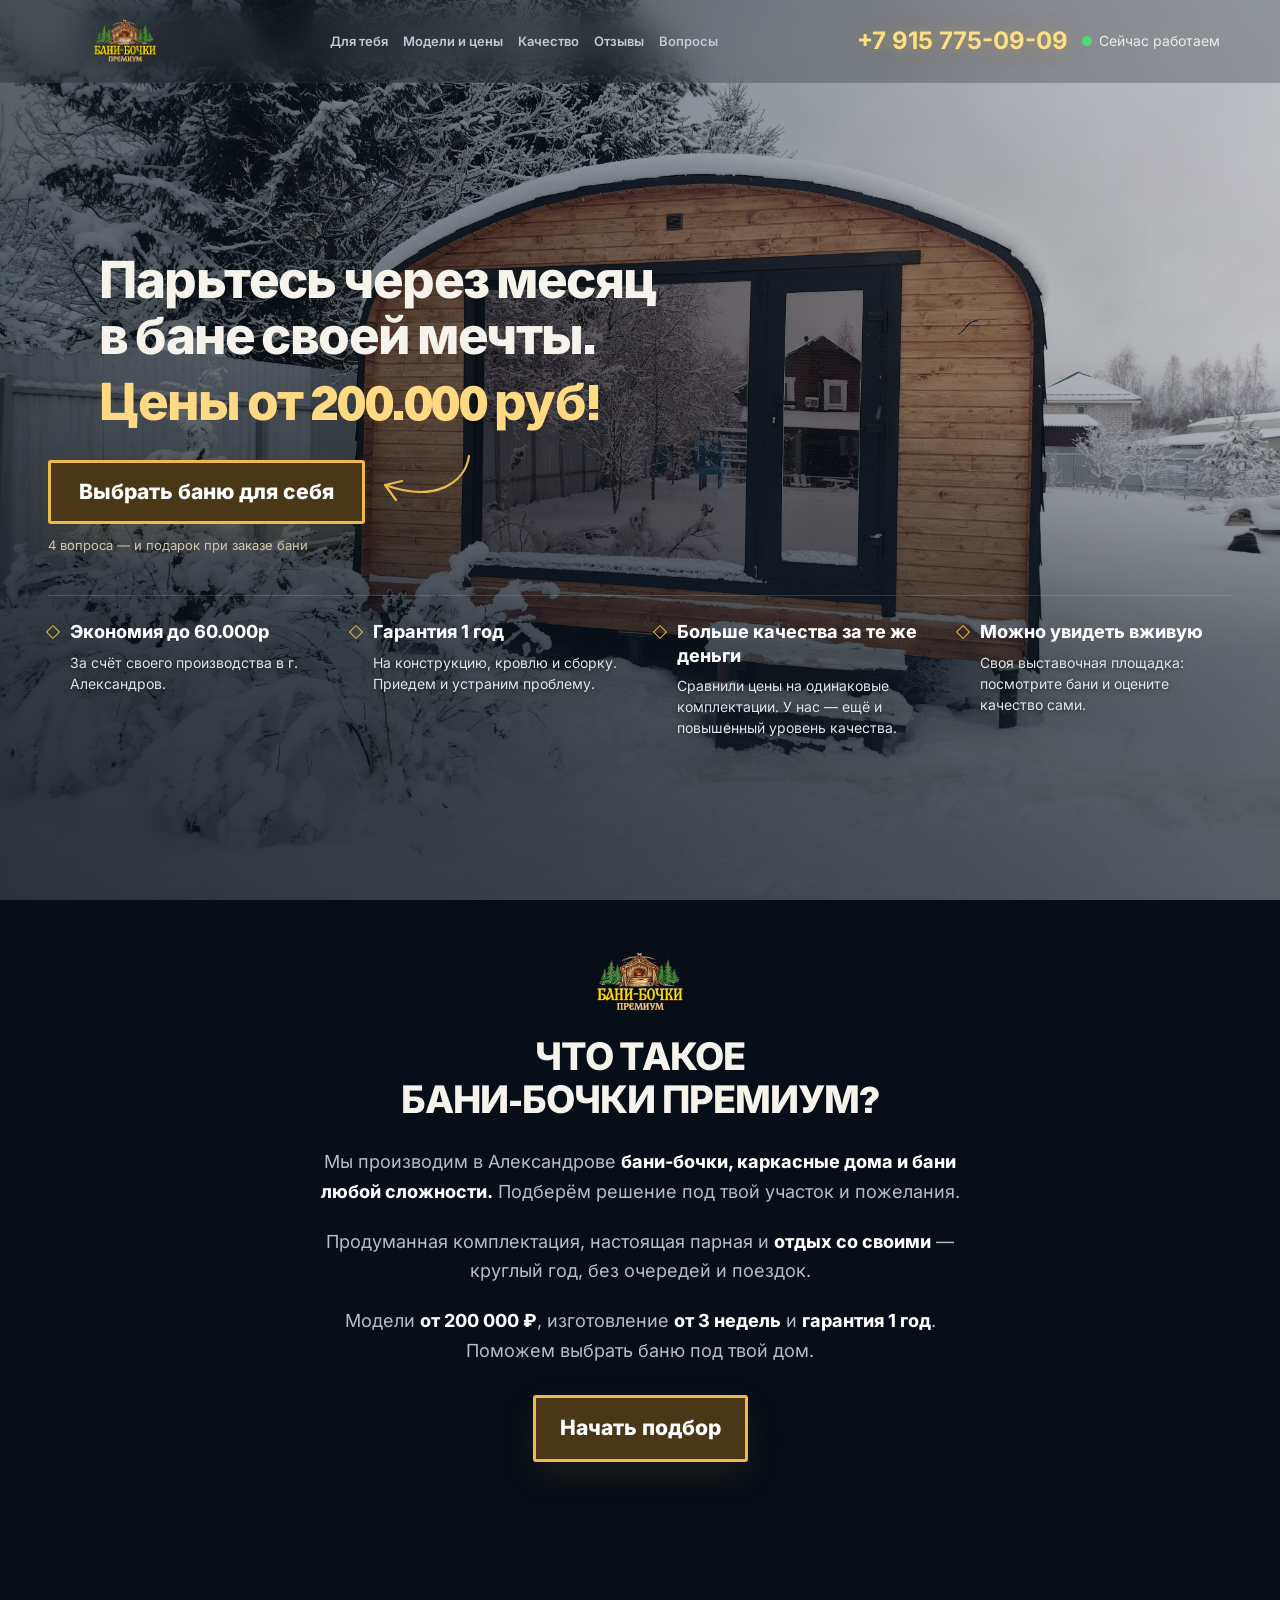
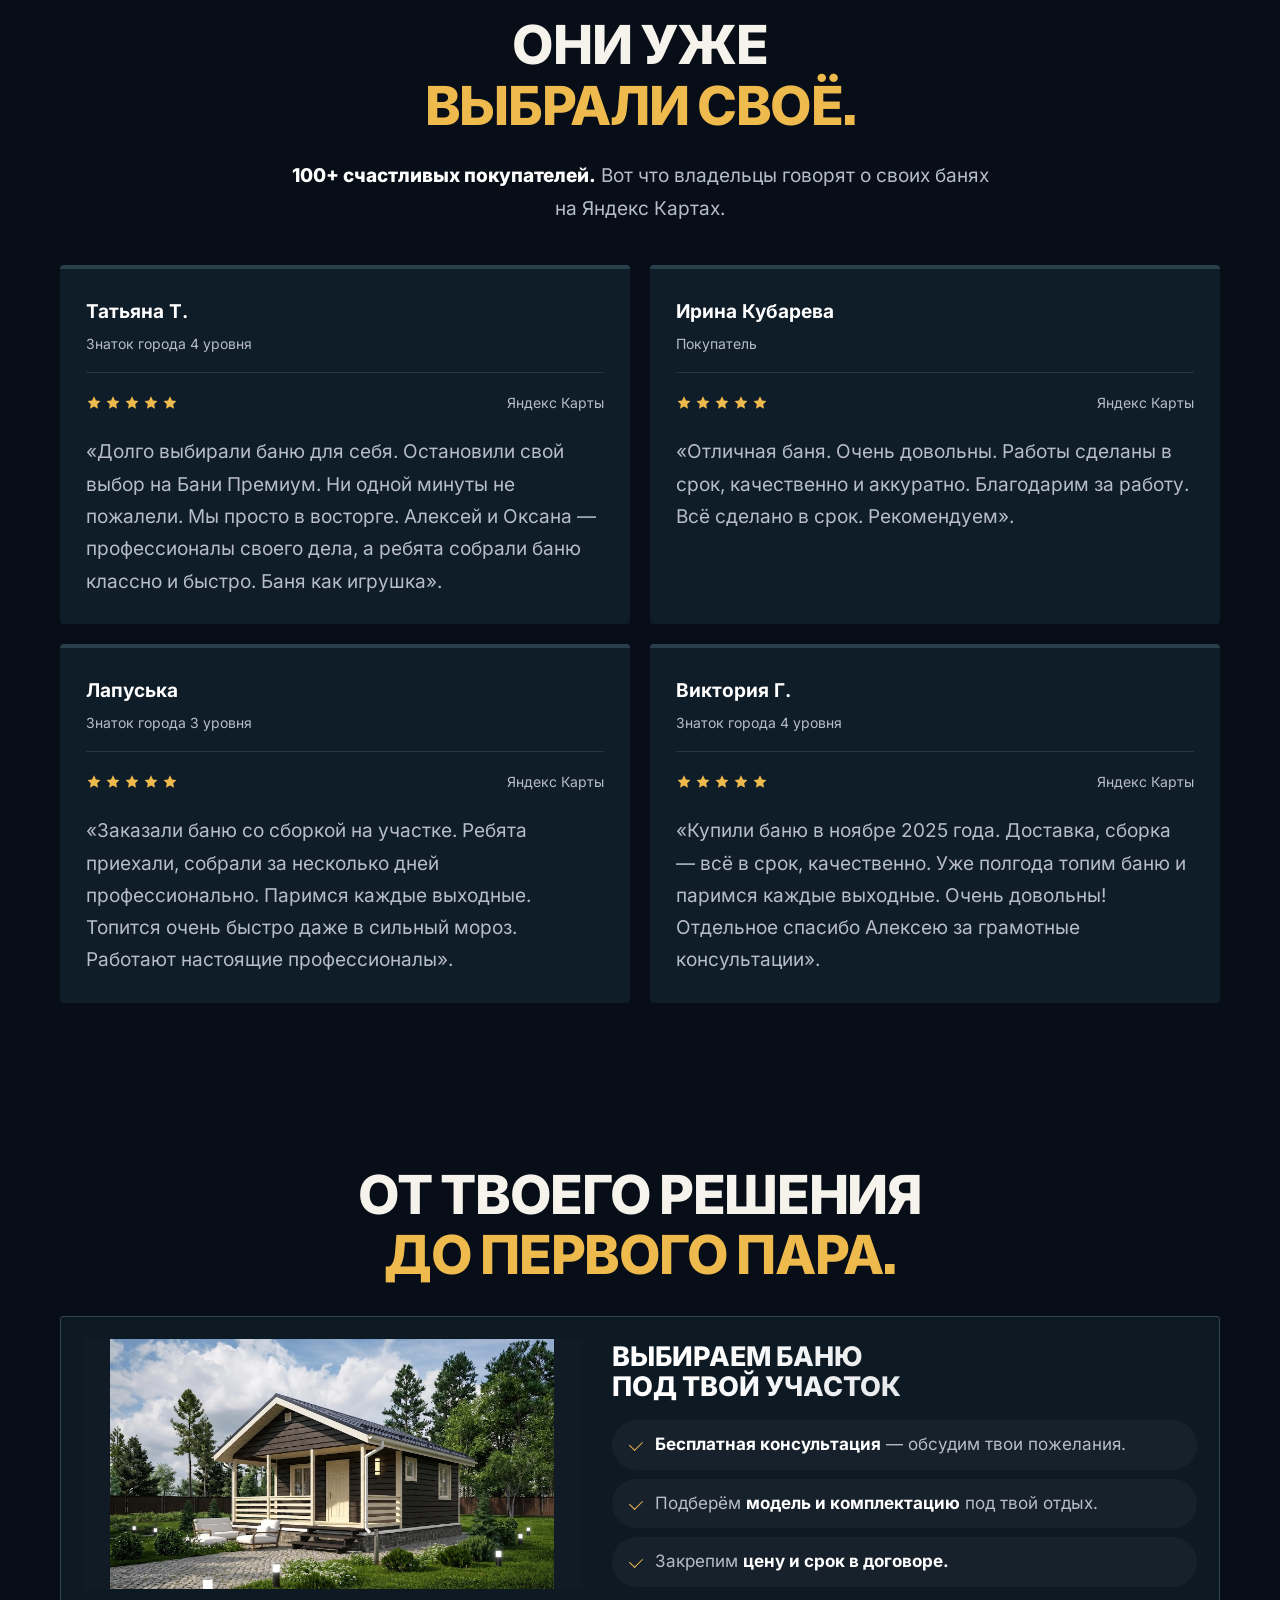
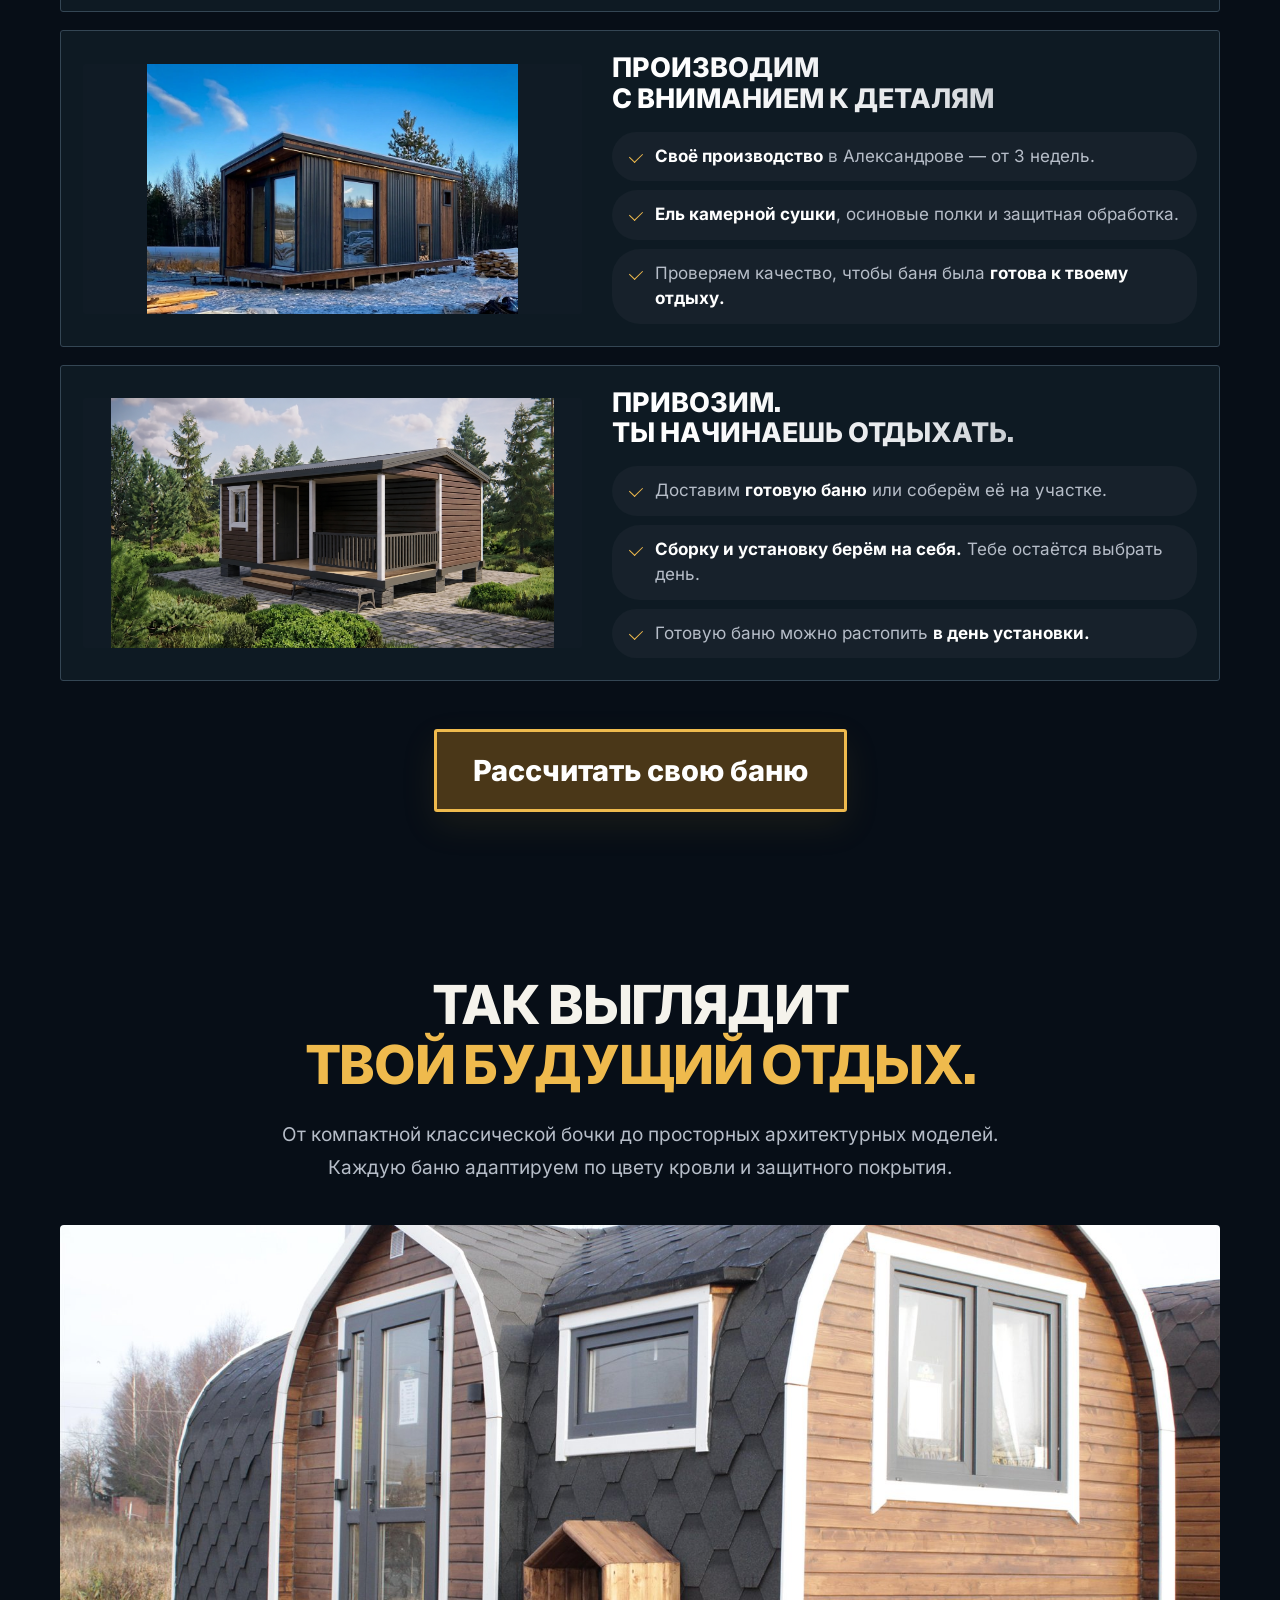
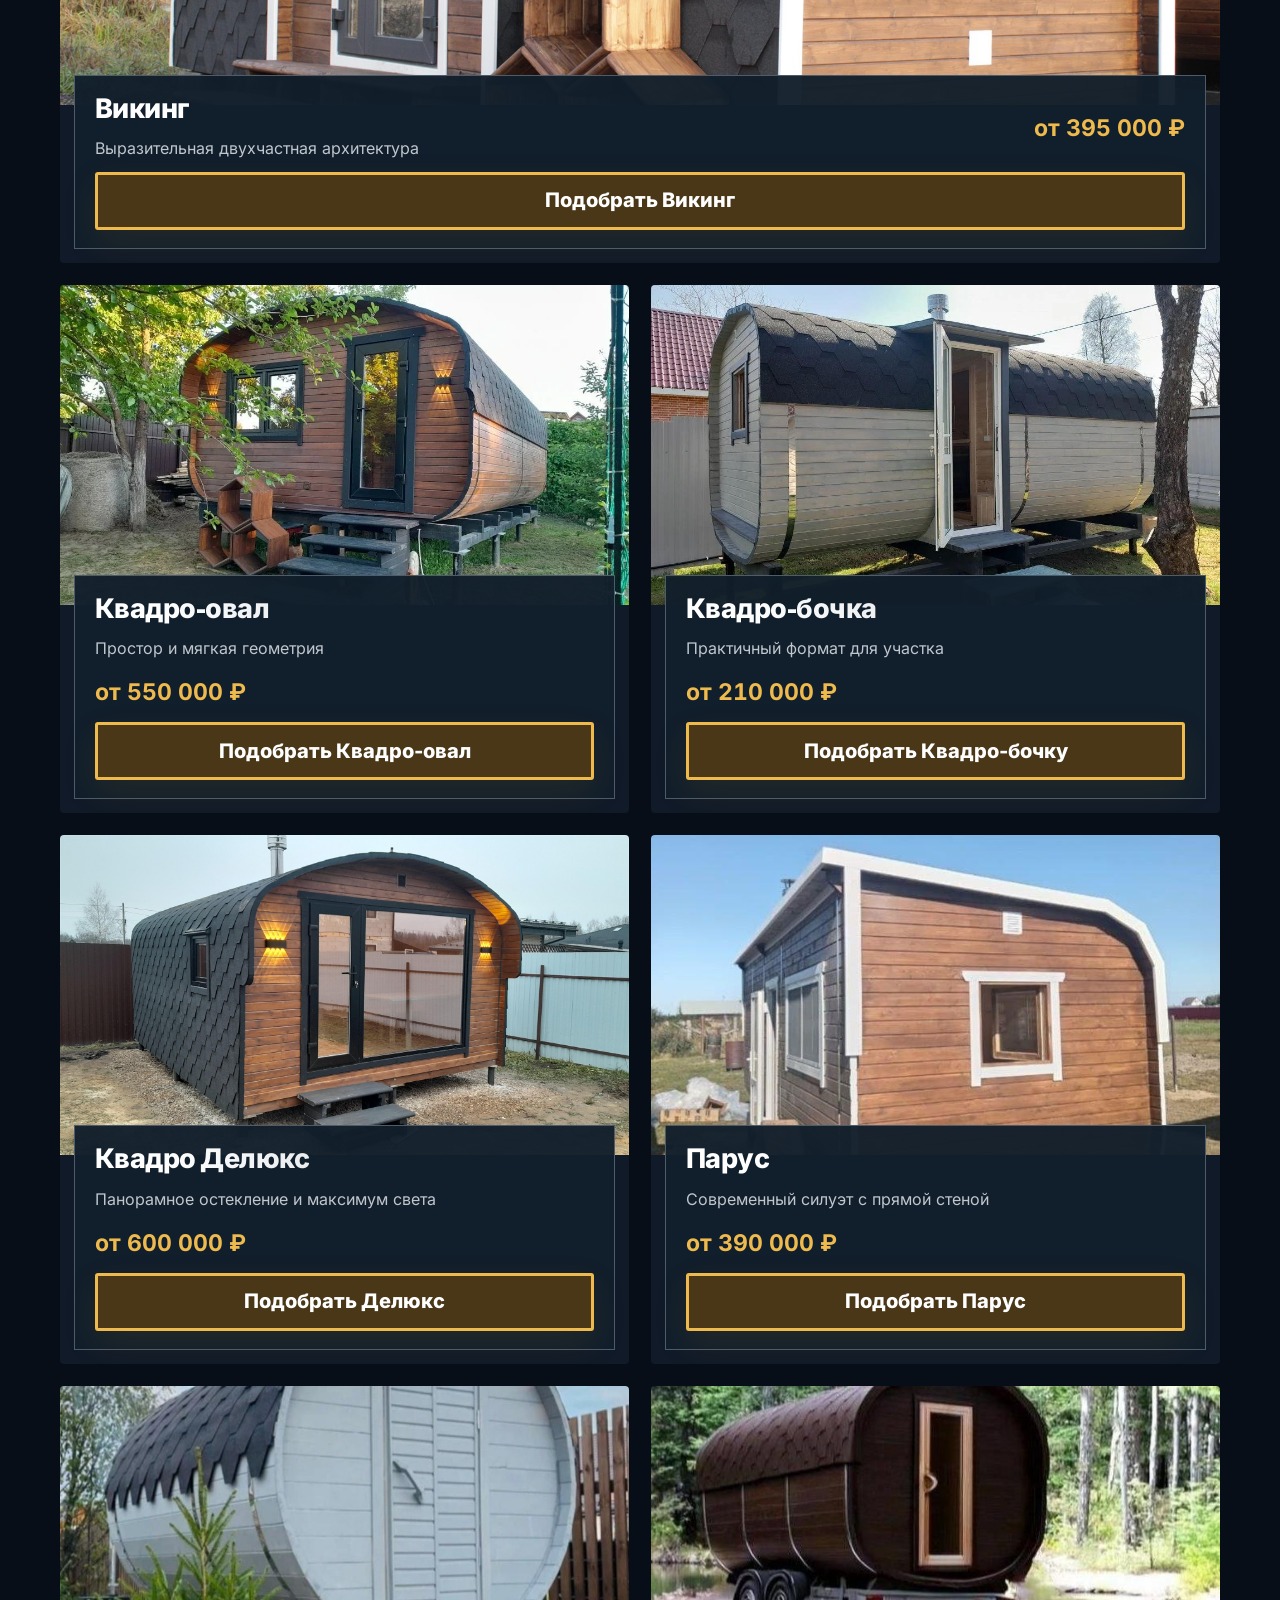
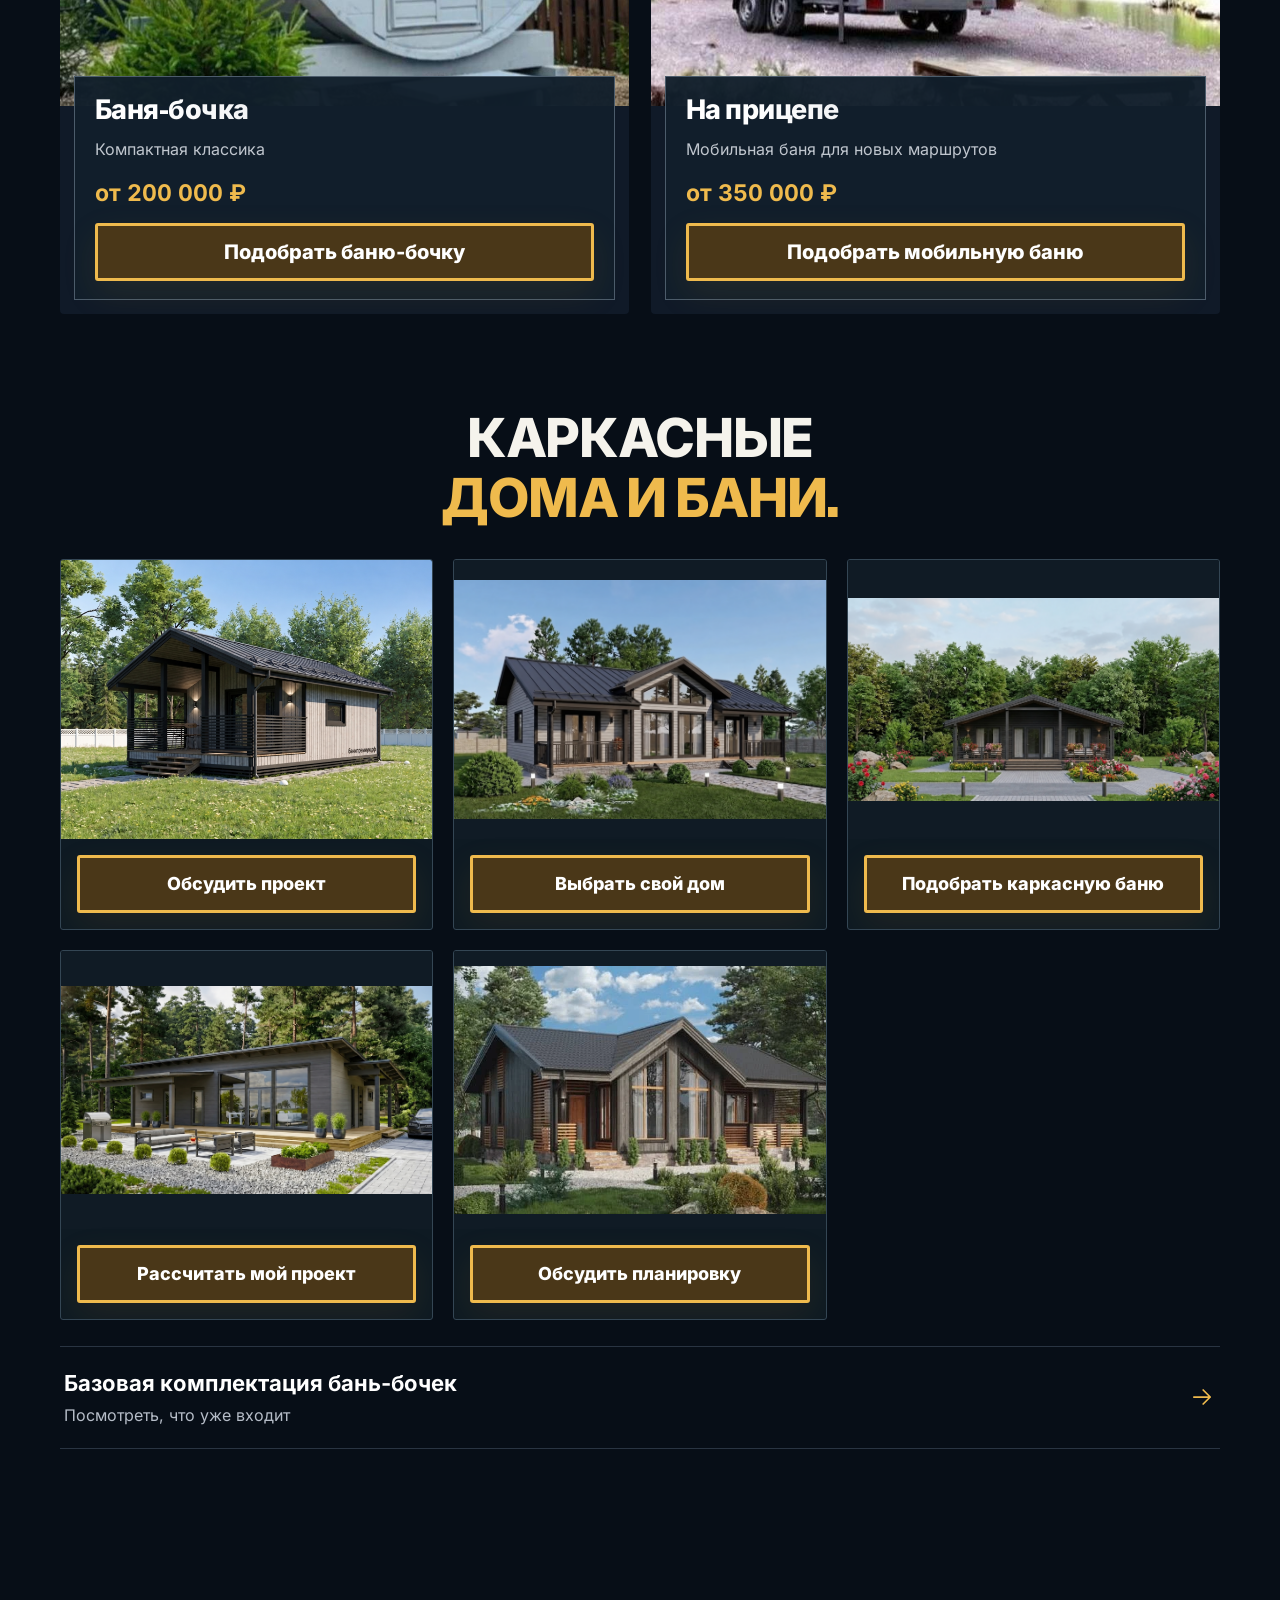
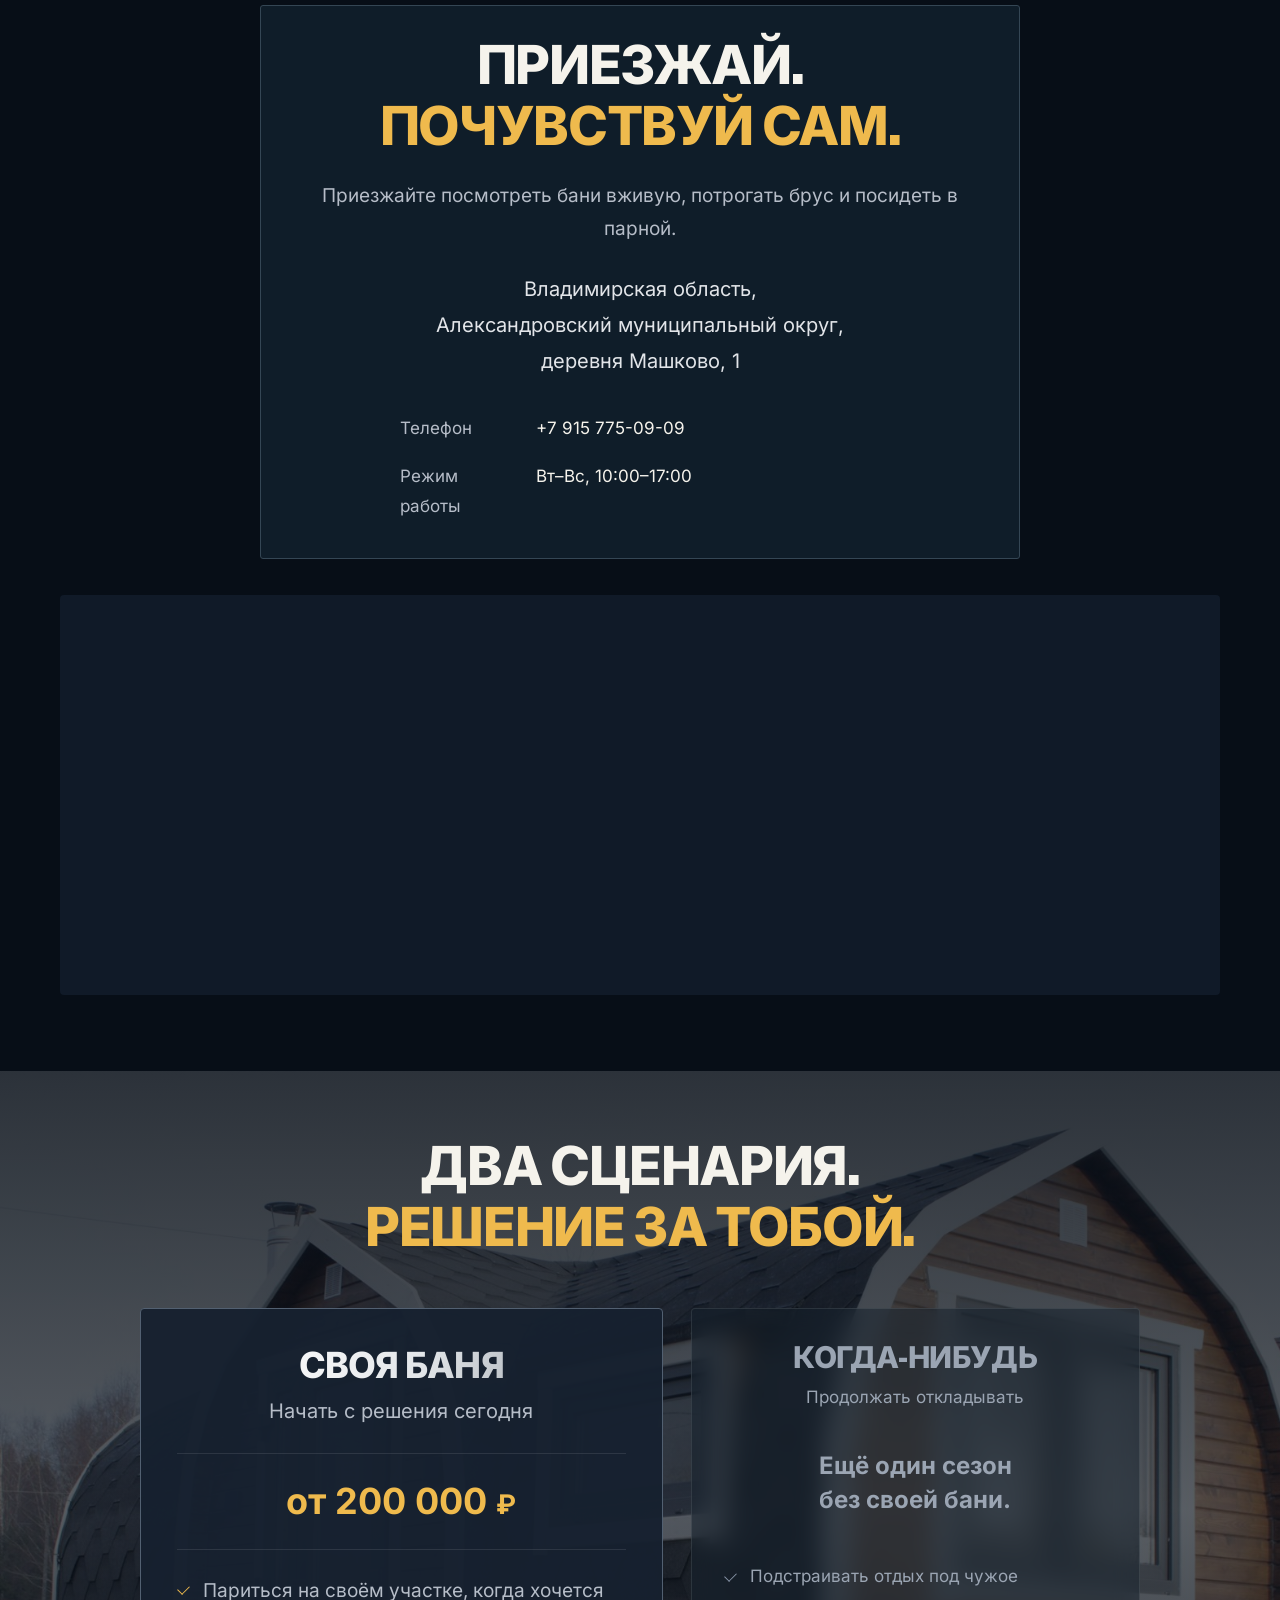
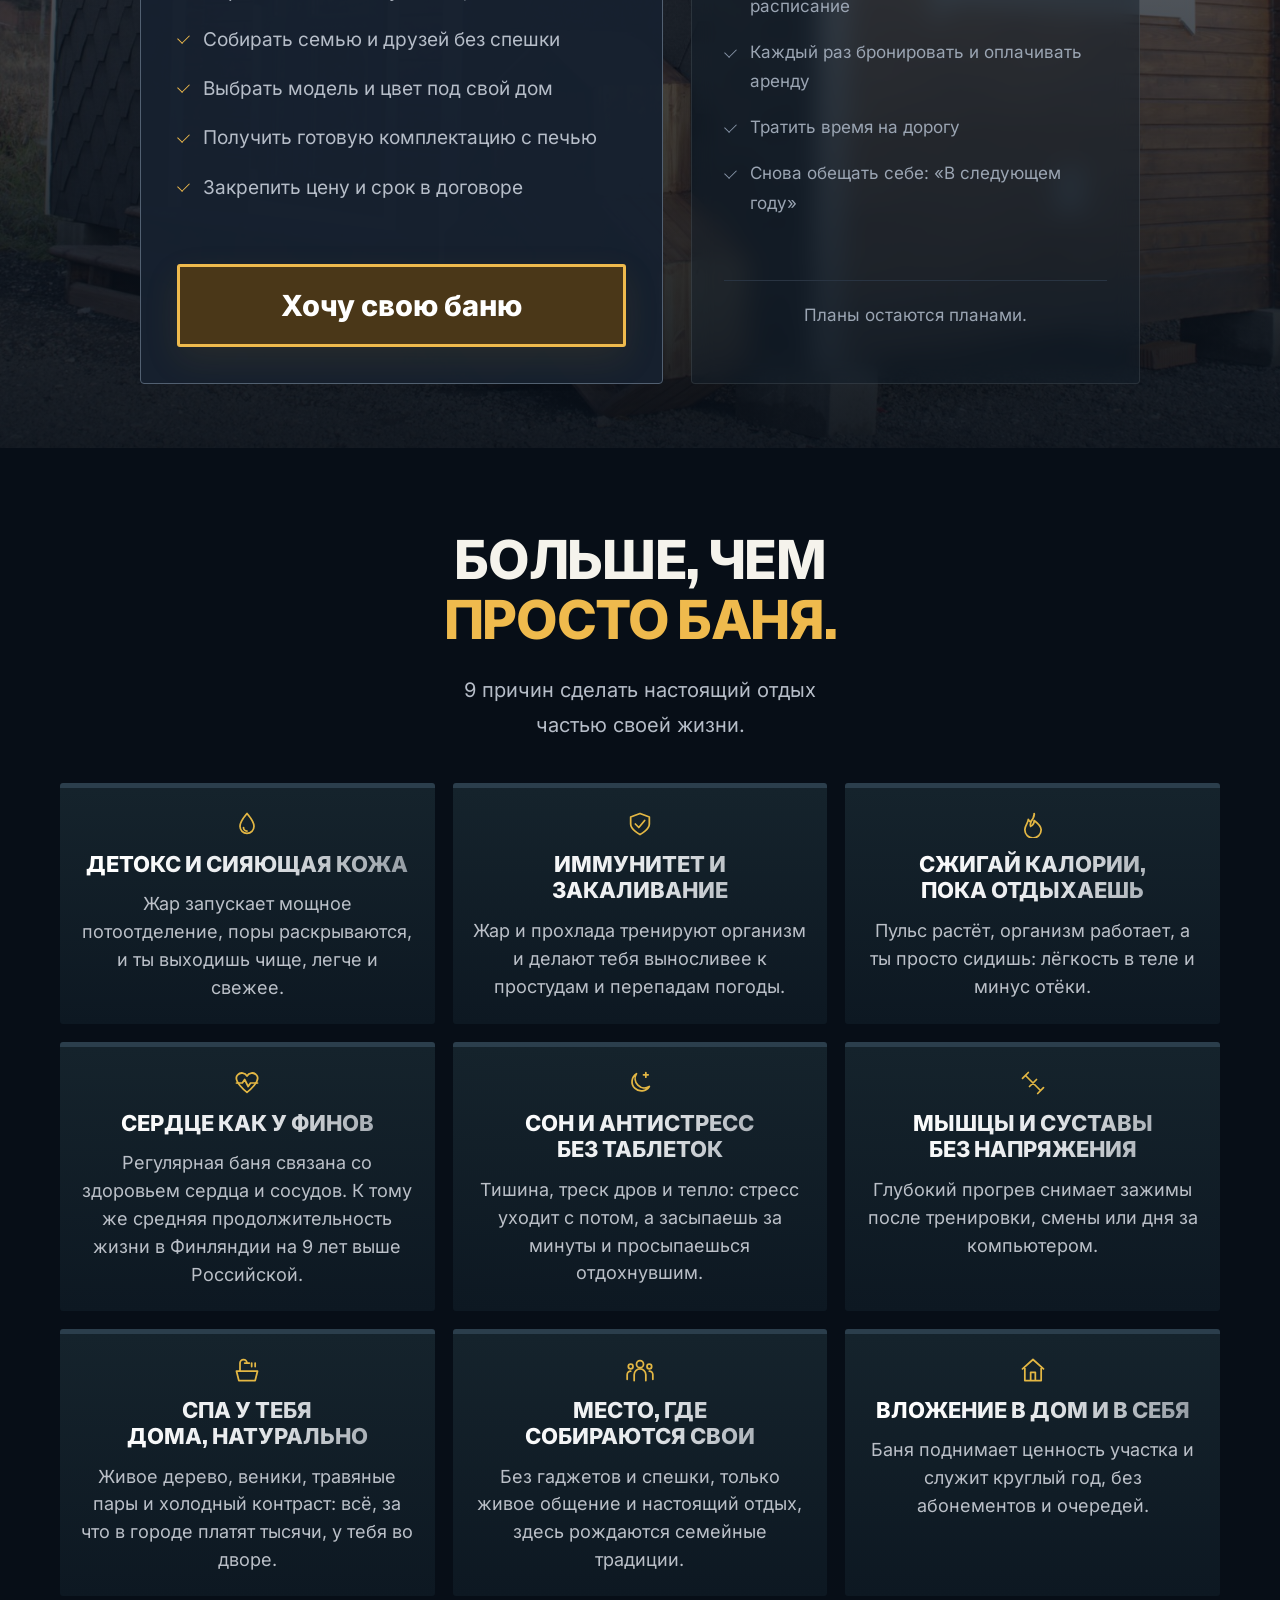
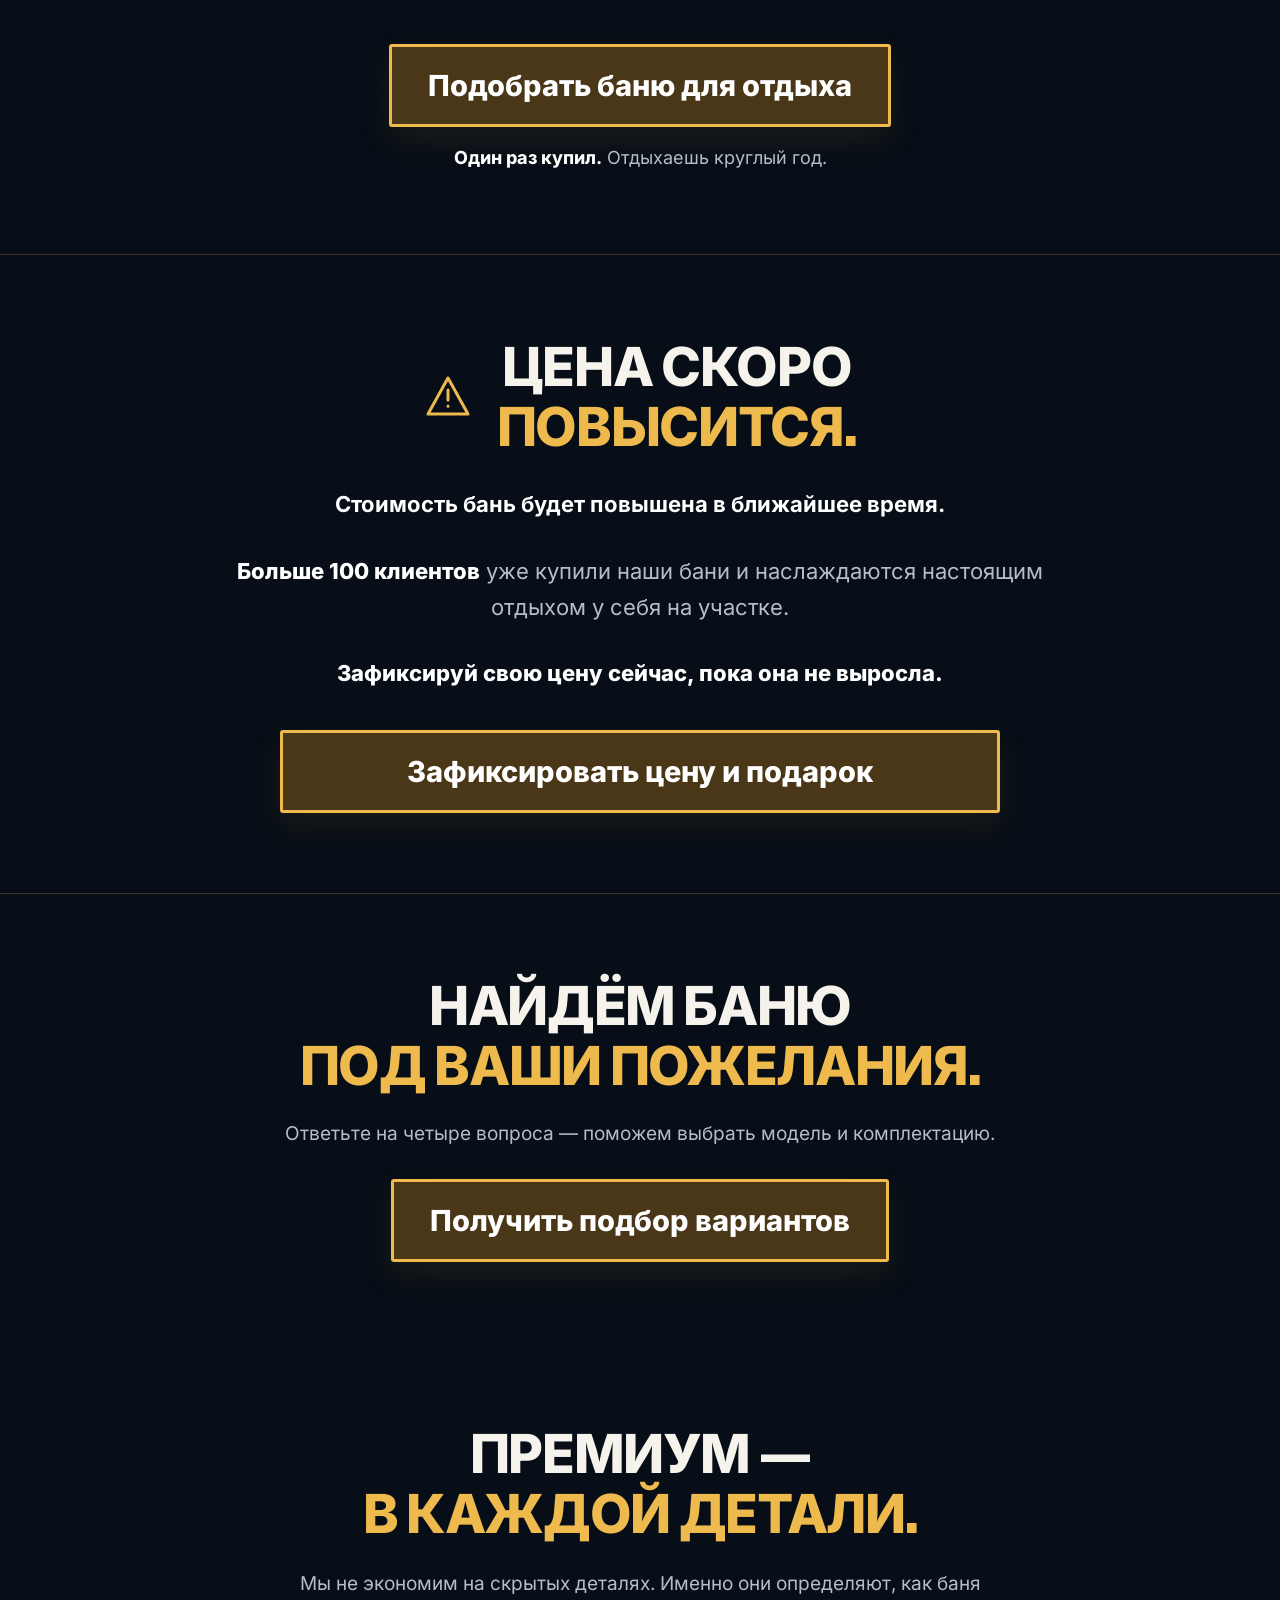
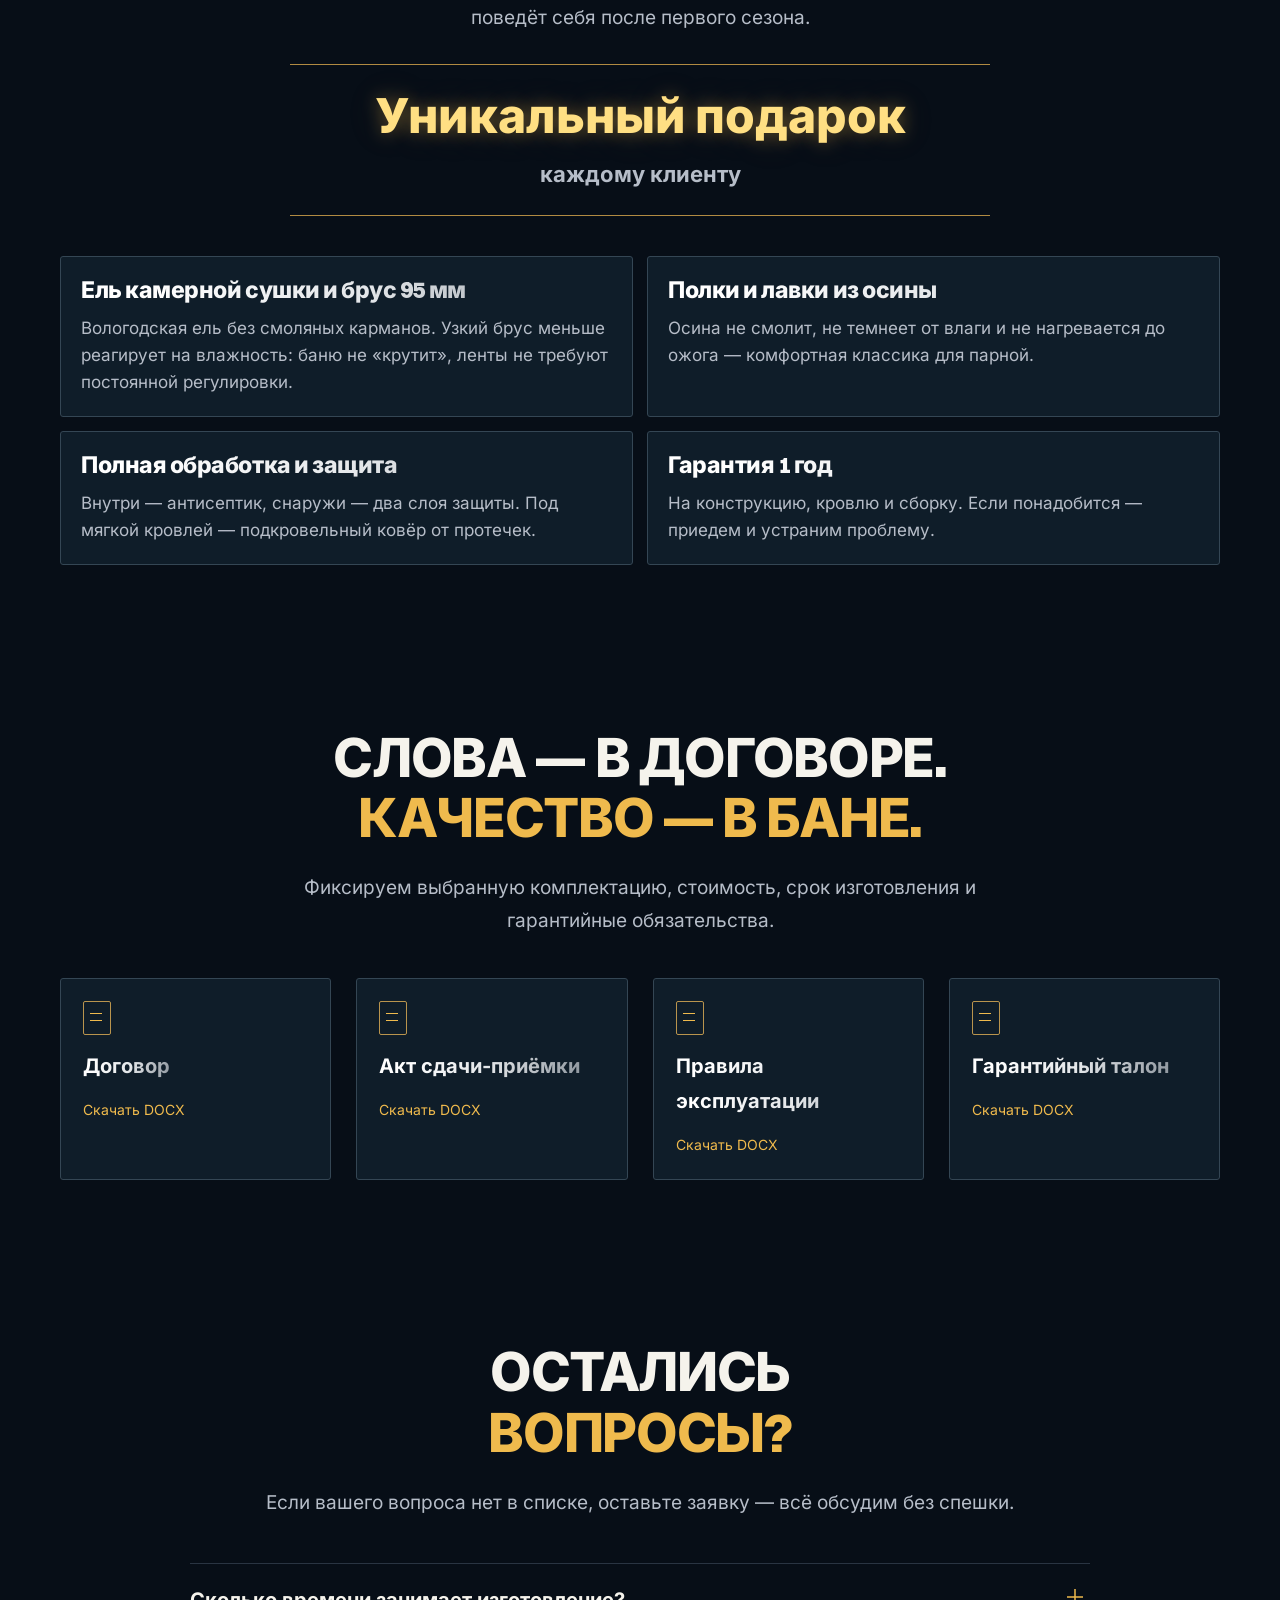
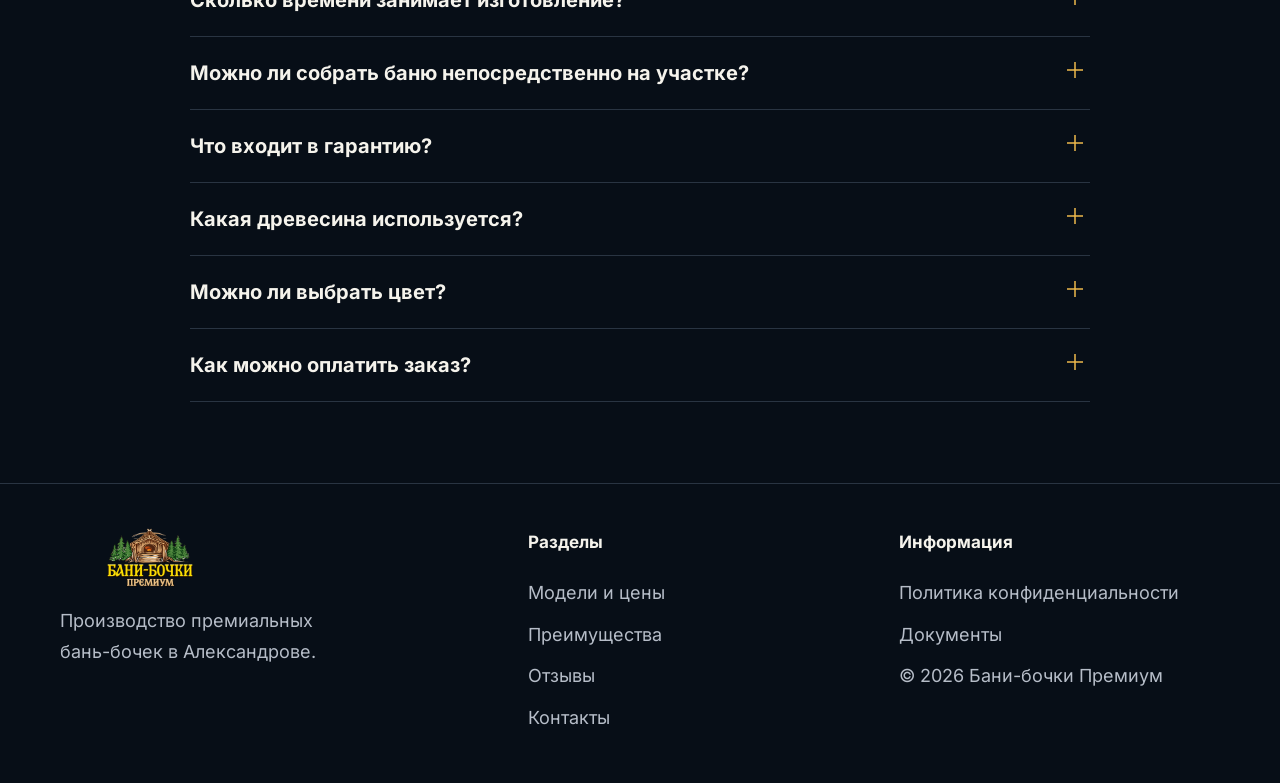
<file: index.html>
<!doctype html>
<html lang="ru">
<head>
  <meta charset="UTF-8">
  <meta name="viewport" content="width=device-width, initial-scale=1.0">
  <title>Бани-бочки Премиум — производство в Александрове</title>
  <meta name="description" content="Премиальные бани-бочки из ели камерной сушки. Производство в Александрове. Гарантия 1 год, изготовление от 3 недель.">
  <meta name="theme-color" content="#070e17">
  <meta property="og:title" content="Бани-бочки Премиум">
  <meta property="og:description" content="Производим бани, в которых хочется остаться. Ель камерной сушки, продуманная комплектация и гарантия 1 год.">
  <meta property="og:type" content="website">
  <meta property="og:url" content="https://prodetine.github.io/banipremium/">
  <meta property="og:image" content="https://prodetine.github.io/banipremium/assets/hero-deluxe.jpg">
  <link rel="icon" href="assets/logo-transparent.png" type="image/png">
  <link rel="preload" href="assets/fonts/inter-cyrillic.woff2" as="font" type="font/woff2" crossorigin>
  <link rel="stylesheet" href="assets/fonts/fonts.css?v=20261007d">
  <link rel="stylesheet" href="styles-trw.css?v=20261027e">
</head>
<body>
<a class="skip-link" href="#main">К содержанию</a>
<header class="site-header" id="top"><div class="container header-inner">
  <a class="brand" href="#top" aria-label="Бани-бочки Премиум — на главную"><img src="assets/logo-transparent.png" alt="Бани-бочки Премиум" width="180" height="60"></a>
  <button class="menu-toggle" type="button" aria-expanded="false" aria-controls="main-nav">Меню</button>
  <nav class="main-nav" id="main-nav" aria-label="Основная навигация"><a href="#benefits">Для тебя</a><a href="#catalog">Модели и цены</a><a href="#advantages">Качество</a><a href="#reviews">Отзывы</a><a href="#faq">Вопросы</a></nav>
  <div class="header-contact"><a class="header-phone" href="tel:+79157750909">+7 915 775-09-09</a><span class="working-status"><i aria-hidden="true"></i>Сейчас работаем</span></div>
</div></header>
<main id="main">
<section class="hero hero-selection" aria-labelledby="hero-title">
  <img class="selection-photo" src="assets/hero-deluxe.jpg" alt="" width="4000" height="3000" fetchpriority="high">
  <div class="container selection-content">
    <h1 id="hero-title">Парьтесь через месяц<br>в бане своей мечты.<br><em>Цены от 200.000 руб!</em></h1>
    <ul class="selection-benefits">
      <li><strong>Экономия до 60.000р</strong><span>За счёт своего производства в г. Александров.</span></li>
      <li><strong>Гарантия 1 год</strong><span>На конструкцию, кровлю и сборку. Приедем и устраним проблему.</span></li>
      <li><strong>Больше качества за те же деньги</strong><span>Сравнили цены на одинаковые комплектации. У нас — ещё и повышенный уровень качества.</span></li>
      <li><strong>Можно увидеть вживую</strong><span>Своя выставочная площадка: посмотрите бани и оцените качество сами.</span></li>
    </ul>
    <div class="selection-action"><div class="selection-button-wrap"><a class="button" href="quiz.html">Выбрать баню для себя</a><svg class="selection-arrow" viewBox="0 0 100 64" width="100" height="64" fill="none" stroke="currentColor" stroke-width="2.2" stroke-linecap="round" stroke-linejoin="round" aria-hidden="true"><path d="M92 6C88 33 58 53 8 35m0 0 17-4M8 35l11 15"/></svg></div><p>4 вопроса — и подарок при заказе бани</p></div>
  </div>
</section>
<section class="section brand-intro" aria-labelledby="about-title"><div class="container">
  <img src="assets/logo-transparent.png" alt="" width="180" height="60" loading="lazy">
  <h2 id="about-title">ЧТО ТАКОЕ<br>БАНИ-БОЧКИ ПРЕМИУМ?</h2>
  <p>Мы производим в Александрове <strong>бани-бочки, каркасные дома и бани любой сложности.</strong> Подберём решение под твой участок и пожелания.</p>
  <p>Продуманная комплектация, настоящая парная и <strong>отдых со своими</strong> — круглый год, без очередей и поездок.</p>
  <p>Модели <strong>от 200 000 ₽</strong>, изготовление <strong>от 3 недель</strong> и <strong>гарантия 1 год</strong>. Поможем выбрать баню под твой дом.</p>
  <a class="button" href="quiz.html">Начать подбор</a>
</div></section>
<section class="section reviews" id="reviews">
      <div class="container">
        <div class="section-heading"><div><h2>ОНИ УЖЕ<br><em>ВЫБРАЛИ СВОЁ.</em></h2></div><p><strong>100+ счастливых покупателей.</strong> Вот что владельцы говорят о своих банях на Яндекс Картах.</p></div>
        <div class="reviews-track" id="reviews-track" tabindex="0" aria-label="Отзывы покупателей">
          <article class="review-card"><a href="https://yandex.ru/maps/user/r36uur2uudp9m83pemyaw59unw" target="_blank" rel="noopener"><strong>Татьяна Т.</strong><small>Знаток города 4 уровня</small></a><div class="review-top"><span class="review-stars" aria-label="5 из 5"><svg viewBox="0 0 24 24" width="16" height="16" fill="currentColor" aria-hidden="true"><path d="m12 2 3 6.1 6.7 1-4.9 4.7 1.2 6.7-6-3.2-6 3.2 1.2-6.7L2.3 9.1l6.7-1L12 2Z"/></svg><svg viewBox="0 0 24 24" width="16" height="16" fill="currentColor" aria-hidden="true"><path d="m12 2 3 6.1 6.7 1-4.9 4.7 1.2 6.7-6-3.2-6 3.2 1.2-6.7L2.3 9.1l6.7-1L12 2Z"/></svg><svg viewBox="0 0 24 24" width="16" height="16" fill="currentColor" aria-hidden="true"><path d="m12 2 3 6.1 6.7 1-4.9 4.7 1.2 6.7-6-3.2-6 3.2 1.2-6.7L2.3 9.1l6.7-1L12 2Z"/></svg><svg viewBox="0 0 24 24" width="16" height="16" fill="currentColor" aria-hidden="true"><path d="m12 2 3 6.1 6.7 1-4.9 4.7 1.2 6.7-6-3.2-6 3.2 1.2-6.7L2.3 9.1l6.7-1L12 2Z"/></svg><svg viewBox="0 0 24 24" width="16" height="16" fill="currentColor" aria-hidden="true"><path d="m12 2 3 6.1 6.7 1-4.9 4.7 1.2 6.7-6-3.2-6 3.2 1.2-6.7L2.3 9.1l6.7-1L12 2Z"/></svg></span><span>Яндекс Карты</span></div><blockquote>«Долго выбирали баню для себя. Остановили свой выбор на Бани Премиум. Ни одной минуты не пожалели. Мы просто в восторге. Алексей и Оксана — профессионалы своего дела, а ребята собрали баню классно и быстро. Баня как игрушка».</blockquote></article>
          <article class="review-card"><a href="https://yandex.ru/maps/user/3hn6x4hma23pxzuruyyp9jdtur" target="_blank" rel="noopener"><strong>Ирина Кубарева</strong><small>Покупатель</small></a><div class="review-top"><span class="review-stars" aria-label="5 из 5"><svg viewBox="0 0 24 24" width="16" height="16" fill="currentColor" aria-hidden="true"><path d="m12 2 3 6.1 6.7 1-4.9 4.7 1.2 6.7-6-3.2-6 3.2 1.2-6.7L2.3 9.1l6.7-1L12 2Z"/></svg><svg viewBox="0 0 24 24" width="16" height="16" fill="currentColor" aria-hidden="true"><path d="m12 2 3 6.1 6.7 1-4.9 4.7 1.2 6.7-6-3.2-6 3.2 1.2-6.7L2.3 9.1l6.7-1L12 2Z"/></svg><svg viewBox="0 0 24 24" width="16" height="16" fill="currentColor" aria-hidden="true"><path d="m12 2 3 6.1 6.7 1-4.9 4.7 1.2 6.7-6-3.2-6 3.2 1.2-6.7L2.3 9.1l6.7-1L12 2Z"/></svg><svg viewBox="0 0 24 24" width="16" height="16" fill="currentColor" aria-hidden="true"><path d="m12 2 3 6.1 6.7 1-4.9 4.7 1.2 6.7-6-3.2-6 3.2 1.2-6.7L2.3 9.1l6.7-1L12 2Z"/></svg><svg viewBox="0 0 24 24" width="16" height="16" fill="currentColor" aria-hidden="true"><path d="m12 2 3 6.1 6.7 1-4.9 4.7 1.2 6.7-6-3.2-6 3.2 1.2-6.7L2.3 9.1l6.7-1L12 2Z"/></svg></span><span>Яндекс Карты</span></div><blockquote>«Отличная баня. Очень довольны. Работы сделаны в срок, качественно и аккуратно. Благодарим за работу. Всё сделано в срок. Рекомендуем».</blockquote></article>
          <article class="review-card"><a href="https://yandex.ru/maps/user/31q49k7nmx63cthxn8d754a3p0" target="_blank" rel="noopener"><strong>Лапуська</strong><small>Знаток города 3 уровня</small></a><div class="review-top"><span class="review-stars" aria-label="5 из 5"><svg viewBox="0 0 24 24" width="16" height="16" fill="currentColor" aria-hidden="true"><path d="m12 2 3 6.1 6.7 1-4.9 4.7 1.2 6.7-6-3.2-6 3.2 1.2-6.7L2.3 9.1l6.7-1L12 2Z"/></svg><svg viewBox="0 0 24 24" width="16" height="16" fill="currentColor" aria-hidden="true"><path d="m12 2 3 6.1 6.7 1-4.9 4.7 1.2 6.7-6-3.2-6 3.2 1.2-6.7L2.3 9.1l6.7-1L12 2Z"/></svg><svg viewBox="0 0 24 24" width="16" height="16" fill="currentColor" aria-hidden="true"><path d="m12 2 3 6.1 6.7 1-4.9 4.7 1.2 6.7-6-3.2-6 3.2 1.2-6.7L2.3 9.1l6.7-1L12 2Z"/></svg><svg viewBox="0 0 24 24" width="16" height="16" fill="currentColor" aria-hidden="true"><path d="m12 2 3 6.1 6.7 1-4.9 4.7 1.2 6.7-6-3.2-6 3.2 1.2-6.7L2.3 9.1l6.7-1L12 2Z"/></svg><svg viewBox="0 0 24 24" width="16" height="16" fill="currentColor" aria-hidden="true"><path d="m12 2 3 6.1 6.7 1-4.9 4.7 1.2 6.7-6-3.2-6 3.2 1.2-6.7L2.3 9.1l6.7-1L12 2Z"/></svg></span><span>Яндекс Карты</span></div><blockquote>«Заказали баню со сборкой на участке. Ребята приехали, собрали за несколько дней профессионально. Паримся каждые выходные. Топится очень быстро даже в сильный мороз. Работают настоящие профессионалы».</blockquote></article>
          <article class="review-card"><a href="https://yandex.ru/maps/user/rfznec0xqg8h744g6x9df82270" target="_blank" rel="noopener"><strong>Виктория Г.</strong><small>Знаток города 4 уровня</small></a><div class="review-top"><span class="review-stars" aria-label="5 из 5"><svg viewBox="0 0 24 24" width="16" height="16" fill="currentColor" aria-hidden="true"><path d="m12 2 3 6.1 6.7 1-4.9 4.7 1.2 6.7-6-3.2-6 3.2 1.2-6.7L2.3 9.1l6.7-1L12 2Z"/></svg><svg viewBox="0 0 24 24" width="16" height="16" fill="currentColor" aria-hidden="true"><path d="m12 2 3 6.1 6.7 1-4.9 4.7 1.2 6.7-6-3.2-6 3.2 1.2-6.7L2.3 9.1l6.7-1L12 2Z"/></svg><svg viewBox="0 0 24 24" width="16" height="16" fill="currentColor" aria-hidden="true"><path d="m12 2 3 6.1 6.7 1-4.9 4.7 1.2 6.7-6-3.2-6 3.2 1.2-6.7L2.3 9.1l6.7-1L12 2Z"/></svg><svg viewBox="0 0 24 24" width="16" height="16" fill="currentColor" aria-hidden="true"><path d="m12 2 3 6.1 6.7 1-4.9 4.7 1.2 6.7-6-3.2-6 3.2 1.2-6.7L2.3 9.1l6.7-1L12 2Z"/></svg><svg viewBox="0 0 24 24" width="16" height="16" fill="currentColor" aria-hidden="true"><path d="m12 2 3 6.1 6.7 1-4.9 4.7 1.2 6.7-6-3.2-6 3.2 1.2-6.7L2.3 9.1l6.7-1L12 2Z"/></svg></span><span>Яндекс Карты</span></div><blockquote>«Купили баню в ноябре 2025 года. Доставка, сборка — всё в срок, качественно. Уже полгода топим баню и паримся каждые выходные. Очень довольны! Отдельное спасибо Алексею за грамотные консультации».</blockquote></article>
        </div>
      <div class="reviews-controls" aria-label="Листание отзывов"><button type="button" class="review-prev" aria-label="Предыдущий отзыв" aria-controls="reviews-track"><svg viewBox="0 0 24 24" width="24" height="24" fill="none" stroke="currentColor" stroke-width="1.5" aria-hidden="true"><path d="M20 12H4m6-6-6 6 6 6"/></svg></button><span class="review-position" aria-live="polite" aria-atomic="true">1 из 4</span><button type="button" class="review-next" aria-label="Следующий отзыв" aria-controls="reviews-track"><svg viewBox="0 0 24 24" width="24" height="24" fill="none" stroke="currentColor" stroke-width="1.5" aria-hidden="true"><path d="M4 12h16m-6-6 6 6-6 6"/></svg></button></div>
</div>
    </section>
<section class="section journey" id="lifestyle"><div class="container">
  <h2 class="center-heading">ОТ ТВОЕГО РЕШЕНИЯ<br><em>ДО ПЕРВОГО ПАРА.</em></h2>
  <div class="journey-list">
    <article class="journey-row"><img src="assets/frame-project-4.png" alt="Каркасный проект для загородного участка" width="1670" height="941" loading="lazy"><div class="journey-copy"><h3>ВЫБИРАЕМ БАНЮ<br>ПОД ТВОЙ УЧАСТОК</h3><ul><li><strong>Бесплатная консультация</strong> — обсудим твои пожелания.</li><li>Подберём <strong>модель и комплектацию</strong> под твой отдых.</li><li>Закрепим <strong>цену и срок в договоре.</strong></li></ul></div></article>
    <article class="journey-row"><img src="assets/frame-project-5.png" alt="Каркасный проект для загородного участка" width="1024" height="690" loading="lazy"><div class="journey-copy"><h3>ПРОИЗВОДИМ<br>С ВНИМАНИЕМ К ДЕТАЛЯМ</h3><ul><li><strong>Своё производство</strong> в Александрове — от 3 недель.</li><li><strong>Ель камерной сушки</strong>, осиновые полки и защитная обработка.</li><li>Проверяем качество, чтобы баня была <strong>готова к твоему отдыху.</strong></li></ul></div></article>
    <article class="journey-row"><img src="assets/frame-project-3.png" alt="Каркасный проект для загородного участка" width="1670" height="942" loading="lazy"><div class="journey-copy"><h3>ПРИВОЗИМ.<br>ТЫ НАЧИНАЕШЬ ОТДЫХАТЬ.</h3><ul><li>Доставим <strong>готовую баню</strong> или соберём её на участке.</li><li><strong>Сборку и установку берём на себя.</strong> Тебе остаётся выбрать день.</li><li>Готовую баню можно растопить <strong>в день установки.</strong></li></ul></div></article>
  </div>
  <div class="section-action"><a class="button" href="quiz.html">Рассчитать свою баню</a></div>
</div></section>
<section class="section catalog" id="catalog">
      <div class="container">
        <div class="section-heading">
          <div>

            <h2>ТАК ВЫГЛЯДИТ<br><em>ТВОЙ БУДУЩИЙ ОТДЫХ.</em></h2>
          </div>
          <p>От компактной классической бочки до просторных архитектурных моделей. Каждую баню адаптируем по цвету кровли и защитного покрытия.</p>
        </div>
        <div class="catalog-grid">
          <article class="model-card model-card-wide">
            <img src="assets/viking.jpg" alt="Баня Викинг" width="1800" height="1200" loading="lazy">
            <div class="model-overlay">
              <span class="model-number">01</span>
              <div><h3>Викинг</h3><p>Выразительная двухчастная архитектура</p></div>
              <strong>от 395 000 ₽</strong><a class="button model-request" href="quiz.html">Подобрать Викинг</a>
            </div>
          </article>
          <article class="model-card">
            <img src="assets/quadro-oval.jpg" alt="Баня Квадро-овал" width="1020" height="574" loading="lazy">
            <div class="model-overlay"><span class="model-number">02</span><div><h3>Квадро-овал</h3><p>Простор и мягкая геометрия</p></div><strong>от 550 000 ₽</strong><a class="button model-request" href="quiz.html">Подобрать Квадро-овал</a></div>
          </article>
          <article class="model-card">
            <img src="assets/quadro-bochka.jpg" alt="Баня Квадро-бочка" width="1020" height="574" loading="lazy">
            <div class="model-overlay"><span class="model-number">03</span><div><h3>Квадро-бочка</h3><p>Практичный формат для участка</p></div><strong>от 210 000 ₽</strong><a class="button model-request" href="quiz.html">Подобрать Квадро-бочку</a></div>
          </article>
          <article class="model-card">
            <img src="assets/quadro-deluxe.jpg" alt="Баня Квадро Делюкс" width="1800" height="1013" loading="lazy">
            <div class="model-overlay"><span class="model-number">04</span><div><h3>Квадро Делюкс</h3><p>Панорамное остекление и максимум света</p></div><strong>от 600 000 ₽</strong><a class="button model-request" href="quiz.html">Подобрать Делюкс</a></div>
          </article>
          <article class="model-card">
            <img src="assets/parus.jpg" alt="Баня Парус" width="709" height="927" loading="lazy">
            <div class="model-overlay"><span class="model-number">05</span><div><h3>Парус</h3><p>Современный силуэт с прямой стеной</p></div><strong>от 390 000 ₽</strong><a class="button model-request" href="quiz.html">Подобрать Парус</a></div>
          </article>
          <article class="model-card">
            <img src="assets/bochka.jpg" alt="Классическая баня-бочка" width="905" height="960" loading="lazy">
            <div class="model-overlay"><span class="model-number">06</span><div><h3>Баня-бочка</h3><p>Компактная классика</p></div><strong>от 200 000 ₽</strong><a class="button model-request" href="quiz.html">Подобрать баню-бочку</a></div>
          </article>
          <article class="model-card">
            <img src="assets/trailer.jpg" alt="Баня на прицепе" width="664" height="517" loading="lazy">
            <div class="model-overlay"><span class="model-number">07</span><div><h3>На прицепе</h3><p>Мобильная баня для новых маршрутов</p></div><strong>от 350 000 ₽</strong><a class="button model-request" href="quiz.html">Подобрать мобильную баню</a></div>
          </article>
        </div>
      </div>
    </section>
<section class="section frame-projects" id="frame-projects"><div class="container"><h2 class="center-heading">КАРКАСНЫЕ<br><em>ДОМА И БАНИ.</em></h2><div class="frame-projects-grid"><article class="frame-project"><img src="assets/frame-project-1.png" alt="Каркасный дом с террасой" width="1448" height="1086" loading="lazy"><a class="button" href="quiz.html">Обсудить проект</a></article><article class="frame-project"><img src="assets/frame-project-2.png" alt="Каркасный дом с террасой" width="1561" height="1008" loading="lazy"><a class="button" href="quiz.html">Выбрать свой дом</a></article><article class="frame-project"><img src="assets/frame-project-6.png" alt="Каркасный дом с террасой" width="1697" height="927" loading="lazy"><a class="button" href="quiz.html">Подобрать каркасную баню</a></article><article class="frame-project"><img src="assets/frame-project-7.png" alt="Каркасный дом с панорамными окнами" width="1678" height="937" loading="lazy"><a class="button" href="quiz.html">Рассчитать мой проект</a></article><article class="frame-project"><img src="assets/frame-project-8.png" alt="Каркасный дом с панорамными окнами" width="547" height="365" loading="lazy"><a class="button" href="quiz.html">Обсудить планировку</a></article></div>
<div class="equipment-teaser" id="equipment">
  <a class="equipment-link" href="equipment.html"><span><strong>Базовая комплектация бань-бочек</strong><small>Посмотреть, что уже входит</small></span><svg viewBox="0 0 24 24" width="28" height="28" fill="none" stroke="currentColor" stroke-width="1.5" stroke-linecap="round" stroke-linejoin="round" aria-hidden="true"><path d="M5 12h14m-6-6 6 6-6 6"/></svg></a>
</div></div></section>
<section class="contacts" id="contacts">
      <div class="container contacts-layout">
        <div class="contacts-info">

          <h2>ПРИЕЗЖАЙ.<br><em>ПОЧУВСТВУЙ САМ.</em></h2>
          <p>Приезжайте посмотреть бани вживую, потрогать брус и посидеть в парной.</p>
          <address>Владимирская область,<br>Александровский муниципальный округ,<br>деревня Машково, 1</address>
          <dl class="contact-list">
            <div><dt>Телефон</dt><dd><a href="tel:+79157750909">+7 915 775-09-09</a></dd></div>
            <div><dt>Режим работы</dt><dd>Вт–Вс, 10:00–17:00</dd></div>
          </dl>
        </div>
      <div class="map-frame" id="location"><iframe src="https://yandex.ru/map-widget/v1/?text=%D0%92%D0%BB%D0%B0%D0%B4%D0%B8%D0%BC%D0%B8%D1%80%D1%81%D0%BA%D0%B0%D1%8F%20%D0%BE%D0%B1%D0%BB%D0%B0%D1%81%D1%82%D1%8C%2C%20%D0%90%D0%BB%D0%B5%D0%BA%D1%81%D0%B0%D0%BD%D0%B4%D1%80%D0%BE%D0%B2%D1%81%D0%BA%D0%B8%D0%B9%20%D0%BC%D1%83%D0%BD%D0%B8%D1%86%D0%B8%D0%BF%D0%B0%D0%BB%D1%8C%D0%BD%D1%8B%D0%B9%20%D0%BE%D0%BA%D1%80%D1%83%D0%B3%2C%20%D0%B4%D0%B5%D1%80%D0%B5%D0%B2%D0%BD%D1%8F%20%D0%9C%D0%B0%D1%88%D0%BA%D0%BE%D0%B2%D0%BE%2C%201&z=15" title="Карта выставочной площадки Бани-бочки Премиум" loading="lazy" allowfullscreen></iframe></div>
      </div>
    </section>
<section class="section choice" id="choice"><div class="container">
  <h2 class="center-heading">ДВА СЦЕНАРИЯ.<br><em>РЕШЕНИЕ ЗА ТОБОЙ.</em></h2>
  <div class="choice-grid">
    <article class="choice-panel choice-own"><h3>СВОЯ БАНЯ</h3><p class="choice-subtitle">Начать с решения сегодня</p>
      <p class="choice-price">от 200 000 <span>₽</span></p>
      <ul><li>Париться на своём участке, когда хочется</li><li>Собирать семью и друзей без спешки</li><li>Выбрать модель и цвет под свой дом</li><li>Получить готовую комплектацию с печью</li><li>Закрепить цену и срок в договоре</li></ul>
      <a class="button button-full" href="quiz.html">Хочу свою баню</a>
    </article>
    <article class="choice-panel choice-wait"><h3>КОГДА-НИБУДЬ</h3><p class="choice-subtitle">Продолжать откладывать</p>
      <p class="choice-statement">Ещё один сезон<br>без своей бани.</p>
      <ul><li>Подстраивать отдых под чужое расписание</li><li>Каждый раз бронировать и оплачивать аренду</li><li>Тратить время на дорогу</li><li>Снова обещать себе: «В следующем году»</li></ul>
      <p class="choice-ending">Планы остаются планами.</p>
    </article>
  </div>
</div></section>
<section class="section benefits" id="benefits"><div class="container">
  <div class="benefits-heading"><h2>БОЛЬШЕ, ЧЕМ<br><em>ПРОСТО БАНЯ.</em></h2><p>9 причин сделать настоящий отдых<br>частью своей жизни.</p></div>
  <div class="benefits-grid"><article class="benefit"><svg viewBox="0 0 24 24" width="36" height="36" fill="none" stroke="currentColor" stroke-width="1.5" stroke-linecap="round" stroke-linejoin="round" aria-hidden="true"><path d="M12 3s6 7 6 11a6 6 0 0 1-12 0c0-4 6-11 6-11Z"/><path d="M9 15a3 3 0 0 0 3 3"/></svg><h3>ДЕТОКС И СИЯЮЩАЯ КОЖА</h3><p>Жар запускает мощное потоотделение, поры раскрываются, и ты выходишь чище, легче и свежее.</p></article>
<article class="benefit"><svg viewBox="0 0 24 24" width="36" height="36" fill="none" stroke="currentColor" stroke-width="1.5" stroke-linecap="round" stroke-linejoin="round" aria-hidden="true"><path d="m12 3 8 3v6c0 5-8 9-8 9S4 17 4 12V6l8-3Z"/><path d="m8 12 3 3 5-6"/></svg><h3>ИММУНИТЕТ И ЗАКАЛИВАНИЕ</h3><p>Жар и прохлада тренируют организм и делают тебя выносливее к простудам и перепадам погоды.</p></article>
<article class="benefit"><svg viewBox="0 0 24 24" width="36" height="36" fill="none" stroke="currentColor" stroke-width="1.5" stroke-linecap="round" stroke-linejoin="round" aria-hidden="true"><path d="M13 3c1 5-5 6-3 11 2-1 3-3 3-5 4 3 6 5 6 8a7 7 0 0 1-14 0c0-4 3-6 3-9 1 2 2 2 2 2s3-3 3-7Z"/></svg><h3>СЖИГАЙ КАЛОРИИ, ПОКА ОТДЫХАЕШЬ</h3><p>Пульс растёт, организм работает, а ты просто сидишь: лёгкость в теле и минус отёки.</p></article>
<article class="benefit"><svg viewBox="0 0 24 24" width="36" height="36" fill="none" stroke="currentColor" stroke-width="1.5" stroke-linecap="round" stroke-linejoin="round" aria-hidden="true"><path d="M20 5a5 5 0 0 0-8 1 5 5 0 0 0-8-1c-5 5 8 15 8 15S25 10 20 5Z"/><path d="M3 12h5l2-3 3 6 2-3h6"/></svg><h3>СЕРДЦЕ КАК У ФИНОВ</h3><p>Регулярная баня связана со здоровьем сердца и сосудов. К тому же средняя продолжительность жизни в Финляндии на 9 лет выше Российской.</p></article>
<article class="benefit"><svg viewBox="0 0 24 24" width="36" height="36" fill="none" stroke="currentColor" stroke-width="1.5" stroke-linecap="round" stroke-linejoin="round" aria-hidden="true"><path d="M20 15A8 8 0 0 1 9 4a8 8 0 1 0 11 11Z"/><path d="M17 3v4m-2-2h4"/></svg><h3>СОН И АНТИСТРЕСС БЕЗ ТАБЛЕТОК</h3><p>Тишина, треск дров и тепло: стресс уходит с потом, а засыпаешь за минуты и просыпаешься отдохнувшим.</p></article>
<article class="benefit"><svg viewBox="0 0 24 24" width="36" height="36" fill="none" stroke="currentColor" stroke-width="1.5" stroke-linecap="round" stroke-linejoin="round" aria-hidden="true"><path d="m5 6 3-3m8 18 3-3M3 8l5-5m8 18 5-5M6 6l12 12m-9-3 6-6"/></svg><h3>МЫШЦЫ И СУСТАВЫ БЕЗ НАПРЯЖЕНИЯ</h3><p>Глубокий прогрев снимает зажимы после тренировки, смены или дня за компьютером.</p></article>
<article class="benefit"><svg viewBox="0 0 24 24" width="36" height="36" fill="none" stroke="currentColor" stroke-width="1.5" stroke-linecap="round" stroke-linejoin="round" aria-hidden="true"><path d="M3 13h18l-2 8H5l-2-8Zm3 0V6a3 3 0 0 1 6 0"/><path d="M10 6h4m2 0v3m3-3v3"/></svg><h3>СПА У ТЕБЯ ДОМА, НАТУРАЛЬНО</h3><p>Живое дерево, веники, травяные пары и холодный контраст: всё, за что в городе платят тысячи, у тебя во дворе.</p></article>
<article class="benefit"><svg viewBox="0 0 24 24" width="36" height="36" fill="none" stroke="currentColor" stroke-width="1.5" stroke-linecap="round" stroke-linejoin="round" aria-hidden="true"><circle cx="12" cy="7" r="3"/><circle cx="4" cy="9" r="2"/><circle cx="20" cy="9" r="2"/><path d="M7 21v-5a5 5 0 0 1 10 0v5M1 20v-4a3 3 0 0 1 3-3m19 7v-4a3 3 0 0 0-3-3"/></svg><h3>МЕСТО, ГДЕ СОБИРАЮТСЯ СВОИ</h3><p>Без гаджетов и спешки, только живое общение и настоящий отдых, здесь рождаются семейные традиции.</p></article>
<article class="benefit"><svg viewBox="0 0 24 24" width="36" height="36" fill="none" stroke="currentColor" stroke-width="1.5" stroke-linecap="round" stroke-linejoin="round" aria-hidden="true"><path d="m3 11 9-8 9 8M5 9v12h14V9m-9 12v-7h4v7"/></svg><h3>ВЛОЖЕНИЕ В ДОМ И В СЕБЯ</h3><p>Баня поднимает ценность участка и служит круглый год, без абонементов и очередей.</p></article></div>
  <div class="section-action"><a class="button" href="quiz.html">Подобрать баню для отдыха</a><p><strong>Один раз купил.</strong> Отдыхаешь круглый год.</p></div>
</div></section>

<section class="section price-lock" id="price"><div class="container price-lock-inner">
  <h2><svg viewBox="0 0 24 24" width="48" height="48" fill="none" stroke="currentColor" stroke-width="1.5" stroke-linecap="round" stroke-linejoin="round" aria-hidden="true"><path d="m12 3 10 18H2L12 3Z"/><path d="M12 9v5m0 3v.1"/></svg><span>ЦЕНА СКОРО<br><em>ПОВЫСИТСЯ.</em></span></h2>
  <p class="price-announcement">Стоимость бань будет повышена в ближайшее время.</p>
  <p class="price-social"><strong>Больше 100 клиентов</strong> уже купили наши бани и наслаждаются настоящим отдыхом у себя на участке.</p>
  <p class="price-prompt"><strong>Зафиксируй свою цену сейчас, пока она не выросла.</strong></p>
  <a class="button" href="quiz.html">Зафиксировать цену и подарок</a>

</div></section>

<section class="section final-cta" id="request-bottom"><div class="container selection-repeat">
<h2>НАЙДЁМ БАНЮ<br><em>ПОД ВАШИ ПОЖЕЛАНИЯ.</em></h2><p>Ответьте на четыре вопроса — поможем выбрать модель и комплектацию.</p><a class="button" href="quiz.html">Получить подбор вариантов</a>
</div></section>
<section class="section advantages" id="advantages">
      <div class="container advantages-layout">
        <div class="advantages-intro">

          <h2>ПРЕМИУМ —<br><em>В КАЖДОЙ ДЕТАЛИ.</em></h2>
          <p>Мы не экономим на скрытых деталях. Именно они определяют, как баня поведёт себя после первого сезона.</p>
          <div class="gift-card">
            <strong>Уникальный подарок</strong>
            <span>каждому клиенту</span>
          </div>
        </div>
        <div class="advantage-list">
          <article class="advantage-item"><div><h3>Ель камерной сушки и брус 95 мм</h3><p>Вологодская ель без смоляных карманов. Узкий брус меньше реагирует на влажность: баню не «крутит», ленты не требуют постоянной регулировки.</p></div></article>
          <article class="advantage-item"><div><h3>Полки и лавки из осины</h3><p>Осина не смолит, не темнеет от влаги и не нагревается до ожога — комфортная классика для парной.</p></div></article>
          <article class="advantage-item"><div><h3>Полная обработка и защита</h3><p>Внутри — антисептик, снаружи — два слоя защиты. Под мягкой кровлей — подкровельный ковёр от протечек.</p></div></article>
          <article class="advantage-item"><div><h3>Гарантия 1 год</h3><p>На конструкцию, кровлю и сборку. Если понадобится — приедем и устраним проблему.</p></div></article>
        </div>
      </div>
    </section>
<section class="section documents" id="documents">
      <div class="container">
        <div class="section-heading"><div><h2>СЛОВА — В ДОГОВОРЕ.<br><em>КАЧЕСТВО — В БАНЕ.</em></h2></div><p>Фиксируем выбранную комплектацию, стоимость, срок изготовления и гарантийные обязательства.</p></div>
        <div class="document-grid">
          <a class="document-card" href="assets/documents/dogovor.docx" download><span>01</span><strong>Договор</strong><small>Скачать DOCX</small></a>
          <a class="document-card" href="assets/documents/akt-sdachi-priyoma.docx" download><span>02</span><strong>Акт сдачи-приёмки</strong><small>Скачать DOCX</small></a>
          <a class="document-card" href="assets/documents/pravila-ekspluatatsii-bani.docx" download><span>03</span><strong>Правила эксплуатации</strong><small>Скачать DOCX</small></a>
          <a class="document-card" href="assets/documents/garantiynyy-talon.docx" download><span>04</span><strong>Гарантийный талон</strong><small>Скачать DOCX</small></a>
        </div>
      </div>
    </section>
<section class="section faq" id="faq">
      <div class="container faq-layout">
        <div class="faq-intro"><h2>ОСТАЛИСЬ<br><em>ВОПРОСЫ?</em></h2><p>Если вашего вопроса нет в списке, оставьте заявку — всё обсудим без спешки.</p></div>
        <div class="faq-list">
          <details ><summary>Сколько времени занимает изготовление?<svg class="faq-icon" viewBox="0 0 24 24" width="24" height="24" fill="none" stroke="currentColor" stroke-width="1.5" aria-hidden="true"><path d="M4 12h16"/><path class="vertical" d="M12 4v16"/></svg></summary><p>От 3 недель до 2 месяцев. Срок зависит от выбранной модели и текущей загрузки производства. Точную дату фиксируем в договоре.</p></details>
          <details ><summary>Можно ли собрать баню непосредственно на участке?<svg class="faq-icon" viewBox="0 0 24 24" width="24" height="24" fill="none" stroke="currentColor" stroke-width="1.5" aria-hidden="true"><path d="M4 12h16"/><path class="vertical" d="M12 4v16"/></svg></summary><p>Да. Баню можно привезти в разобранном состоянии и собрать на участке клиента. Такая сборка занимает 5–7 дней.</p></details>
          <details ><summary>Что входит в гарантию?<svg class="faq-icon" viewBox="0 0 24 24" width="24" height="24" fill="none" stroke="currentColor" stroke-width="1.5" aria-hidden="true"><path d="M4 12h16"/><path class="vertical" d="M12 4v16"/></svg></summary><p>Гарантия действует 1 год на конструкцию, кровлю и выполненную сборку.</p></details>
          <details ><summary>Какая древесина используется?<svg class="faq-icon" viewBox="0 0 24 24" width="24" height="24" fill="none" stroke="currentColor" stroke-width="1.5" aria-hidden="true"><path d="M4 12h16"/><path class="vertical" d="M12 4v16"/></svg></summary><p>Для корпуса используем ель камерной сушки из экологичного вологодского леса. Полки, лавки и трапики в парной изготавливаем из осины.</p></details>
          <details ><summary>Можно ли выбрать цвет?<svg class="faq-icon" viewBox="0 0 24 24" width="24" height="24" fill="none" stroke="currentColor" stroke-width="1.5" aria-hidden="true"><path d="M4 12h16"/><path class="vertical" d="M12 4v16"/></svg></summary><p>Да, цвет гибкой черепицы и наружного защитного состава выбирается по желанию клиента.</p></details>
          <details ><summary>Как можно оплатить заказ?<svg class="faq-icon" viewBox="0 0 24 24" width="24" height="24" fill="none" stroke="currentColor" stroke-width="1.5" aria-hidden="true"><path d="M4 12h16"/><path class="vertical" d="M12 4v16"/></svg></summary><p>Оплата возможна наличными или банковской картой. Условия и этапы оплаты фиксируются в договоре.</p></details>
        </div>
      </div>
    </section><footer class="site-footer">
    <div class="container footer-grid">
      <div><img src="assets/logo-transparent.png" alt="Бани-бочки Премиум" width="240" height="78"><p>Производство премиальных бань-бочек в Александрове.</p></div>
      <div><strong>Разделы</strong><a href="#catalog">Модели и цены</a><a href="#advantages">Преимущества</a><a href="#reviews">Отзывы</a><a href="#contacts">Контакты</a></div>
      <div><strong>Информация</strong><a href="privacy.html">Политика конфиденциальности</a><a href="#documents">Документы</a><span>© <span data-year></span> Бани-бочки Премиум</span></div>
    </div>
  </footer></main>
<a class="mobile-cta" href="quiz.html">Пройти подбор за 4 шага</a>

<script src="phone.js?v=20261027b" defer></script>
<script src="script.js?v=20261027b" defer></script>
<script src="quiz.js?v=20261027b" defer></script>
</body></html>
</file>
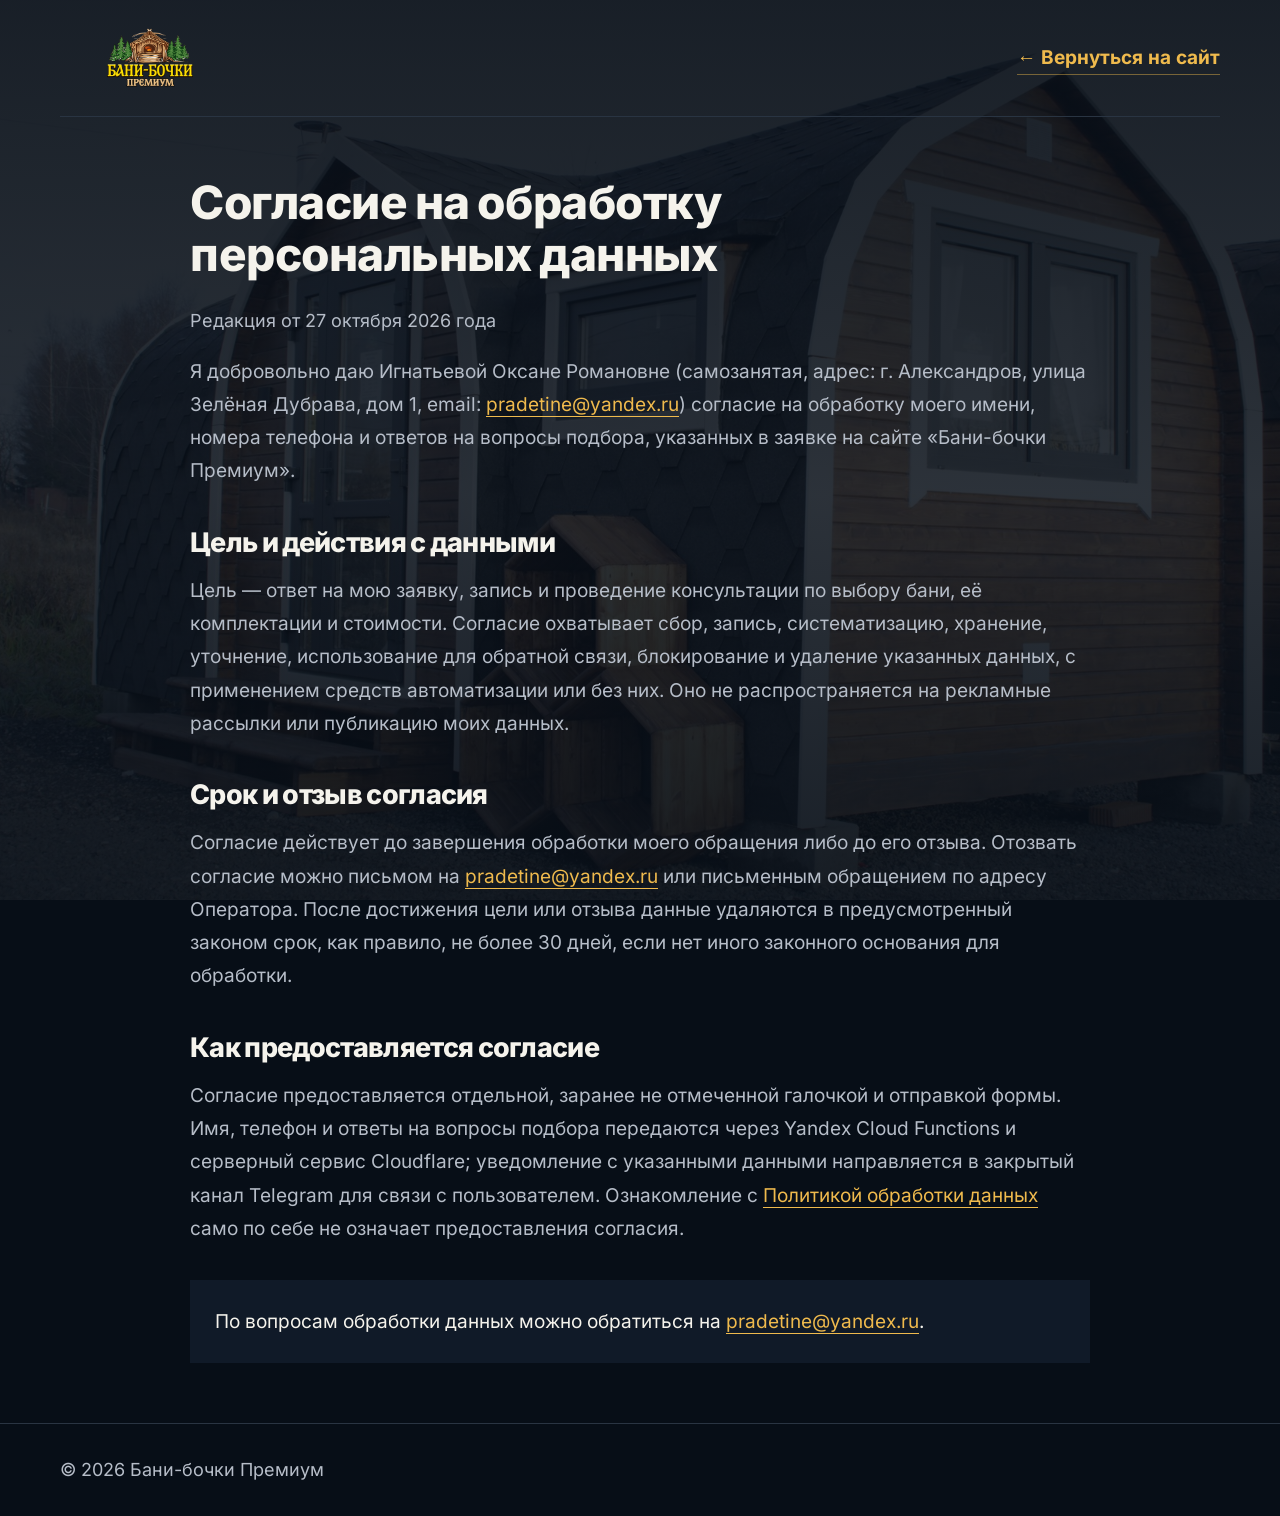
<file: consent.html>
<!doctype html>
<html lang="ru">
<head>
  <meta charset="UTF-8">
  <meta name="viewport" content="width=device-width, initial-scale=1.0">
  <title>Согласие на обработку данных — Бани-бочки Премиум</title>
  <meta name="robots" content="noindex, follow">
  <link rel="icon" href="assets/logo-transparent.png" type="image/png">
  <link rel="stylesheet" href="assets/fonts/fonts.css?v=20261007d">
  <link rel="stylesheet" href="styles-trw.css?v=20261008b">
</head>
<body class="legal-page">
  <header class="legal-header">
    <div class="container">
      <a href="index.html" aria-label="Вернуться на главную"><img src="assets/logo-transparent.png" alt="Бани-бочки Премиум" width="240" height="78"></a>
      <a class="text-link" href="index.html">← Вернуться на сайт</a>
    </div>
  </header>
  <main class="container legal-content"><h1>Согласие на обработку персональных данных</h1><p class="legal-updated">Редакция от 27 октября 2026 года</p>
<p>Я добровольно даю Игнатьевой Оксане Романовне (самозанятая, адрес: г. Александров, улица Зелёная Дубрава, дом 1, email: <a href="mailto:pradetine@yandex.ru">pradetine@yandex.ru</a>) согласие на обработку моего имени, номера телефона и ответов на вопросы подбора, указанных в заявке на сайте «Бани-бочки Премиум».</p>
<h2>Цель и действия с данными</h2><p>Цель — ответ на мою заявку, запись и проведение консультации по выбору бани, её комплектации и стоимости. Согласие охватывает сбор, запись, систематизацию, хранение, уточнение, использование для обратной связи, блокирование и удаление указанных данных, с применением средств автоматизации или без них. Оно не распространяется на рекламные рассылки или публикацию моих данных.</p>
<h2>Срок и отзыв согласия</h2><p>Согласие действует до завершения обработки моего обращения либо до его отзыва. Отозвать согласие можно письмом на <a href="mailto:pradetine@yandex.ru">pradetine@yandex.ru</a> или письменным обращением по адресу Оператора. После достижения цели или отзыва данные удаляются в предусмотренный законом срок, как правило, не более 30 дней, если нет иного законного основания для обработки.</p>
<h2>Как предоставляется согласие</h2><p>Согласие предоставляется отдельной, заранее не отмеченной галочкой и отправкой формы. Имя, телефон и ответы на вопросы подбора передаются через Yandex Cloud Functions и серверный сервис Cloudflare; уведомление с указанными данными направляется в закрытый канал Telegram для связи с пользователем. Ознакомление с <a href="privacy.html">Политикой обработки данных</a> само по себе не означает предоставления согласия.</p><div class="legal-note">По вопросам обработки данных можно обратиться на <a href="mailto:pradetine@yandex.ru">pradetine@yandex.ru</a>.</div></main>
  <footer class="legal-footer"><div class="container">© 2026 Бани-бочки Премиум</div></footer>
</body>
</html>
</file>
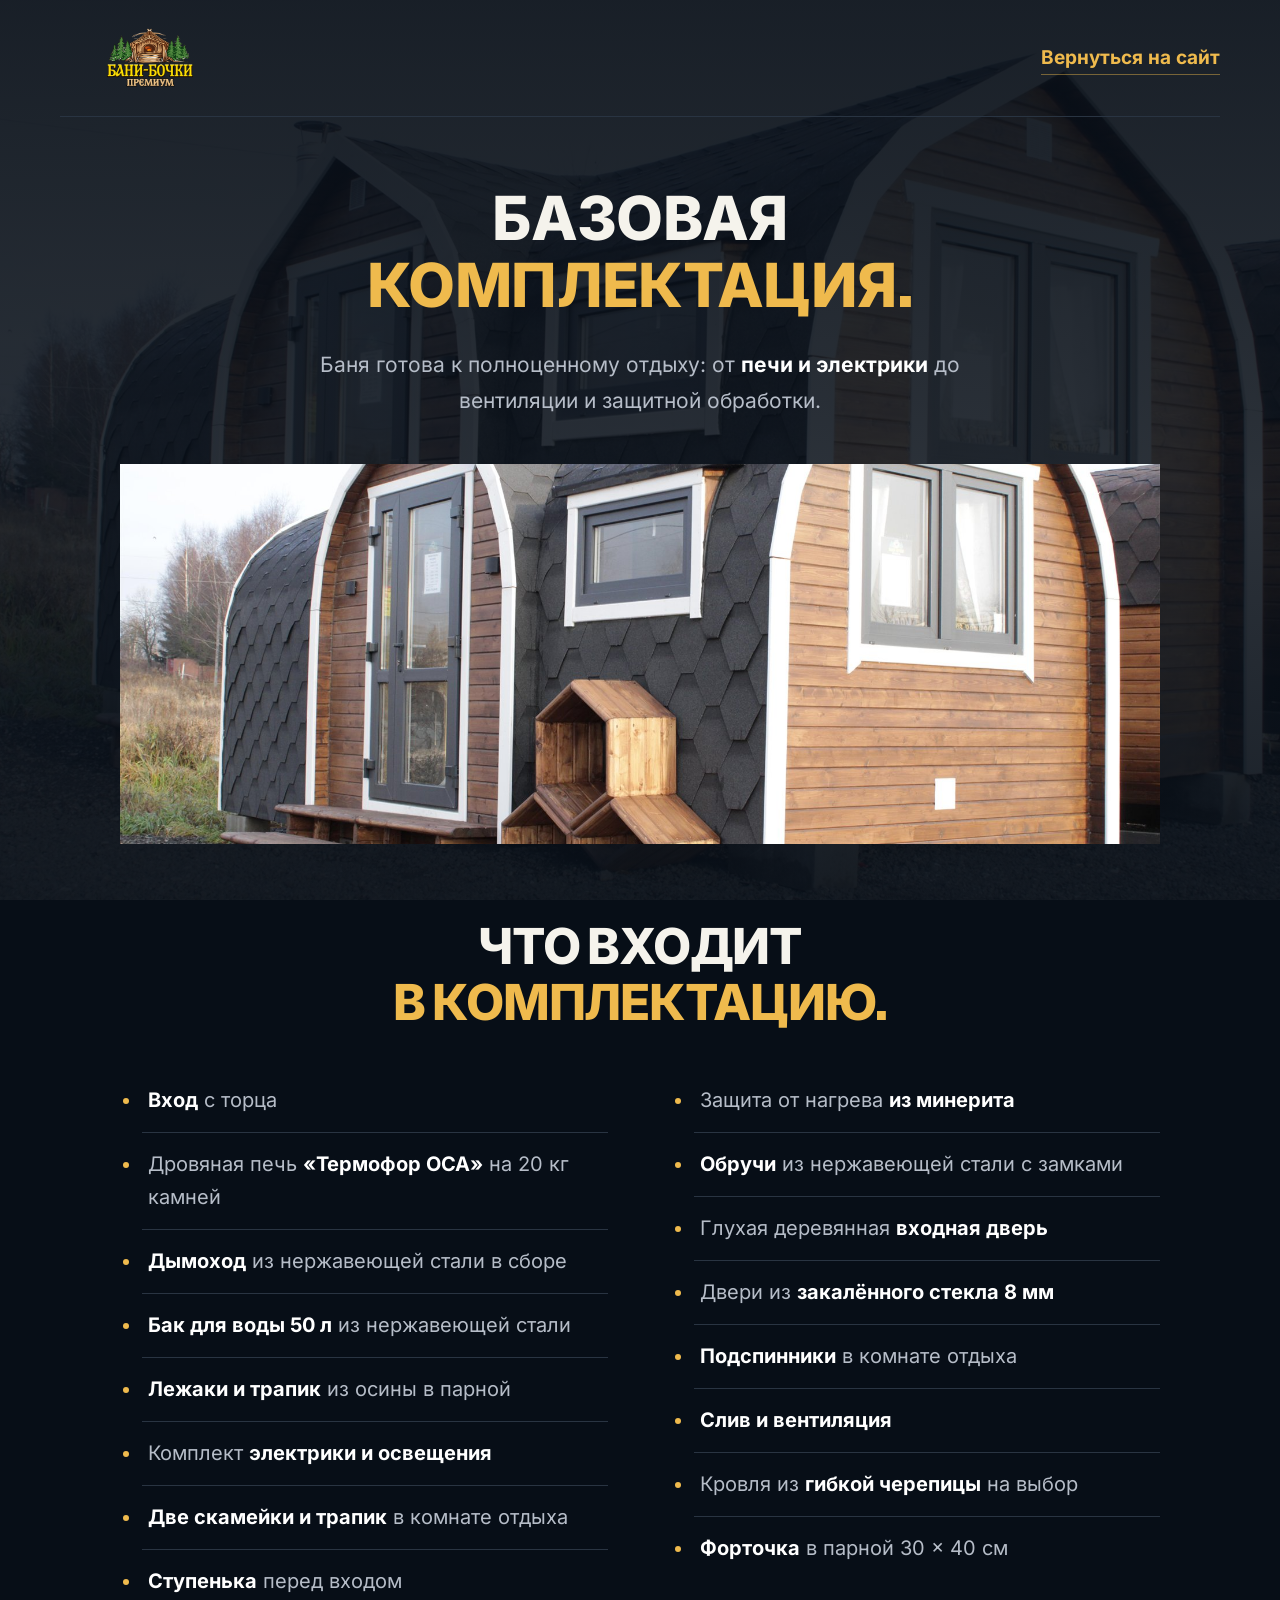
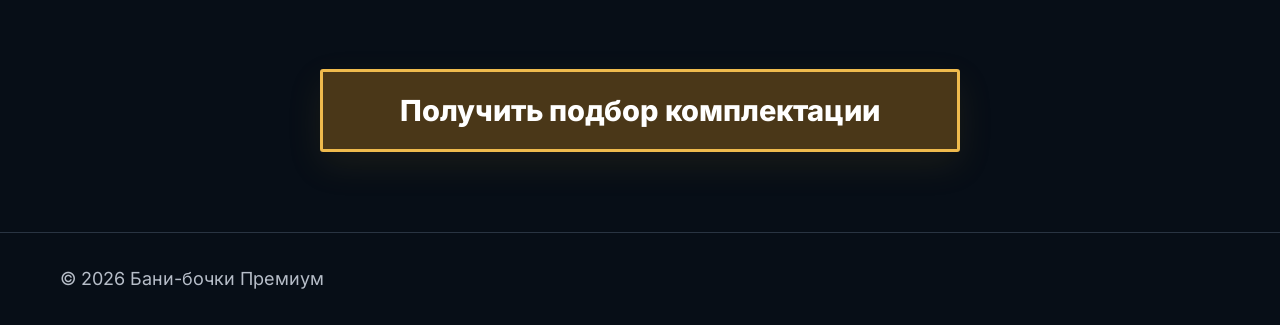
<file: equipment.html>
<!doctype html>
<html lang="ru">
<head>
  <meta charset="UTF-8">
  <meta name="viewport" content="width=device-width, initial-scale=1.0">
  <title>Базовая комплектация бани — Бани-бочки Премиум</title>
  <meta name="description" content="Комплектация бань-бочек Премиум: печь, дымоход, электрика, вентиляция, отделка парной и комнаты отдыха.">
  <meta name="theme-color" content="#070e17">
  <link rel="icon" href="assets/logo-transparent.png" type="image/png">
  <link rel="preload" href="assets/fonts/inter-cyrillic.woff2" as="font" type="font/woff2" crossorigin>
  <link rel="stylesheet" href="assets/fonts/fonts.css?v=20261007d">
  <link rel="stylesheet" href="styles-trw.css?v=20261009b">
</head>
<body class="equipment-page">
  <a class="skip-link" href="#main">К содержанию</a>
  <header class="legal-header">
    <div class="container">
      <a href="index.html" aria-label="Бани-бочки Премиум — на главную"><img src="assets/logo-transparent.png" alt="Бани-бочки Премиум" width="240" height="78"></a>
      <a class="text-link" href="index.html#equipment">Вернуться на сайт</a>
    </div>
  </header>
  <main class="container equipment-content" id="main">
    <div class="equipment-intro">
      <h1>БАЗОВАЯ<br><em>КОМПЛЕКТАЦИЯ.</em></h1>
      <p>Баня готова к полноценному отдыху: от <strong>печи и электрики</strong> до вентиляции и защитной обработки.</p>
    </div>
    <img class="equipment-photo" src="assets/viking.jpg" alt="Баня Викинг с деревянной отделкой и просторной террасой" width="1800" height="1200" fetchpriority="high">
    <section class="equipment-details" aria-labelledby="equipment-heading">
      <h2 id="equipment-heading">ЧТО ВХОДИТ<br><em>В КОМПЛЕКТАЦИЮ.</em></h2>
      <div class="equipment-lists">
        <ul>
          <li><strong>Вход</strong> с торца</li>
          <li>Дровяная печь <strong>«Термофор ОСА»</strong> на 20 кг камней</li>
          <li><strong>Дымоход</strong> из нержавеющей стали в сборе</li>
          <li><strong>Бак для воды 50 л</strong> из нержавеющей стали</li>
          <li><strong>Лежаки и трапик</strong> из осины в парной</li>
          <li>Комплект <strong>электрики и освещения</strong></li>
          <li><strong>Две скамейки и трапик</strong> в комнате отдыха</li>
          <li><strong>Ступенька</strong> перед входом</li>
        </ul>
        <ul>
          <li>Защита от нагрева <strong>из минерита</strong></li>
          <li><strong>Обручи</strong> из нержавеющей стали с замками</li>
          <li>Глухая деревянная <strong>входная дверь</strong></li>
          <li>Двери из <strong>закалённого стекла 8 мм</strong></li>
          <li><strong>Подспинники</strong> в комнате отдыха</li>
          <li><strong>Слив и вентиляция</strong></li>
          <li>Кровля из <strong>гибкой черепицы</strong> на выбор</li>
          <li><strong>Форточка</strong> в парной 30 × 40 см</li>
        </ul>
      </div>
    </section>
    <div class="equipment-action">
      <a class="button" href="quiz.html">Получить подбор комплектации</a>
    </div>
  </main>
  <footer class="legal-footer"><div class="container">© <span data-year>2026</span> Бани-бочки Премиум</div></footer>
  <script src="phone.js?v=20261027b" defer></script>
<script src="script.js?v=20261027b" defer></script>
</body>
</html>
</file>
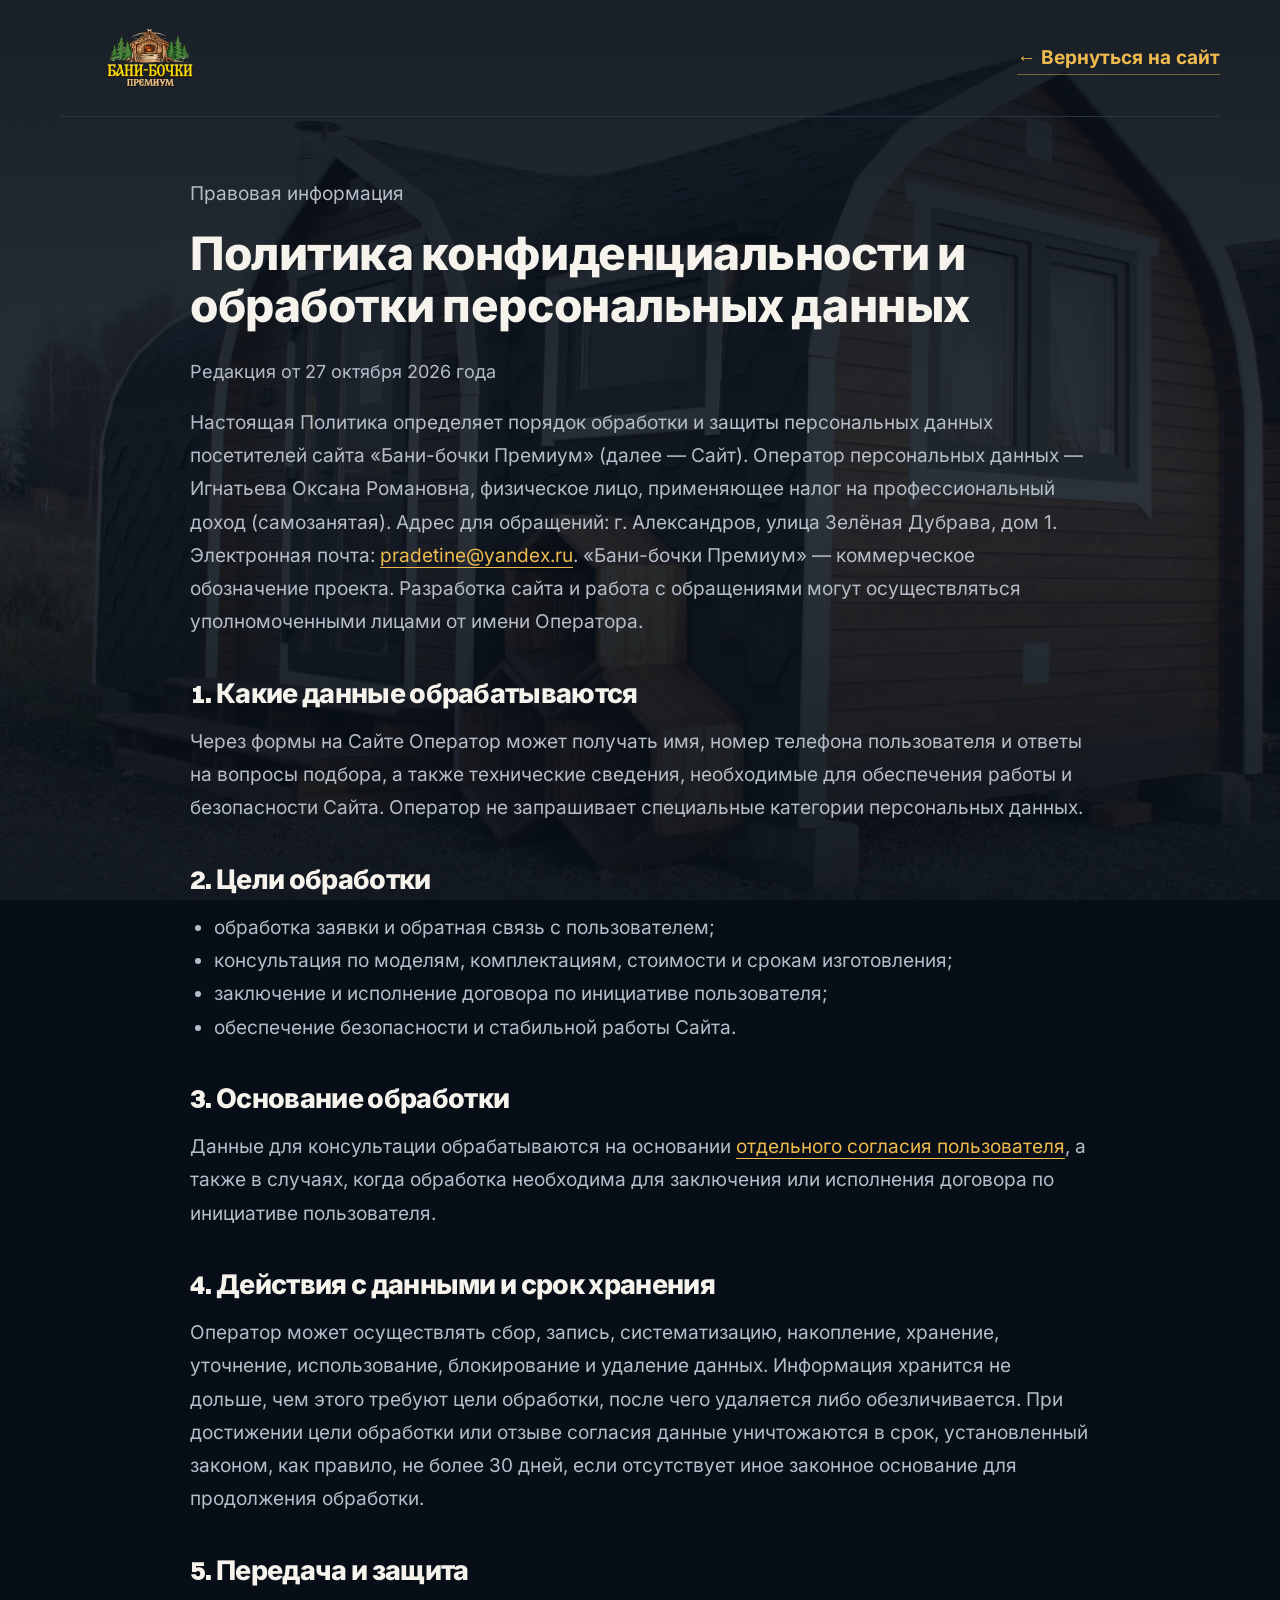
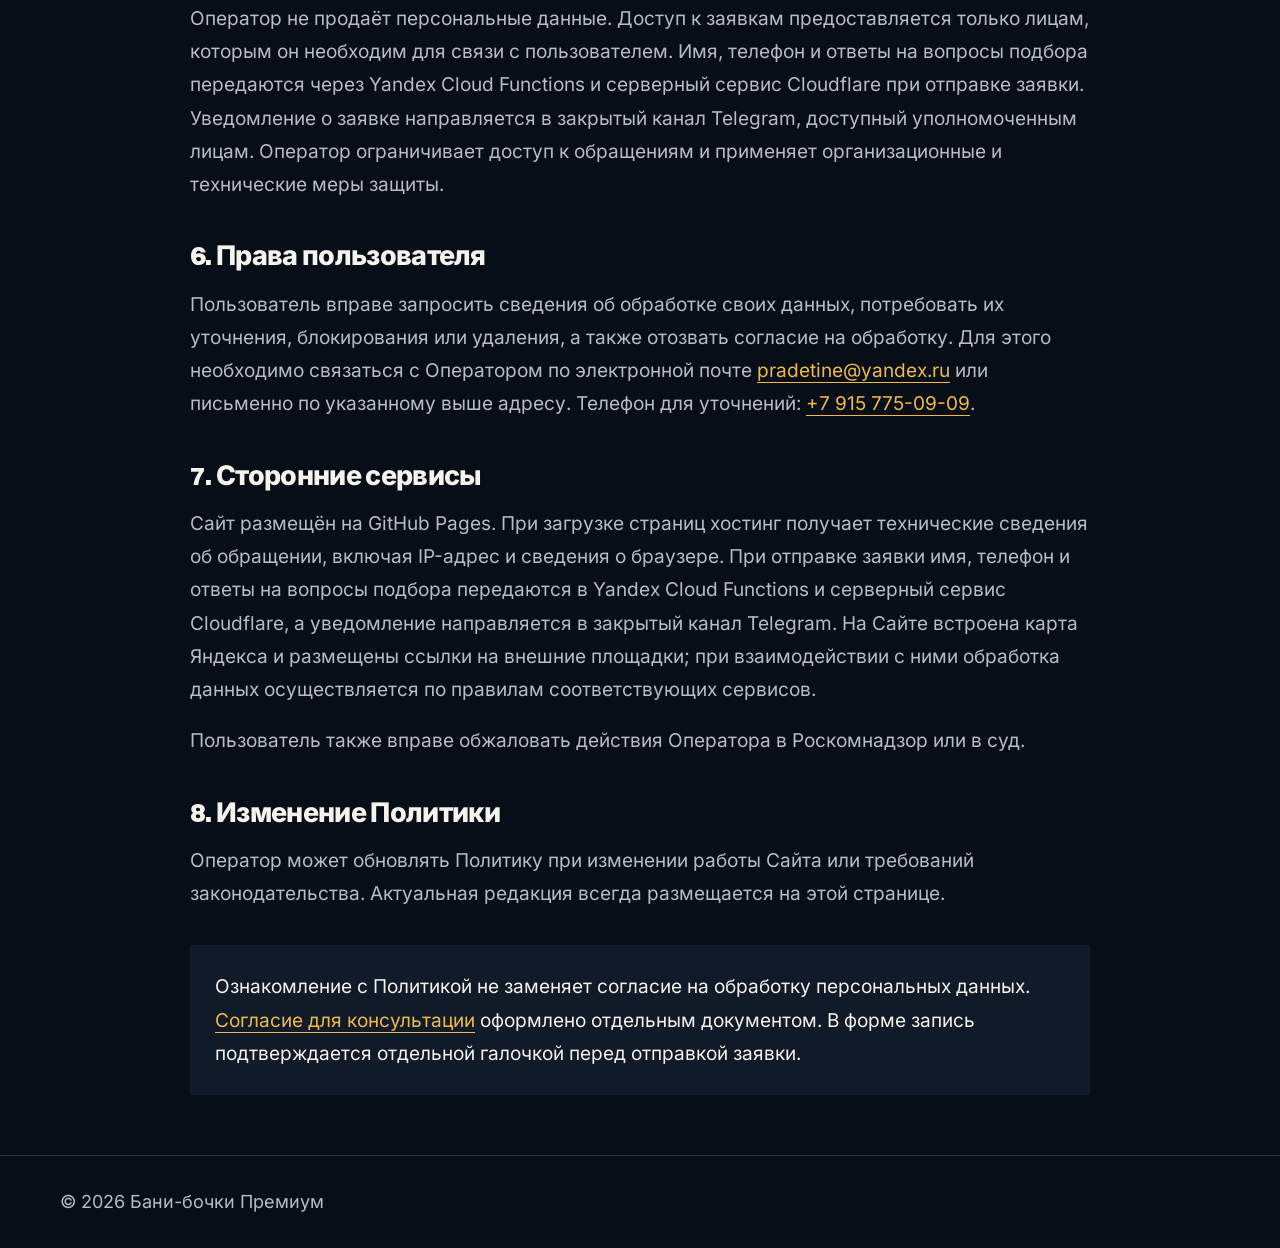
<file: privacy.html>
<!doctype html>
<html lang="ru">
<head>
  <meta charset="UTF-8">
  <meta name="viewport" content="width=device-width, initial-scale=1.0">
  <title>Политика конфиденциальности — Бани-бочки Премиум</title>
  <meta name="robots" content="noindex, follow">
  <link rel="icon" href="assets/logo-transparent.png" type="image/png">
  <link rel="stylesheet" href="assets/fonts/fonts.css?v=20261007d">
  <link rel="stylesheet" href="styles-trw.css?v=20261008b">
</head>
<body class="legal-page">
  <header class="legal-header">
    <div class="container">
      <a href="index.html" aria-label="Вернуться на главную"><img src="assets/logo-transparent.png" alt="Бани-бочки Премиум" width="240" height="78"></a>
      <a class="text-link" href="index.html">← Вернуться на сайт</a>
    </div>
  </header>
  <main class="container legal-content">
    <p class="eyebrow">Правовая информация</p>
    <h1>Политика конфиденциальности и обработки персональных данных</h1>
    <p class="legal-updated">Редакция от 27 октября 2026 года</p>

    <p>Настоящая Политика определяет порядок обработки и защиты персональных данных посетителей сайта «Бани-бочки Премиум» (далее — Сайт). Оператор персональных данных — Игнатьева Оксана Романовна, физическое лицо, применяющее налог на профессиональный доход (самозанятая). Адрес для обращений: г. Александров, улица Зелёная Дубрава, дом 1. Электронная почта: <a href="mailto:pradetine@yandex.ru">pradetine@yandex.ru</a>. «Бани-бочки Премиум» — коммерческое обозначение проекта. Разработка сайта и работа с обращениями могут осуществляться уполномоченными лицами от имени Оператора.</p>

    <h2>1. Какие данные обрабатываются</h2>
    <p>Через формы на Сайте Оператор может получать имя, номер телефона пользователя и ответы на вопросы подбора, а также технические сведения, необходимые для обеспечения работы и безопасности Сайта. Оператор не запрашивает специальные категории персональных данных.</p>

    <h2>2. Цели обработки</h2>
    <ul>
      <li>обработка заявки и обратная связь с пользователем;</li>
      <li>консультация по моделям, комплектациям, стоимости и срокам изготовления;</li>
      <li>заключение и исполнение договора по инициативе пользователя;</li>
      <li>обеспечение безопасности и стабильной работы Сайта.</li>
    </ul>

    <h2>3. Основание обработки</h2>
    <p>Данные для консультации обрабатываются на основании <a href="consent.html">отдельного согласия пользователя</a>, а также в случаях, когда обработка необходима для заключения или исполнения договора по инициативе пользователя.</p>

    <h2>4. Действия с данными и срок хранения</h2>
    <p>Оператор может осуществлять сбор, запись, систематизацию, накопление, хранение, уточнение, использование, блокирование и удаление данных. Информация хранится не дольше, чем этого требуют цели обработки, после чего удаляется либо обезличивается. При достижении цели обработки или отзыве согласия данные уничтожаются в срок, установленный законом, как правило, не более 30 дней, если отсутствует иное законное основание для продолжения обработки.</p>

    <h2>5. Передача и защита</h2>
    <p>Оператор не продаёт персональные данные. Доступ к заявкам предоставляется только лицам, которым он необходим для связи с пользователем. Имя, телефон и ответы на вопросы подбора передаются через Yandex Cloud Functions и серверный сервис Cloudflare при отправке заявки. Уведомление о заявке направляется в закрытый канал Telegram, доступный уполномоченным лицам. Оператор ограничивает доступ к обращениям и применяет организационные и технические меры защиты.</p>

    <h2>6. Права пользователя</h2>
    <p>Пользователь вправе запросить сведения об обработке своих данных, потребовать их уточнения, блокирования или удаления, а также отозвать согласие на обработку. Для этого необходимо связаться с Оператором по электронной почте <a href="mailto:pradetine@yandex.ru">pradetine@yandex.ru</a> или письменно по указанному выше адресу. Телефон для уточнений: <a href="tel:+79157750909">+7 915 775-09-09</a>.</p>

    <h2>7. Сторонние сервисы</h2>
    <p>Сайт размещён на GitHub Pages. При загрузке страниц хостинг получает технические сведения об обращении, включая IP-адрес и сведения о браузере. При отправке заявки имя, телефон и ответы на вопросы подбора передаются в Yandex Cloud Functions и серверный сервис Cloudflare, а уведомление направляется в закрытый канал Telegram. На Сайте встроена карта Яндекса и размещены ссылки на внешние площадки; при взаимодействии с ними обработка данных осуществляется по правилам соответствующих сервисов.</p>

    <p>Пользователь также вправе обжаловать действия Оператора в Роскомнадзор или в суд.</p>
    <h2>8. Изменение Политики</h2>
    <p>Оператор может обновлять Политику при изменении работы Сайта или требований законодательства. Актуальная редакция всегда размещается на этой странице.</p>

    <div class="legal-note">Ознакомление с Политикой не заменяет согласие на обработку персональных данных. <a href="consent.html">Согласие для консультации</a> оформлено отдельным документом. В форме запись подтверждается отдельной галочкой перед отправкой заявки.</div>
  </main>
  <footer class="legal-footer"><div class="container">© 2026 Бани-бочки Премиум</div></footer>
</body>
</html>
</file>
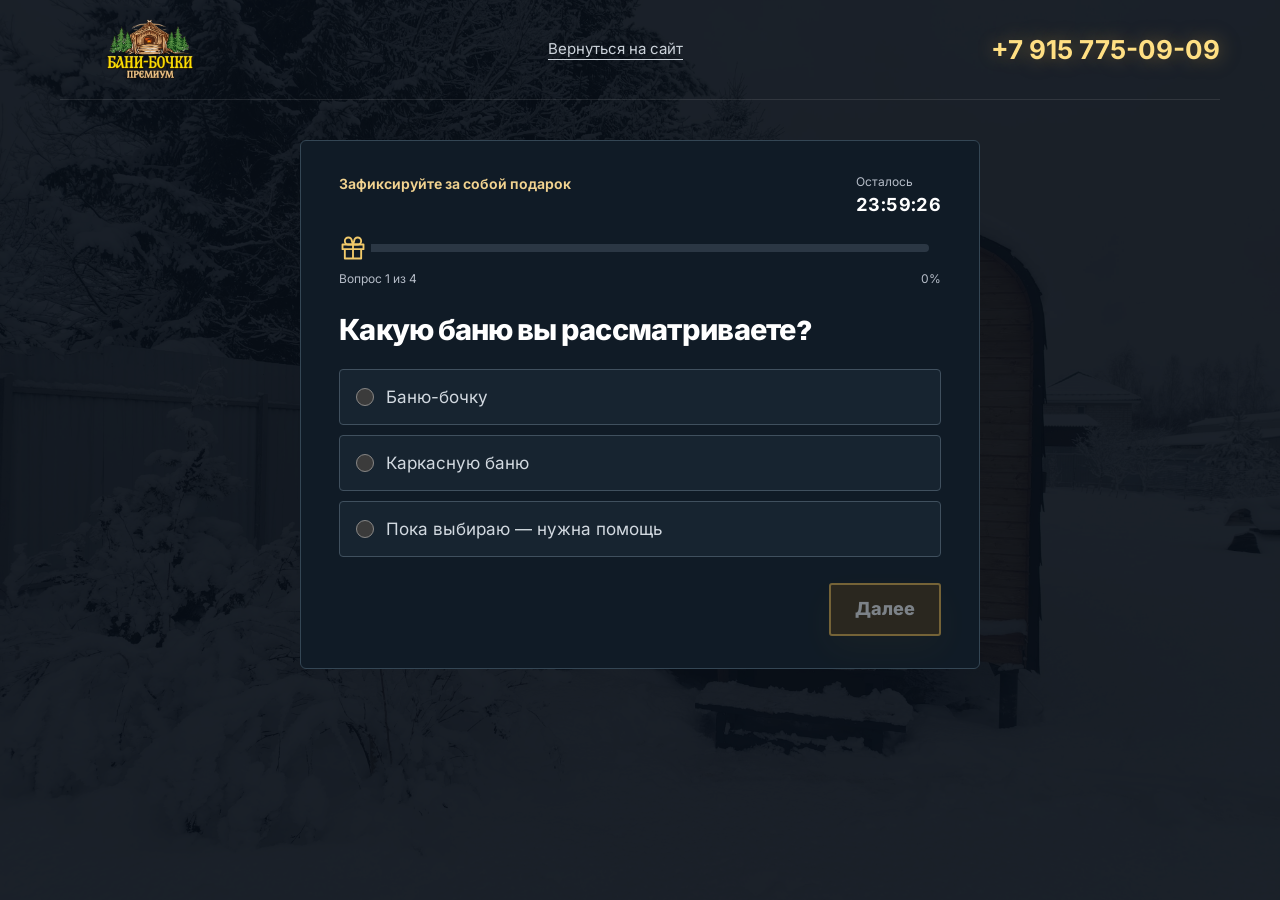
<file: quiz.html>
<!doctype html>
<html lang="ru"><head><meta charset="UTF-8"><meta name="viewport" content="width=device-width, initial-scale=1.0">
<title>Подобрать баню — Бани-бочки Премиум</title><meta name="theme-color" content="#070e17"><meta name="robots" content="noindex">
<link rel="icon" href="assets/logo-transparent.png" type="image/png"><link rel="stylesheet" href="assets/fonts/fonts.css?v=20261007d"><link rel="stylesheet" href="styles-trw.css?v=20261027d"></head>
<body class="quiz-page"><a class="skip-link" href="#quiz">К вопросам подбора</a><header class="quiz-page-header container"><a class="brand" href="index.html" aria-label="Бани-бочки Премиум — на главную"><img src="assets/logo-transparent.png" alt="Бани-бочки Премиум" width="180" height="60"></a><a class="quiz-return" href="index.html">Вернуться на сайт</a><a class="header-phone" href="tel:+79157750909">+7 915 775-09-09</a></header><main class="quiz-page-main">
<section class="quiz-dialog quiz-page-panel" id="quiz" aria-labelledby="quiz-heading">
  <div class="quiz-shell">
    
    <div class="quiz-top"><span>Зафиксируйте за собой подарок</span><span class="quiz-clock"><span data-timer-label>Осталось</span> <time data-gift-timer>24:00:00</time></span></div>
    <div class="quiz-progress-wrap"><progress class="quiz-progress" max="100" value="0" aria-label="Прогресс подбора">0%</progress><span class="quiz-progress-gift"><svg viewBox="0 0 24 24" width="28" height="28" fill="none" stroke="currentColor" stroke-width="1.6" stroke-linecap="round" stroke-linejoin="round" aria-hidden="true"><path d="M3 9h18v4H3zM5 13v8h14v-8M12 9v12"/><path d="M12 9H8a3 3 0 1 1 3-3l1 3Zm0 0h4a3 3 0 1 0-3-3l-1 3Z"/></svg></span></div>
    <div class="quiz-progress-caption"><span id="quiz-step-label">Вопрос 1 из 4</span><span id="quiz-percent">0%</span></div>
    <div id="quiz-question-view"><h2 id="quiz-heading" tabindex="-1"></h2><fieldset class="quiz-options"><legend class="sr-only">Выберите один вариант</legend></fieldset><div class="quiz-navigation"><button class="quiz-back" type="button">Назад</button><button class="button quiz-next" type="button" disabled>Далее</button></div></div>
    <div id="quiz-result-view" hidden><h2 tabindex="-1" id="quiz-result-heading">Ваш подарок при заказе бани</h2><div class="quiz-gift-result"><svg viewBox="0 0 24 24" width="28" height="28" fill="none" stroke="currentColor" stroke-width="1.6" stroke-linecap="round" stroke-linejoin="round" aria-hidden="true"><path d="M3 9h18v4H3zM5 13v8h14v-8M12 9v12"/><path d="M12 9H8a3 3 0 1 1 3-3l1 3Zm0 0h4a3 3 0 1 0-3-3l-1 3Z"/></svg><p><strong>Дровник «Сота»</strong><span>и подспинники в комнату отдыха</span></p></div><p class="quiz-contact-intro">Оставьте телефон — обсудим подходящие варианты и закрепим подарок за вашей заявкой.</p><button class="quiz-edit" type="button">Изменить ответы</button><form class="lead-form lead-form-inline" data-lead-form>
    <label><span>Ваше имя</span><input type="text" name="name" autocomplete="name" maxlength="80" placeholder="Ваше имя" required></label>
    <label><span>Телефон</span><input type="tel" name="phone" autocomplete="tel" inputmode="tel" aria-describedby="phone-reassurance" placeholder="+7 999 000-00-00" required></label><p class="phone-reassurance" id="phone-reassurance">Без спама и рассылок. Свяжемся только по вашему запросу.</p>
    <label class="honeypot" aria-hidden="true">Сайт<input type="text" name="website" tabindex="-1" autocomplete="off"></label>
    <label class="consent"><input type="checkbox" name="consent" required><span>Даю <a href="consent.html" target="_blank" rel="noopener">согласие на обработку данных</a>. <a href="privacy.html" target="_blank" rel="noopener">Политика</a></span></label>
    <button class="button button-full" type="submit">Получить подбор и закрепить подарок</button>
    <p class="form-status" role="status" aria-live="polite"></p>
  </form></div>
  </div>
</section>
</main><script src="phone.js?v=20261027b" defer></script><script src="script.js?v=20261027b" defer></script><script src="quiz.js?v=20261027b" defer></script></body></html>
</file>
<file: assets/fonts/fonts.css>
/* Inter: cyrillic-ext */
@font-face {
  font-family: 'Inter';
  font-style: normal;
  font-weight: 400 900;
  font-display: swap;
  src: url(inter-cyrillic-ext.woff2) format('woff2');
  unicode-range: U+0460-052F, U+1C80-1C8A, U+20B4, U+2DE0-2DFF, U+A640-A69F, U+FE2E-FE2F;
}
/* Inter: cyrillic */
@font-face {
  font-family: 'Inter';
  font-style: normal;
  font-weight: 400 900;
  font-display: swap;
  src: url(inter-cyrillic.woff2) format('woff2');
  unicode-range: U+0301, U+0400-045F, U+0490-0491, U+04B0-04B1, U+2116;
}
/* Inter: greek-ext */
@font-face {
  font-family: 'Inter';
  font-style: normal;
  font-weight: 400 900;
  font-display: swap;
  src: url(inter-greek-ext.woff2) format('woff2');
  unicode-range: U+1F00-1FFF;
}
/* Inter: greek */
@font-face {
  font-family: 'Inter';
  font-style: normal;
  font-weight: 400 900;
  font-display: swap;
  src: url(inter-greek.woff2) format('woff2');
  unicode-range: U+0370-0377, U+037A-037F, U+0384-038A, U+038C, U+038E-03A1, U+03A3-03FF;
}
/* Inter: vietnamese */
@font-face {
  font-family: 'Inter';
  font-style: normal;
  font-weight: 400 900;
  font-display: swap;
  src: url(inter-vietnamese.woff2) format('woff2');
  unicode-range: U+0102-0103, U+0110-0111, U+0128-0129, U+0168-0169, U+01A0-01A1, U+01AF-01B0, U+0300-0301, U+0303-0304, U+0308-0309, U+0323, U+0329, U+1EA0-1EF9, U+20AB;
}
/* Inter: latin-ext */
@font-face {
  font-family: 'Inter';
  font-style: normal;
  font-weight: 400 900;
  font-display: swap;
  src: url(inter-latin-ext.woff2) format('woff2');
  unicode-range: U+0100-02BA, U+02BD-02C5, U+02C7-02CC, U+02CE-02D7, U+02DD-02FF, U+0304, U+0308, U+0329, U+1D00-1DBF, U+1E00-1E9F, U+1EF2-1EFF, U+2020, U+20A0-20AB, U+20AD-20C4, U+2113, U+2C60-2C7F, U+A720-A7FF;
}
/* Inter: latin */
@font-face {
  font-family: 'Inter';
  font-style: normal;
  font-weight: 400 900;
  font-display: swap;
  src: url(inter-latin.woff2) format('woff2');
  unicode-range: U+0000-00FF, U+0131, U+0152-0153, U+02BB-02BC, U+02C6, U+02DA, U+02DC, U+0304, U+0308, U+0329, U+2000-206F, U+20AC, U+2122, U+2191, U+2193, U+2212, U+2215, U+FEFF, U+FFFD;
}
@font-face{font-family:'Switzer';src:url('switzer-variable.woff2') format('woff2');font-weight:100 900;font-style:normal;font-display:swap}
</file>
<file: styles-trw.css>
:root{color-scheme:dark;--bg:#070e17;--surface:#101a28;--text:#f5f3ec;--muted:#b6bdc8;--gold:#efba4d;--amber:#4a3718;--amber-hover:#69501f;--line:#293442;--heading:'Switzer','Inter',Arial,sans-serif;--body:'Inter',Arial,sans-serif;--ease:cubic-bezier(.16,1,.3,1)}
*{box-sizing:border-box;scrollbar-width:thin;scrollbar-color:#667184 var(--bg)}
html{scroll-behavior:smooth;scroll-padding-top:100px}
body{margin:0;background:var(--bg);color:var(--text);font:400 19px/1.75 var(--body);-webkit-font-smoothing:antialiased}
body.menu-open{overflow:hidden}
::selection{background:var(--gold);color:var(--bg)}
a{color:inherit;text-decoration:none;text-underline-offset:5px}
button,input{font:inherit}button,a,summary,input{-webkit-tap-highlight-color:transparent}
button{cursor:pointer;color:inherit}input{caret-color:var(--gold)}
img{display:block;max-width:100%;height:auto}video{display:block;max-width:100%}
:focus-visible{outline:3px solid var(--gold);outline-offset:6px}
p,h1,h2,h3,ul,ol,dl,blockquote{margin:0}
h1,h2,h3{font-family:var(--heading);font-weight:800;line-height:1.12;text-wrap:balance}
h1{font-size:clamp(2.7rem,4.6vw,3.65rem);letter-spacing:-.01em}
h2{font-size:clamp(2.4rem,4.2vw,3.6rem);letter-spacing:-.025em}h3{font-size:1.65rem}
em{color:var(--gold);font-style:normal}p{color:var(--muted)}
.container{width:min(1160px,calc(100% - 64px));margin-inline:auto}
.section{padding-block:clamp(64px,6.3vw,90px)}
.skip-link{position:fixed;top:-100px;left:20px;z-index:200;padding:12px 20px;background:var(--gold);color:var(--bg)}
.skip-link:focus{top:12px}
.button{display:inline-flex;align-items:center;justify-content:center;min-height:78px;padding:19px 36px;border:3px solid var(--gold);border-radius:3px;background:var(--amber);color:#fff;font-weight:800;font-size:29px;line-height:1.35;text-align:center;box-shadow:0 13px 35px #a678221f;transition:background .25s var(--ease),color .25s var(--ease),transform .25s var(--ease)}
.button:hover{background:var(--amber-hover);color:#fff;transform:translateY(-2px)}
.button:active{transform:translateY(0)}.button:disabled{opacity:.65;cursor:wait;transform:none}.button-full{width:100%}
.text-link{color:var(--gold);font-weight:700;border-bottom:1px solid #efba4d70}.text-link:hover{color:#ffe4a3}
.site-header{position:absolute;inset:0 0 auto;z-index:100;background:#070e1740;backdrop-filter:blur(18px);-webkit-backdrop-filter:blur(18px);border-bottom:1px solid #ffffff0a}
.site-header.scrolled{position:fixed;background:#070e1759;border-bottom-color:#ffffff14;box-shadow:0 8px 26px #00000018}
.header-inner{display:flex;min-height:82px;align-items:center;justify-content:space-between;gap:24px}
.brand{width:180px;flex-shrink:0}.main-nav{display:flex;align-items:center;gap:25px}
.main-nav a{color:#c4cad3;font-size:17px;font-weight:600;transition:color .2s}.main-nav a:hover{color:var(--gold)}
.header-phone{font-size:26px;font-weight:700;white-space:nowrap;color:#ffdf83;text-shadow:0 0 18px #efba4d66,0 0 38px #c58a2526}.header-phone:hover{color:#fff0b8}.menu-toggle{display:none}
.hero{position:relative;isolation:isolate;overflow:clip;padding:100px 0 40px}
.hero-backdrop{position:absolute;inset:0;z-index:-2;background:url('assets/viking.jpg') center 43%/cover no-repeat;filter:saturate(.35) brightness(.48)}
.hero::before{content:'';position:absolute;inset:0;z-index:-1;background:linear-gradient(180deg,#070e17ad 0%,#070e17d4 65%,var(--bg) 100%)}
.hero-center{display:flex;flex-direction:column;align-items:center;text-align:center}
.hero-logo{width:396px;margin-bottom:20px}.hero h1{max-width:860px;font-size:clamp(2.7rem,4.2vw,3.25rem);line-height:1.08}
.hero-lead{margin:16px 0 20px;max-width:800px;font-size:20px;line-height:1.6}
.hero-picture{position:relative;width:min(760px,100%);height:clamp(190px,30vh,285px);overflow:hidden;border:1px solid #6f6551}
.hero-picture::after{content:'';position:absolute;inset:45% 0 0;background:linear-gradient(transparent,#070e1799);pointer-events:none}
.hero-picture img{width:100%;height:100%;object-fit:cover;object-position:center 60%;filter:saturate(.78) contrast(1.07) brightness(.85)}
.picture-caption{position:absolute;z-index:1;bottom:16px;left:20px;font-size:14px;font-weight:600;color:#eeede7}
.hero-button{width:min(640px,100%);margin-top:24px;min-height:84px;padding-block:23px}
.social-proof{display:inline-flex;flex-wrap:wrap;justify-content:center;align-items:center;gap:12px;margin-top:12px;font-size:18px;color:#fff}
.proof-stars{display:inline-flex;gap:3px;color:var(--gold)}.proof-stars svg{width:14px;height:14px}.social-proof strong{color:var(--text)}
.hero-logo,.hero h1{animation:hero-arrive .9s var(--ease) both}
@keyframes hero-arrive{from{transform:translateY(12px);filter:blur(2px)}to{transform:translateY(0);filter:blur(0)}}
.trust-strip{border-block:1px solid var(--line)}
.trust-grid{display:grid;grid-template-columns:repeat(3,1fr);padding-block:30px}
.trust-grid>div{display:flex;flex-direction:column;align-items:center;border-inline-start:1px solid var(--line)}
.trust-grid>div:first-child{border:0}.trust-grid strong{font-size:24px;font-weight:700}.trust-grid span{color:var(--muted);font-size:17px}
.manifesto-layout{display:grid;grid-template-columns:1.06fr .94fr;gap:70px;align-items:center}
.manifesto-copy h2{margin-bottom:28px}.manifesto-copy p{margin-bottom:20px}
.manifesto-copy .manifesto-emphasis{color:var(--text);font-size:21px;font-weight:800}.manifesto-copy .button{margin-top:9px}
.manifesto-photo{position:relative;height:620px;overflow:hidden}
.manifesto-photo img{width:100%;height:100%;object-fit:cover;object-position:68% center;filter:brightness(.67) saturate(.55)}
.manifesto-photo::after{content:'';position:absolute;inset:35% 0 0;background:linear-gradient(transparent,#070e17df)}
.photo-statement{position:absolute;z-index:1;bottom:40px;left:32px;right:24px;font-family:var(--heading);font-size:44px;font-weight:500;line-height:1.15}
.choice{padding-top:25px}.center-heading{text-align:center;margin-bottom:52px}
.choice-grid{display:grid;grid-template-columns:1fr 1fr;max-width:1000px;margin-inline:auto;gap:28px}
.choice-panel{display:flex;flex-direction:column;padding:44px;background:var(--surface);border-radius:4px}
.choice-wait{background:transparent;color:#909baa}.choice-own{background:#191d24;border:1px solid #a57935}.choice-own h3{color:var(--gold)}
.choice-panel h3{font-size:36px}.choice-subtitle{margin-top:9px;font-size:19px}
.choice-statement,.choice-price{min-height:86px;margin-top:36px;margin-bottom:27px;font-size:28px;line-height:1.4;font-weight:700}
.choice-price{color:var(--gold);font-size:36px}.choice-price span{font-size:27px}
.choice-panel ul{list-style:none;padding:0;margin-bottom:32px;color:var(--muted)}
.choice-panel li{position:relative;padding-left:26px;margin-bottom:16px;font-size:19px}
.choice-panel li::before,.spec-grid li::before{content:'';position:absolute;left:1px;top:.6em;width:10px;height:6px;border-bottom:1.5px solid var(--gold);border-left:1.5px solid var(--gold);transform:rotate(-45deg)}
.choice-wait li::before{border-color:#8795a8}.choice-panel .button,.choice-ending{margin-top:auto}
.choice-ending{padding:20px 0;font-size:19px;border-top:1px solid var(--line)}
.benefits{background:#0a1320}
.benefits-heading{display:flex;gap:40px;align-items:flex-end;justify-content:space-between;margin-bottom:50px}.benefits-heading p{font-size:18px}
.benefits-grid{display:grid;grid-template-columns:repeat(3,1fr);border-top:1px solid var(--line);border-left:1px solid var(--line)}
.benefit{padding:28px 26px 31px;border-bottom:1px solid var(--line);border-right:1px solid var(--line)}
.benefit svg{color:var(--gold);margin-bottom:23px}.benefit h3{min-height:84px;font-size:24px;line-height:1.3;margin-bottom:20px;color:#fff}.benefit p{font-size:20px;line-height:1.75;color:var(--muted)}
.section-action{text-align:center;margin-top:48px}.section-action p{margin-top:15px;font-size:17px}
.section-heading{display:flex;align-items:flex-end;justify-content:space-between;gap:50px;margin-bottom:48px}.section-heading>div{flex:1.3}.section-heading>p{flex:1;max-width:430px}
.catalog-grid{display:grid;grid-template-columns:1fr 1fr;gap:26px}.model-card{background:var(--surface);overflow:hidden;border-radius:4px}
.model-card-wide{grid-column:1/-1;display:grid;grid-template-columns:1.4fr 1fr}
.model-card>img{width:100%;height:310px;object-fit:cover;filter:saturate(.75);transition:filter .4s var(--ease)}
.model-card-wide>img{height:100%;min-height:400px}.model-card:hover>img{filter:saturate(1)}
.model-overlay{display:grid;grid-template-columns:1fr auto;gap:18px 20px;align-content:center;padding:30px}
.model-number{display:none}.model-overlay>div{grid-column:1/-1}.model-overlay h3{font-size:32px}.model-overlay p{margin-top:10px;font-size:17px}
.model-overlay strong{color:var(--gold);font-size:23px;white-space:nowrap;align-self:center;font-variant-numeric:tabular-nums}
.model-request{grid-column:1/-1;width:100%;align-self:center}
.model-card-wide .model-overlay{grid-template-columns:1fr;gap:25px;padding:40px}.model-card-wide h3{font-size:45px}
.model-card-wide .model-overlay>div{grid-column:auto}.model-card-wide .model-overlay strong{font-size:30px}.model-card-wide .model-request{justify-self:stretch}
.catalog-note{display:flex;align-items:center;justify-content:space-between;gap:30px;margin-top:30px;padding-block:24px;border-bottom:1px solid var(--line);font-size:17px}.catalog-note a{flex-shrink:0}
.advantages{background:#0a1320}.advantages-layout{display:grid;grid-template-columns:.95fr 1.05fr;gap:80px}.advantages-intro p{margin-top:24px}
.gift-card{margin-top:36px;padding:27px 0;border-block:1px solid #b18a42}.gift-card span{display:block;color:var(--muted);font-size:17px;margin-bottom:12px}
.gift-card strong{font-family:var(--heading);font-size:27px;line-height:1.4;color:#ffdf83;font-weight:500}
.advantage-item{display:block;padding-block:26px;border-bottom:1px solid var(--line)}.advantage-item:first-child{padding-top:0}.advantage-item>span{display:none}.advantage-item h3{font-size:27px}.advantage-item p{margin-top:13px;font-size:19px}
.spec-grid{display:grid;grid-template-columns:1fr 1fr;gap:60px;padding:40px;background:var(--surface)}.spec-grid ul{padding:0;list-style:none}
.spec-grid li{position:relative;padding-left:28px;margin-bottom:18px;font-size:19px;color:#f5f3ec}.spec-grid li:last-child{margin:0}
.process{padding-top:20px}.process-grid{display:grid;grid-template-columns:repeat(3,1fr);gap:40px;list-style:none;padding:0}.process-grid li{padding-top:25px;border-top:1px solid #8f743d}
.process-grid li>span{display:block;font-family:var(--heading);font-size:48px;line-height:1;color:var(--gold);margin-bottom:25px}.process-grid h3{margin-bottom:16px;font-size:26px}.process-grid p{font-size:19px}
.reviews{background:#0a1320}.reviews-track{display:grid;grid-template-columns:1fr 1fr;gap:20px}.review-card{display:flex;flex-direction:column;padding:26px;background:#111c2b;border-radius:4px}
.review-top{display:flex;justify-content:space-between;align-items:center;gap:15px;margin-bottom:21px;font-size:14px;color:var(--muted)}.review-stars{display:inline-flex;gap:3px;color:var(--gold)}
.review-card blockquote{color:var(--muted);font-size:19px;line-height:1.7;margin:0}.review-card>a{margin:0 0 18px;padding:0 0 15px;border-bottom:1px solid var(--line);display:flex;flex-direction:column;align-items:start}
.review-card strong{font-size:19px}.review-card small{font-size:14px;color:var(--muted)}.review-card>a:hover strong{color:var(--gold)}
.faq{background:#0a1320}.faq-layout{display:grid;grid-template-columns:.8fr 1.2fr;gap:90px}.faq-intro p{margin-top:24px}.faq-list details{border-top:1px solid var(--line)}.faq-list details:last-child{border-bottom:1px solid var(--line)}
.faq-list summary{cursor:pointer;list-style:none;position:relative;padding:21px 40px 21px 0;font-size:20px;font-weight:700;line-height:1.5}.faq-list summary::-webkit-details-marker{display:none}
.faq-list .faq-icon{position:absolute;right:3px;top:21px;color:var(--gold)}.faq-list details[open] .faq-icon .vertical{display:none}.faq-list details[open] summary{color:var(--gold)}.faq-list details p{padding:0 35px 26px 0;font-size:19px}
.document-grid{display:grid;grid-template-columns:repeat(4,1fr);gap:25px}.document-card{padding:25px 0;border-block:1px solid var(--line);display:flex;flex-direction:column;align-items:start;gap:14px}.document-card>span{display:none}
.document-card::before{content:'';display:block;width:26px;height:32px;border:1px solid #b9944d;border-radius:2px;background:linear-gradient(var(--gold),var(--gold)) 6px 11px/12px 1px no-repeat,linear-gradient(var(--gold),var(--gold)) 6px 18px/12px 1px no-repeat}
.document-card strong{font-size:20px}.document-card small{font-size:14px;color:var(--gold)}.document-card:hover{border-color:var(--gold)}
.price-lock{background:#0c1522;border-block:1px solid #3c3525}.price-lock-inner{display:flex;flex-direction:column;align-items:center;text-align:center}.price-lock svg{color:var(--gold);margin-bottom:28px}
.price-lock h2{font-size:clamp(2.8rem,5vw,4.3rem)}.price-lock p{max-width:710px;font-size:18px;margin-top:26px}.price-lock strong{font-size:18px;margin-top:23px}.price-lock .button{min-width:440px;margin-top:35px}
.final-cta-layout{display:grid;grid-template-columns:1.1fr .9fr;gap:80px;align-items:center}.final-cta-copy>p{margin-top:25px}.form-promises{display:flex;flex-wrap:wrap;gap:12px 26px;color:#dce0e6;font-size:17px;margin:25px 0 35px}
.request-phone{color:var(--gold);font-size:25px;font-weight:700}.final-cta-copy .request-hours{margin-top:10px;font-size:21px;font-weight:650;color:#f5f3ec}.request-card{background:var(--surface);padding:31px;border-radius:4px}
.lead-form{display:grid;gap:17px}.lead-form label>span{display:block;font-size:17px;color:#d9dfe7;margin-bottom:8px}
.lead-form input[type='text'],.lead-form input[type='tel']{width:100%;min-height:52px;padding:13px 15px;border:1px solid #4b5a6d;border-radius:3px;background:var(--bg);color:var(--text);font-size:20px}.lead-form input::placeholder{color:#919dab}.lead-form input:focus{border-color:var(--gold)}
.lead-form .honeypot{position:absolute;left:-10000px;width:1px;height:1px;overflow:hidden}.lead-form .consent{display:flex;align-items:flex-start;gap:11px}.consent input{width:18px;height:18px;margin:4px 0 0;flex-shrink:0;accent-color:var(--gold)}
.lead-form .consent>span{margin:0;font-size:14px;line-height:1.7;color:var(--muted)}.consent a{text-decoration:underline}.form-status{font-size:17px;line-height:1.7}.form-status:empty{display:none}.form-status.success{color:#b6dda7}.form-status.error{color:#ffc0aa}
.contacts{padding:90px 0;background:#0a1320}.contacts-layout{display:grid;grid-template-columns:1fr 1fr;gap:65px;align-items:center}.contacts-info>p{margin-top:24px}.contacts address{font-size:20px;font-style:normal;line-height:1.8;margin-top:26px;color:#e2e5e9}
.contact-list{margin-top:26px}.contact-list>div{display:grid;grid-template-columns:120px 1fr;gap:16px;padding-block:9px;font-size:17px}.contact-list dt{color:var(--muted)}.contact-list dd{margin:0}.contact-list a:hover{color:var(--gold)}
.map-frame{position:relative;height:540px;overflow:hidden;border-radius:4px;background:var(--surface)}.map-frame iframe{display:block;width:100%;height:100%;border:0}.map-fallback{position:absolute;z-index:1;inset:auto 16px 16px;padding:20px;background:#101a28f5;border:1px solid var(--line);border-radius:3px}.map-fallback strong{font-size:20px}.map-fallback p{margin:8px 0 12px;font-size:17px;line-height:1.65}.map-fallback a{display:inline-flex;gap:8px;align-items:center;min-height:44px;font-size:17px}
.site-footer{padding:44px 0 50px;border-top:1px solid var(--line)}.footer-grid{display:grid;grid-template-columns:1.3fr 1fr 1fr;gap:50px}.footer-grid>div{display:flex;flex-direction:column;align-items:start;gap:10px;font-size:18px;color:var(--muted)}
.footer-grid img{width:180px;margin-bottom:7px}.footer-grid strong{color:var(--text);margin-bottom:10px;font-size:17px}.footer-grid a:hover{color:var(--gold)}.footer-grid p{max-width:260px}.mobile-cta{display:none}
.legal-page{background:var(--bg)}.legal-header .container{display:flex;justify-content:space-between;align-items:center;padding-block:28px;gap:25px;border-bottom:1px solid var(--line)}.legal-header img{width:180px}.legal-content{max-width:900px;padding-block:60px}
.legal-content h1{font-size:46px;max-width:800px;margin-bottom:25px}.legal-content h2{font-size:27px;margin:40px 0 16px}.legal-content p{margin-bottom:18px}.legal-content ul{padding-left:24px;color:var(--muted)}.legal-content a{color:var(--gold);text-decoration:underline}.legal-updated{font-size:18px}.legal-note{padding:25px;margin-top:35px;background:var(--surface)}.legal-footer{padding-block:30px;border-top:1px solid var(--line);font-size:18px;color:var(--muted)}
@media(max-width:1050px){.main-nav{gap:16px}.header-phone{display:none}.manifesto-layout,.advantages-layout,.final-cta-layout{gap:45px}.manifesto-photo{height:590px}.choice-panel{padding:32px}.benefit{padding:30px 22px}.model-overlay{grid-template-columns:1fr}.model-overlay>div{grid-column:auto}.model-request{justify-self:start}.faq-layout{gap:45px}}
@media(max-width:760px){
 html{scroll-padding-top:84px}.container{width:calc(100% - 40px)}.header-inner{min-height:72px}.brand{width:152px}.menu-toggle{display:block;border:1px solid #647081;border-radius:3px;padding:10px 17px;background:transparent;font-size:17px}
 .main-nav{display:none;position:absolute;inset:100% 0 auto;max-height:calc(100vh - 84px);max-height:calc(100dvh - 84px);padding:28px 25px;background:#0a1320;flex-direction:column;align-items:start;justify-content:flex-start;gap:26px;overflow-y:auto}.main-nav a{font-family:var(--heading);font-size:29px;color:var(--text)}.menu-open .main-nav{display:flex}.menu-open .site-header{background:var(--bg);position:fixed}
 .hero{padding-top:99px;padding-bottom:36px}.hero-logo{width:360px;margin-bottom:24px}.hero h1{font-size:clamp(2.15rem,6.7vw,3rem)}.hero-lead{font-size:17px;margin-block:18px 24px}.hero-picture{height:230px}.hero-button{min-width:0;width:min(440px,100%)}.picture-caption{font-size:14px;left:13px;bottom:12px}
 .trust-grid{padding-block:24px}.trust-grid strong{font-size:19px}.trust-grid span{font-size:14px}.manifesto-layout,.advantages-layout,.video-layout,.faq-layout,.final-cta-layout,.contacts-layout{grid-template-columns:1fr;gap:40px}.manifesto-photo{height:390px}.manifesto-copy p{max-width:65ch}.photo-statement{font-size:40px}
 .choice{padding-top:0}.choice-grid{gap:18px}.choice-panel{padding:25px}.choice-panel h3{font-size:29px}.choice-panel li{font-size:17px}.choice-price{font-size:26px}.choice-statement{font-size:23px}.choice-panel .button{padding:21px 20px}
 .benefits-heading{display:block}.benefits-heading p{margin-top:25px;font-size:20px}.benefits-grid{grid-template-columns:1fr 1fr}.benefit h3{min-height:58px;font-size:22px}.section-heading{display:block}.section-heading>p{margin-top:25px;max-width:630px}
 .catalog-grid{gap:20px}.model-card-wide{display:block;grid-column:auto}.model-card-wide>img,.model-card>img{height:250px;min-height:0}.model-card-wide .model-overlay,.model-overlay{padding:25px;gap:16px}.model-card-wide h3,.model-overlay h3{font-size:28px}.model-card-wide .model-overlay strong{font-size:23px}
 .catalog-note{display:block}.catalog-note a{display:inline-block;margin-top:16px}.spec-grid{gap:30px;padding:30px}.process-grid{gap:24px}.process-grid h3{font-size:23px}.process-grid p{font-size:17px}
 .review-card{padding:24px}.review-top{flex-wrap:wrap;gap:8px}.document-grid{grid-template-columns:1fr 1fr}.price-lock .button{min-width:0;width:min(460px,100%)}.price-lock p,.price-lock strong{font-size:20px}.final-cta-copy h2{max-width:640px}.map-frame{height:380px}.footer-grid{gap:35px;grid-template-columns:1fr 1fr}.footer-grid>div:first-child{grid-column:span 2}
}
@media(max-width:500px){
 body{padding-bottom:90px}h2{font-size:clamp(2.15rem,8.5vw,2.9rem)}.hero h1{font-size:clamp(2rem,7.2vw,2.7rem)}.hero-logo{width:min(396px,100%)}.hero-lead br{display:none}.hero-picture{height:205px}.button{min-height:72px;font-size:25px;padding:18px 18px}.trust-grid{gap:7px}.trust-grid strong{font-size:20px}.trust-grid span{font-size:14px;text-align:center;margin-top:3px}
 .manifesto-photo{height:355px}.manifesto-copy .button{width:100%}.photo-statement{left:23px;font-size:36px}.center-heading{margin-bottom:35px}.choice-grid{grid-template-columns:1fr}.choice-panel{padding:30px}.choice-panel h3{font-size:33px}.choice-panel li{font-size:19px}.choice-statement,.choice-price{min-height:0;margin-block:26px}.choice-price{font-size:32px}
 .benefits-grid{grid-template-columns:1fr}.benefit{padding:25px 22px}.benefit h3{min-height:0;font-size:24px}.benefit p{font-size:20px}.benefit svg{margin-bottom:20px}.section-action .button{width:100%}.catalog-grid{grid-template-columns:1fr}.model-card>img,.model-card-wide>img{height:250px}.model-overlay,.model-card-wide .model-overlay{grid-template-columns:1fr;padding:26px}.model-overlay strong{font-size:25px}.model-request{width:100%}.model-card-wide .model-request{justify-self:stretch}
 .advantages-intro h2{font-size:39px}.spec-grid{grid-template-columns:1fr;gap:18px;padding:26px}.process-grid{grid-template-columns:1fr;gap:35px}.process-grid h3{font-size:27px}.process-grid p{font-size:20px}.reviews-track{grid-template-columns:1fr}.review-card{padding:27px}.review-card blockquote{font-size:20px}.document-grid{gap:24px 18px}.document-card strong{font-size:17px}.price-lock h2{font-size:39px}
 .request-card{padding:27px}.request-phone{font-size:24px}.contacts{padding-block:75px}.contact-list>div{grid-template-columns:105px 1fr}.map-frame{height:340px}.footer-grid{grid-template-columns:1fr}.footer-grid>div:first-child{grid-column:auto}.mobile-cta{display:flex;position:fixed;z-index:90;inset:auto 12px 12px;min-height:66px;align-items:center;justify-content:center;border:2px solid #ffe6a0;border-radius:4px;background:var(--gold);color:var(--bg);font-size:19px;font-weight:800;box-shadow:0 8px 26px #0009}
 .legal-header img{width:130px}.legal-header .text-link{font-size:14px}.legal-content h1{font-size:34px}.legal-content h2{font-size:26px}
}
@media(prefers-reduced-motion:reduce){html{scroll-behavior:auto}*,*::before,*::after{animation:none!important;transition:none!important}}

/* Conversion emphasis and reference-led type. */
.social-proof{font-size:18px;font-weight:700;color:#fff}.social-proof strong{font-size:22px;color:#fff}.proof-stars svg{width:18px;height:18px}
.reviews .section-heading strong{color:#fff;font-weight:800}.choice-panel h3,.model-overlay h3,.advantage-item h3{letter-spacing:-.02em}
.benefits-heading p{color:var(--muted);font-size:20px}.section-action p{color:var(--muted);font-size:18px}
.price-lock h2{display:flex;justify-content:center;align-items:center;gap:25px;font-size:clamp(2.3rem,4.2vw,3.8rem);line-height:1.12}.price-lock h2 svg{flex:0 0 48px;margin:0;color:var(--gold)}
.price-lock p{max-width:850px;font-size:22px;line-height:1.65;color:var(--muted);margin-top:30px}.price-lock p strong{font-size:inherit;margin:0;color:#fff;font-weight:800}.price-lock .price-announcement{font-weight:700;color:#fff}.price-lock .price-prompt{font-weight:800}.price-lock .button{width:min(720px,100%);margin-top:38px}
.lead-form .button{font-size:26px;padding-inline:20px}.lead-form label>span{color:#fff}.form-promises{font-weight:700;color:#fff}
@media(max-width:1050px){.main-nav{gap:17px}.main-nav a{font-size:15px}.benefit h3{min-height:93px;font-size:23px}}
@media(max-width:760px){h2{font-size:clamp(2rem,6vw,2.8rem)}.hero h1{font-size:clamp(1.9rem,5.7vw,2.8rem)}.hero-lead{font-size:19px}.hero-button{width:min(640px,100%)}.benefit h3{font-size:23px}.benefit p{font-size:20px}.price-lock h2{font-size:clamp(2rem,5.7vw,2.8rem)}.price-lock h2 svg{flex-basis:34px;width:34px;height:34px}.price-lock p{font-size:20px}.advantages-intro h2{font-size:clamp(2rem,5.7vw,2.8rem)}}
@media(max-width:500px){.hero h1{font-size:clamp(1.8rem,7.2vw,2.45rem);line-height:1.15}.hero-lead{font-size:18px;line-height:1.65}.hero-button{min-height:74px;font-size:26px}.social-proof{font-size:17px;gap:8px}.social-proof strong{font-size:20px}.benefit h3{min-height:0;font-size:23px}.price-lock h2{display:block;font-size:clamp(1.9rem,7.8vw,2.5rem)}.price-lock h2 svg{margin:0 auto 20px}.price-lock p{font-size:20px}.price-lock .button{font-size:25px}.model-overlay h3,.model-card-wide h3{font-size:30px}.mobile-cta{font-size:19px}.choice-panel h3{font-size:30px}}
@media(max-width:500px){.social-proof{flex-wrap:nowrap}.proof-stars svg{width:13px;height:13px}.hero-picture{height:190px}}
@media(max-width:360px){.social-proof .proof-stars{display:none}}
@media(max-width:500px){.hero-in-view .mobile-cta{display:none}.catalog-note .button{display:flex;width:100%}}

/* Linear section introductions and selective emphasis follow the latest brief. */
p strong{color:#fff;font-weight:750}
.section-heading,.benefits-heading{display:flex;flex-direction:column;align-items:center;text-align:center;gap:24px;max-width:940px;margin:0 auto 40px}
.section-heading>div{flex:none;width:100%}.section-heading>p,.benefits-heading p{flex:none;max-width:720px;margin:0}
.advantages-layout{display:block}.advantages-intro{max-width:940px;margin:0 auto 40px;text-align:center}.advantages-intro>p{max-width:740px;margin:24px auto 0}.gift-card{max-width:700px;margin:36px auto 0}.gift-card span{font-size:20px;color:#fff;font-weight:700}
.advantage-list{display:grid;grid-template-columns:1fr 1fr;gap:0 50px}.advantage-item:first-child{padding-top:26px}
.final-cta-layout{display:flex;flex-direction:column;gap:40px}.final-cta-copy{max-width:760px;text-align:center}.form-promises{justify-content:center}.request-card{width:min(700px,100%)}
.faq-layout{display:flex;flex-direction:column;gap:44px}.faq-intro{text-align:center;max-width:760px;margin:auto}.faq-list{width:min(900px,100%);margin:auto}
.choice-grid{grid-template-columns:.86fr 1fr;align-items:center}.choice-wait{padding:32px}.choice-wait h3{font-size:30px;color:#9aa5b4}.choice-wait p,.choice-wait li{color:#9aa5b4;font-size:17px}.choice-wait .choice-statement{font-size:24px}.choice-wait .choice-ending{font-size:17px}.choice-own h3{color:#fff}.choice-own .choice-subtitle{color:var(--muted)}
.catalog-note{justify-content:center;border:0;padding-bottom:0}.process{padding-top:clamp(64px,6.3vw,90px)}
.equipment-teaser{background:#0a1320;text-align:center}.equipment-link{display:flex;align-items:center;justify-content:space-between;gap:24px;max-width:800px;margin:auto;padding:30px 34px;border-block:1px solid var(--line);color:#fff;font-size:25px;font-weight:700}.equipment-link svg{flex:0 0 28px;color:var(--gold);transition:transform .25s var(--ease)}.equipment-link:hover{color:var(--gold)}.equipment-link:hover svg{transform:translateX(5px)}
.mobile-cta{background:var(--amber);color:#fff;border-color:var(--gold)}
@media(max-width:760px){.section-heading,.benefits-heading{gap:22px}.section-heading>p,.benefits-heading p{margin:0}.advantages-layout{display:block}.advantages-intro h2{max-width:100%}.advantage-list{gap:0 30px}.choice-grid{grid-template-columns:1fr 1fr;gap:18px}.choice-wait{padding:20px}.choice-wait h3{font-size:25px}.choice-wait .choice-statement{font-size:21px}.equipment-link{font-size:23px;padding:26px 12px}}
@media(max-width:500px){.advantage-list,.choice-grid{grid-template-columns:1fr}.choice-wait{padding:24px 12px}.choice-wait h3{font-size:27px}.choice-wait p,.choice-wait li{font-size:17px}.choice-wait .choice-statement{font-size:22px}.choice-wait .choice-statement{margin-block:22px}.choice-own{padding:30px}.choice-own .button{font-size:25px}.section-heading,.benefits-heading{margin-bottom:32px}.lead-form .button{font-size:25px}.request-card{padding:25px}.equipment-link{font-size:22px}.final-cta-copy h2{font-size:clamp(1.9rem,7.8vw,2.5rem)}}
.equipment-page{padding-bottom:0}.equipment-content{max-width:1040px;padding-block:68px 80px}.equipment-intro{text-align:center}.equipment-intro h1{font-size:clamp(2.1rem,5.2vw,3.8rem);line-height:1.1}.equipment-intro p{max-width:720px;margin:28px auto 0;font-size:21px;line-height:1.7;color:var(--muted)}.equipment-intro strong,.equipment-lists strong{color:#fff;font-weight:700}.equipment-photo{width:100%;height:380px;object-fit:cover;object-position:center 58%;margin-top:46px}.equipment-details{margin-top:74px}.equipment-details h2{text-align:center;font-size:clamp(2rem,4.3vw,3.1rem);margin-bottom:40px}.equipment-lists{display:grid;grid-template-columns:1fr 1fr;gap:64px}.equipment-lists ul{padding-left:22px}.equipment-lists li{padding:15px 0 15px 6px;color:var(--muted);font-size:20px;line-height:1.65;border-bottom:1px solid var(--line)}.equipment-lists li::marker{color:var(--gold)}.equipment-lists li:last-child{border-bottom:0}.equipment-action{text-align:center;margin-top:56px}.equipment-action .button{width:min(640px,100%)}
@media(max-width:700px){.equipment-content{padding-block:48px 56px}.equipment-intro p{font-size:19px;margin-top:24px}.equipment-photo{height:260px;margin-top:32px}.equipment-details{margin-top:52px}.equipment-details h2{margin-bottom:28px}.equipment-lists{grid-template-columns:1fr;gap:0}.equipment-lists ul:first-child li:last-child{border-bottom:1px solid var(--line)}.equipment-lists li{font-size:19px;padding-block:14px}.equipment-action{margin-top:38px}.equipment-action .button{font-size:25px}}

/* Compact spacing preserves the established type and visual hierarchy. */
.gift-card{margin-top:30px;padding-block:22px}.gift-card strong{display:block;font-size:clamp(36px,4vw,48px);font-weight:800;line-height:1.2;text-shadow:0 0 18px #efba4d66,0 0 38px #c58a2526}.gift-card span{margin:10px 0 0;font-size:22px;color:var(--muted)}
.catalog-grid{gap:22px}.advantage-item{padding-block:22px}.advantage-item:first-child{padding-top:22px}.process-grid{gap:34px}.process-grid li>span{margin-bottom:20px}.equipment-link{padding-block:25px}.contacts{padding-block:76px}.reviews-controls{display:none}.review-card>a strong{color:#fff}.review-card small{margin-top:4px}
@media(max-width:760px){.catalog-grid{gap:18px}.model-overlay,.model-card-wide .model-overlay{padding:22px}.choice-panel .button{padding:18px}.contacts{padding-block:64px}.footer-grid{gap:28px}.request-card{padding:22px}}
@media(max-width:500px){.choice-own{padding:26px}.review-card{padding:23px}.reviews-track{grid-template-columns:none;grid-auto-flow:column;grid-auto-columns:100%;gap:16px;overflow-x:auto;overflow-y:hidden;scroll-snap-type:x proximity;overscroll-behavior:auto;touch-action:auto;-webkit-overflow-scrolling:touch;scrollbar-width:none;align-items:stretch}.reviews-track::-webkit-scrollbar{display:none}.review-card{min-width:0;scroll-snap-align:start;scroll-snap-stop:normal}.reviews-controls{display:flex;align-items:center;justify-content:space-between;margin-top:18px}.reviews-controls button{width:48px;height:48px;display:grid;place-items:center;border:1px solid var(--muted);border-radius:50%;background:transparent;color:#fff;cursor:pointer}.reviews-controls button:hover{border-color:var(--gold);color:var(--gold)}.reviews-controls button:disabled{opacity:.35;cursor:default}.review-position{color:var(--muted);font-size:16px}.site-footer{padding-block:34px 40px}.gift-card span{font-size:20px}}

.contacts .map-frame{height:400px;margin-top:36px}.contacts-layout{display:block}.contacts-info{max-width:760px;margin:auto;text-align:center}.contacts-info .contact-list{max-width:480px;margin-inline:auto;text-align:left}
@media(max-width:500px){.contacts .map-frame{height:340px;margin-top:28px}}

/* Reference-led comparison: purchase first, panels above a shared photo. */
.choice{background:linear-gradient(180deg,#070e17d9,#070e17ab 45%,#070e17ed),url('assets/viking.jpg') center/cover no-repeat;padding-block:64px}.choice-grid{grid-template-columns:1fr .86fr;align-items:stretch;gap:28px}.choice-own{background:#16212ff5;border:1px solid #526071;box-shadow:none;text-align:center;padding:36px}.choice-own ul{text-align:left}.choice-own h3{color:#fff}.choice-own .choice-price{padding-block:22px;margin-block:24px;border-block:1px solid #ffffff18;min-height:0}.choice-wait{background:transparent;border:1px solid #ffffff0d;text-align:center;padding:32px}.choice-wait ul{text-align:left}.choice-wait h3,.choice-wait p,.choice-wait li{color:#9ba5b3}.choice-own .button{margin-top:12px}.choice-subtitle{font-size:20px}
/* The photographs are the backdrop; model information sits in front. */
.model-card,.model-card-wide{position:relative;display:flex;align-items:flex-end;min-height:480px;isolation:isolate}.model-card>img,.model-card-wide>img{position:absolute;inset:0;z-index:-2;width:100%;height:100%;min-height:0;object-fit:cover;filter:brightness(.75) saturate(.65)}.model-card::after{content:'';position:absolute;inset:0;z-index:-1;background:linear-gradient(180deg,#070e1700 10%,#070e1770 60%,#070e17bf)}.model-overlay,.model-card-wide .model-overlay{grid-template-columns:1fr;gap:16px;position:relative;width:calc(100% - 44px);margin:150px 22px 22px;padding:24px;background:#101b28eb;border:1px solid #4c5c6b;text-align:center}.model-overlay h3,.model-card-wide h3{font-size:32px}.model-overlay p{color:#c0c6ce}.model-overlay strong,.model-card-wide .model-overlay strong{font-size:26px}.model-card-wide .model-overlay{max-width:560px;margin-top:180px}
/* Nine compact, centered benefit columns with the reference's silver lettering. */
.benefits-grid{gap:18px;border:0}.benefit{padding:22px 20px;border:0;border-top:5px solid #2b3e4c;border-radius:3px;background:linear-gradient(180deg,#15232c,#0d1822);text-align:center}.benefit svg{display:block;width:28px;height:28px;margin:0 auto 13px;color:#e3b744}.benefit h3{min-height:0;font-size:22px;line-height:1.2;margin-bottom:13px}.benefit p{font-size:18px;line-height:1.55;color:#bbc0c8}.benefit h3,.model-overlay h3,.choice-own h3{color:#e4e7eb;background:linear-gradient(100deg,#fff 12%,#e3e6e9 54%,#9098a0 100%);background-clip:text;-webkit-background-clip:text;-webkit-text-fill-color:transparent}
@media(max-width:760px){.choice-grid{gap:20px}.choice-own{padding:28px}.choice-wait{padding:28px 20px}.model-overlay,.model-card-wide .model-overlay{margin:140px 18px 18px;width:calc(100% - 36px);padding:22px}.model-card,.model-card-wide{min-height:460px}.benefits-grid{grid-template-columns:repeat(2,1fr);gap:14px}.benefit h3{font-size:20px}}
@media(max-width:500px){.choice-grid{grid-template-columns:1fr}.choice{padding-block:54px}.choice-own{padding:28px 24px}.choice-wait{padding:26px 24px}.choice-wait h3{font-size:26px}.choice-wait p,.choice-wait li{font-size:17px}.model-card,.model-card-wide{min-height:450px}.model-overlay,.model-card-wide .model-overlay{margin-top:120px;padding:20px 18px}.model-overlay h3,.model-card-wide h3{font-size:28px}.model-overlay p{font-size:17px}.benefits-grid{grid-template-columns:1fr;gap:12px}.benefit{padding:16px 18px;border-top-width:4px}.benefit svg{width:24px;height:24px;margin-bottom:9px}.benefit h3{font-size:19px;margin-bottom:9px;min-height:0}.benefit p{font-size:16px;line-height:1.5}.benefits-heading{margin-bottom:28px}}
@media(forced-colors:active){.benefit h3,.model-overlay h3,.choice-own h3{background:none;-webkit-text-fill-color:CanvasText;color:CanvasText}}

/* A shared photographic backdrop stays visible around every content column. */
body{isolation:isolate}body::before{content:'';position:fixed;inset:0;z-index:-1;pointer-events:none;background:linear-gradient(180deg,#070e17ed,#070e17d9 55%,#070e17ed),url('assets/viking.jpg') center/cover no-repeat}
main>.section:not(.choice),main>.contacts{background:transparent}.advantage-list{gap:18px}.advantage-item,.advantage-item:first-child{padding:24px;background:#111f2be8;border:1px solid #344654;border-radius:3px}.process-grid li{padding:24px;background:#111f2be8;border:1px solid #344654;border-radius:3px}.document-card{padding:22px;background:#111f2be8;border:1px solid #344654;border-radius:3px}.review-card{background:#111f2beb;border-top:4px solid #2b3e4c}.request-card{background:#111f2beb;border:1px solid #344654}.contacts-info{padding:28px;background:#111f2be8;border:1px solid #344654;border-radius:3px}.advantage-item h3,.process-grid h3,.document-card strong{color:#e4e7eb;background:linear-gradient(100deg,#fff 12%,#e3e6e9 54%,#9098a0 100%);background-clip:text;-webkit-background-clip:text;-webkit-text-fill-color:transparent}
@media(max-width:500px){.advantage-list{gap:14px}.advantage-item,.advantage-item:first-child,.process-grid li{padding:22px}.document-card{padding:18px}.contacts-info{padding:24px 20px}.contact-list>div{grid-template-columns:100px 1fr;gap:12px}}
@media(forced-colors:active){.advantage-item h3,.process-grid h3,.document-card strong{background:none;-webkit-text-fill-color:CanvasText;color:CanvasText}}

.document-grid{grid-template-columns:repeat(4,minmax(0,1fr))}.document-card{min-width:0;overflow-wrap:anywhere}@media(max-width:760px){.document-grid{grid-template-columns:repeat(2,minmax(0,1fr))}}
/* Phone scale follows the measured reference: 16px copy and 54px actions. */
.hero{padding:116px 0 52px}.hero-logo{width:240px;margin-bottom:18px}.hero h1{font-size:40px;max-width:650px}.hero-lead{font-size:23px;line-height:1.3;margin:10px 0 28px}.hero-picture{width:min(760px,100%);height:auto;aspect-ratio:16/9}.hero-picture img{filter:none;object-position:center}.hero-picture::after{display:none}.hero-button{width:min(460px,100%);min-height:64px;font-size:21px;padding:16px 24px;margin-top:25px}.social-proof{font-size:16px}.brand-intro{text-align:center;padding:52px 0 72px}.brand-intro .container{max-width:760px}.brand-intro img{width:180px;margin:0 auto 24px}.brand-intro h2{font-size:38px;margin-bottom:26px}.brand-intro p{font-size:18px;line-height:1.65;margin:0 auto 20px;max-width:670px}.brand-intro strong{color:#fff}.brand-intro .button{min-height:64px;font-size:21px;padding:16px 24px;margin-top:10px}.manifesto-copy p{font-size:18px;line-height:1.6}.manifesto-copy strong{color:#fff}.choice-wait{background:#14202c80;backdrop-filter:blur(12px);-webkit-backdrop-filter:blur(12px);border-color:#ffffff18}
.benefit-source{margin-top:10px;font-size:12px;color:#9ba5b3}.benefit-source summary{cursor:pointer}.benefit-source p{font-size:12px!important;line-height:1.5!important;margin-top:8px}.benefit-source a{text-decoration:underline}
.model-card,.model-card-wide{display:block;min-height:0;isolation:auto}.model-card>img,.model-card-wide>img{position:static;width:100%;height:320px;min-height:0;object-fit:cover;object-position:center;filter:none}.model-card::after{display:none}.model-card-wide>img{height:480px}.model-overlay,.model-card-wide .model-overlay{display:grid;grid-template-columns:1fr auto;gap:10px 16px;width:calc(100% - 28px);max-width:none;margin:-30px 14px 14px;padding:18px 20px;position:relative;background:#111f2bf5;text-align:left}.model-overlay h3,.model-card-wide h3{font-size:27px}.model-overlay p{font-size:16px}.model-overlay strong,.model-card-wide .model-overlay strong{font-size:23px}.model-overlay .button{grid-column:1/-1;min-height:58px;font-size:20px;padding:12px 18px}.advantage-list{grid-template-columns:repeat(3,minmax(0,1fr));gap:14px}.advantage-item,.advantage-item:first-child{padding:20px}.advantage-item h3{font-size:23px}.advantage-item p{font-size:17px;line-height:1.6;margin-top:12px}.process-grid{gap:14px}.process-grid li{padding:20px}.process-grid li>span{font-size:28px;margin-bottom:12px}.process-grid h3{font-size:23px;margin-bottom:10px}.process-grid p{font-size:17px;line-height:1.6}
@media(max-width:760px){.hero h1{font-size:34px}.hero-lead{font-size:20px}.brand-intro h2{font-size:32px}.advantage-list{grid-template-columns:repeat(2,minmax(0,1fr))}.model-card-wide>img{height:340px}}
@media(max-width:500px){
 body{font-size:16px;line-height:1.6}.container{width:calc(100% - 40px)}.section,.contacts{padding-block:48px}h2,.section-heading h2,.benefits-heading h2,.advantages-intro h2,.final-cta-copy h2,.price-lock h2{font-size:29px;line-height:1.12}.section-heading,.benefits-heading{margin-bottom:28px;gap:18px}.section-heading>p,.benefits-heading p{font-size:16px;line-height:1.6}.button,.hero-button,.brand-intro .button,.model-overlay .button,.choice-panel .button{font-size:16px;min-height:54px;padding:12px 18px}.hero{padding:118px 0 48px}.hero-logo{width:240px;max-width:100%;margin-bottom:22px}.hero h1{font-size:30px;line-height:1.1}.hero-lead{font-size:20px;margin:8px 0 26px}.hero-picture{aspect-ratio:16/9;height:auto}.hero-button{width:min(290px,100%);margin-top:24px}.social-proof{font-size:13px;gap:8px;margin-top:13px}.brand-intro{padding-block:40px 48px}.brand-intro img{width:180px;margin-bottom:22px}.brand-intro h2{font-size:29px;margin-bottom:24px}.brand-intro p{font-size:16px;line-height:1.6;margin-bottom:19px}.brand-intro .button{margin-top:5px}.manifesto-copy p{font-size:16px;line-height:1.6;margin-bottom:18px}.manifesto-copy h2{margin-bottom:24px}.manifesto-photo{height:270px}.photo-statement{font-size:28px;bottom:22px}.manifesto-layout{gap:30px}.choice{padding-block:48px}.center-heading{margin-bottom:28px}.choice-own,.choice-wait{padding:24px 22px}.choice-panel h3{font-size:27px}.choice-subtitle,.choice-panel li,.choice-ending{font-size:16px}.choice-panel li{margin-bottom:13px}.choice-own .choice-price{font-size:30px;margin-block:20px;padding-block:16px}.choice-statement{font-size:23px;min-height:0;margin:22px 0}.choice-panel ul{margin-bottom:22px}.advantage-list,.process-grid{grid-template-columns:1fr;gap:12px}.advantage-item,.advantage-item:first-child,.process-grid li{padding:18px 20px}.advantage-item h3,.process-grid h3{font-size:20px;line-height:1.2}.advantage-item p,.process-grid p{font-size:16px;line-height:1.5;margin-top:10px}.process-grid li{display:grid;grid-template-columns:28px 1fr;gap:0 12px}.process-grid li>span{grid-row:1/3;font-size:22px;margin:0;line-height:1.2}.process-grid h3{margin:0}.process-grid p{grid-column:2}.gift-card strong{font-size:32px}.gift-card span{font-size:18px}.advantages-intro{margin-bottom:28px}.advantages-intro>p{font-size:16px;margin-top:20px}.model-card>img,.model-card-wide>img{height:auto;aspect-ratio:3/2;object-fit:cover}.model-overlay,.model-card-wide .model-overlay{grid-template-columns:1fr;margin:-18px 12px 12px;width:calc(100% - 24px);padding:15px 16px;gap:9px}.model-overlay h3,.model-card-wide h3{font-size:24px}.model-overlay p{font-size:15px}.model-overlay strong,.model-card-wide .model-overlay strong{font-size:22px}.model-overlay .button{margin-top:4px}.mobile-cta{font-size:16px;min-height:54px}.review-card blockquote,.faq-list details p,.equipment-link{font-size:16px}.faq-list summary{font-size:18px}.price-lock p,.price-lock strong{font-size:16px}.contacts-info{padding:22px 18px}.contacts address{font-size:17px}.request-card .lead-form label>span{font-size:16px}
}

@media(max-width:500px){.process-grid li,.advantage-item,.advantage-item:first-child{padding:16px 18px}.process-grid li>span{grid-row:1}.process-grid p{grid-column:1/-1}}
/* Three illustrated rows bring the production journey into the introduction. */
.hero-picture{aspect-ratio:4/3}.hero-picture img{object-fit:contain}.journey .center-heading{margin-bottom:32px}.journey-list{display:grid;gap:18px}.journey-row{display:grid;grid-template-columns:.92fr 1.08fr;gap:30px;align-items:center;padding:22px;border:1px solid #344654;background:#101b25ed;border-radius:3px}.journey-row>img{width:100%;height:250px;object-fit:cover;border-radius:2px}.journey-copy h3{font-size:27px;margin-bottom:18px;background:linear-gradient(100deg,#fff 12%,#e3e6e9 54%,#9098a0);background-clip:text;-webkit-background-clip:text;-webkit-text-fill-color:transparent}.journey-copy ul{list-style:none;padding:0;display:grid;gap:9px}.journey-copy li{position:relative;padding:12px 16px 12px 43px;border-radius:28px;background:#ffffff09;color:var(--muted);font-size:17px;line-height:1.5}.journey-copy li::before{content:'';position:absolute;left:18px;top:20px;width:11px;height:7px;transform:rotate(-45deg);border-left:1.5px solid #efba4d;border-bottom:1.5px solid #efba4d}.journey-copy strong{color:#fff;font-weight:700}.advantage-list{grid-template-columns:repeat(2,minmax(0,1fr))}
@media(max-width:760px){.journey-row{gap:22px;padding:18px}.journey-row>img{height:230px}.journey-copy h3{font-size:23px}.journey-copy li{font-size:16px}}
@media(max-width:500px){.hero-picture{aspect-ratio:4/3}.journey-list{gap:14px}.journey-row{display:grid;grid-template-columns:100px 1fr;gap:16px;padding:16px}.journey-row>img{height:110px;grid-column:1;grid-row:1;object-fit:cover}.journey-copy{display:contents}.journey-copy h3{grid-column:2;grid-row:1;font-size:20px;line-height:1.2;margin:0}.journey-copy ul{grid-column:1/-1;gap:8px}.journey-copy li{font-size:15px;line-height:1.5;padding:10px 12px 10px 34px}.journey-copy li::before{left:13px;top:16px}.journey .section-action{margin-top:28px}.advantage-list{grid-template-columns:1fr}.journey .center-heading{margin-bottom:26px}}
@media(forced-colors:active){.journey-copy h3{background:none;-webkit-text-fill-color:CanvasText}}

@media(max-width:360px){.journey-row{grid-template-columns:80px minmax(0,1fr);gap:12px}.journey-copy h3{font-size:18px}.journey-row>img{height:100px}}
.frame-projects{padding-top:12px}.frame-projects .center-heading{margin-bottom:32px}.frame-projects-grid{display:grid;grid-template-columns:repeat(3,minmax(0,1fr));gap:20px}.frame-project{display:flex;flex-direction:column;overflow:hidden;background:#101b25ed;border:1px solid #344654;border-radius:3px}.frame-project>img{display:block;width:100%;aspect-ratio:4/3;object-fit:contain;background:#101b25}.frame-project .button{min-height:58px;font-size:18px;margin:16px;padding:12px 14px;flex:1}.journey-row>img{object-fit:contain;background:#101b25}
@media(max-width:760px){.frame-projects-grid{grid-template-columns:1fr;gap:18px}.frame-project>img{aspect-ratio:auto;height:auto}.frame-project .button{flex:none;font-size:16px;min-height:54px}.frame-projects{padding-top:10px}}

/* Compact equipment entry directly beneath the frame project gallery. */
.frame-projects .equipment-teaser{margin-top:26px;background:transparent;text-align:left;scroll-margin-top:110px}
.frame-projects .equipment-link{max-width:none;padding:22px 4px;font-size:22px;line-height:1.3}
.frame-projects .equipment-link strong{display:block;color:var(--white);font-weight:700}
.frame-projects .equipment-link small{display:block;margin-top:7px;color:var(--muted);font-size:16px;font-weight:400}
.frame-projects .equipment-link:hover strong{color:var(--gold)}
@media(max-width:760px){.frame-projects .equipment-teaser{margin-top:22px}.frame-projects .equipment-link{padding:20px 0;gap:16px;font-size:20px}.frame-projects .equipment-link small{font-size:15px}}

/* Selection first screen and four-question gift flow, October 2026. */
.header-contact{display:flex;flex-direction:column;align-items:flex-end;gap:2px;flex-shrink:0}
.working-status{display:flex;align-items:center;gap:7px;font-size:12px;line-height:1.3;color:#e8efe9;white-space:nowrap}
.working-status i{width:8px;height:8px;border-radius:50%;background:#4cdd71;animation:working-pulse 2.8s ease-in-out infinite}
@keyframes working-pulse{50%{opacity:.45}}
.hero.hero-selection{position:relative;min-height:100svh;display:flex;align-items:center;padding:112px 0 40px;overflow:hidden;isolation:isolate;text-align:left;background:#070e17}
.selection-photo{position:absolute;inset:0;width:100%;height:100%;object-fit:cover;object-position:70% 52%;z-index:-2}
.hero-selection::after{content:'';position:absolute;inset:0;z-index:-1;background:linear-gradient(90deg,#070e17f7 0%,#070e17e8 38%,#070e1770 72%,#070e1740),linear-gradient(0deg,#070e17d9,transparent 40%)}
.selection-content{position:relative}
.hero-selection h1{max-width:800px;font-size:clamp(36px,4.2vw,58px);line-height:1.08;letter-spacing:-.035em;text-wrap:initial;text-transform:none;margin:0}
.hero-selection h1 em{display:inline-block;margin-top:9px;color:#ffda83}
.selection-benefits{display:grid;grid-template-columns:1fr 1fr;gap:20px 32px;max-width:760px;list-style:none;padding:0;margin:28px 0}
.selection-benefits li{position:relative;padding-left:22px;line-height:1.45}
.selection-benefits li::before{content:'';position:absolute;left:0;top:7px;width:8px;height:8px;border:1.5px solid var(--gold);transform:rotate(45deg)}
.selection-benefits strong{display:block;font-size:19px;line-height:1.3;color:#fff;font-weight:750}
.selection-benefits span{display:block;margin-top:5px;font-size:15px;line-height:1.5;color:#c4cbd3}
.selection-action .button{min-height:60px;padding:15px 26px;font-size:21px}
.selection-action p{font-size:13px;margin-top:9px;color:#d5c9ad}
.selection-repeat{text-align:center;max-width:760px}.selection-repeat p{margin:22px auto 28px}
body.quiz-open{overflow:hidden}
.quiz-dialog{--quiz-progress:0%;width:min(650px,calc(100% - 32px));max-height:calc(100svh - 32px);padding:0;border:1px solid #3d4b58;border-radius:8px;background:#101b26;color:#fff;overscroll-behavior:contain;overflow:auto;margin:auto}
.quiz-dialog::backdrop{background:#020912c9;backdrop-filter:blur(7px)}
.quiz-shell{padding:38px;position:relative}.quiz-close{position:absolute;right:12px;top:10px;border:0;background:transparent;padding:8px;display:flex;color:#cbd2db}
.quiz-top{display:flex;align-items:flex-start;justify-content:space-between;gap:20px;padding-right:18px;font-size:14px;line-height:1.5}.quiz-top>span:first-child{max-width:240px;font-weight:650;color:#f2d390}
.quiz-clock{font-size:12px;color:var(--muted);white-space:nowrap}.quiz-clock time{display:block;font-size:18px;font-weight:700;color:#fff;font-variant-numeric:tabular-nums;letter-spacing:.02em}
.quiz-progress-wrap{position:relative;margin:26px 12px 12px 0;height:8px}.quiz-progress{display:block;width:100%;height:8px;border:none;border-radius:8px;overflow:hidden;background:#2b3744;appearance:none}.quiz-progress::-webkit-progress-bar{background:#2b3744}.quiz-progress::-webkit-progress-value{background:var(--gold);border-radius:8px;transition:width .3s}.quiz-progress::-moz-progress-bar{background:var(--gold)}
.quiz-progress-gift{position:absolute;left:clamp(14px,var(--quiz-progress),calc(100% - 14px));top:50%;transform:translate(-50%,-50%);display:grid;place-items:center;width:36px;height:36px;background:#101b26;color:#f2ca6a;transition:left .3s}
.quiz-progress-caption{display:flex;justify-content:space-between;font-size:12px;color:#b6bdc8;margin:16px 0 26px}
.quiz-dialog h2{font-size:29px;line-height:1.18;letter-spacing:-.025em;margin:0 0 22px;color:#fff;text-align:left;text-transform:none}
.quiz-dialog h2:focus{outline:none}.quiz-options{padding:0;margin:0;border:0;display:grid;gap:10px}.quiz-options label{display:flex;align-items:center;gap:12px;cursor:pointer;min-height:56px;padding:13px 16px;border:1px solid #40505e;border-radius:4px;background:#172430;color:#d2d9e0;font-size:17px;line-height:1.35}
.quiz-options label:has(input:checked){border-color:var(--gold);background:#46391f;color:#fff}.quiz-options label:hover{border-color:#d3b574}.quiz-options input{margin:0;accent-color:var(--gold);width:18px;height:18px;flex-shrink:0}
.quiz-navigation{display:flex;justify-content:space-between;gap:16px;margin-top:26px}.quiz-next{margin-left:auto;font-size:18px;min-height:52px;padding:12px 24px;border-width:2px}.quiz-next:disabled{cursor:not-allowed;opacity:.45}.quiz-back,.quiz-edit{background:transparent;border:none;color:#c6ced7;text-decoration:underline;text-underline-offset:4px;font-size:14px;padding:8px 0}.quiz-gift-result{display:flex;gap:16px;align-items:center;padding:18px 0;border-block:1px solid #40505e;margin-bottom:18px;color:var(--gold)}.quiz-gift-result svg{width:40px;height:40px;flex-shrink:0}.quiz-gift-result p{line-height:1.4}.quiz-gift-result strong{display:block;color:#ffda83;font-size:23px}.quiz-gift-result span{display:block;color:#e1e5e9;font-size:16px;margin-top:4px}.quiz-contact-intro{font-size:15px;line-height:1.6}.quiz-edit{margin:8px 0 16px}.quiz-dialog .lead-form{gap:15px}.quiz-dialog .lead-form label>span{font-size:14px}.quiz-dialog .lead-form input:not([type=checkbox]){padding:11px 13px;font-size:17px}.quiz-dialog .lead-form .button{font-size:18px;min-height:54px;padding:12px 16px;border-width:2px}.quiz-dialog .lead-form .consent span{font-size:12px}.quiz-dialog .form-status{font-size:14px;line-height:1.5}.quiz-dialog [hidden]{display:none!important}.sr-only{position:absolute;width:1px;height:1px;padding:0;margin:-1px;overflow:hidden;clip:rect(0,0,0,0);white-space:nowrap;border:0}
.gift-expired .quiz-gift-result{opacity:.6}.gift-expired [data-timer-label]{color:#d8c9ad}
@media(min-width:1100px){.site-header .header-inner{gap:20px}.site-header .main-nav{gap:18px}.site-header .main-nav a{font-size:14px}.site-header .brand{width:150px}.site-header .header-phone{font-size:26px}}
@media(max-width:760px){.site-header .header-contact{display:flex;gap:4px;align-items:flex-end}.site-header .header-contact .header-phone{display:block;font-size:16px}.site-header .working-status{font-size:10px}.site-header .header-inner{gap:10px;min-height:76px}.site-header .brand{width:100px}.site-header .menu-toggle{font-size:13px;padding:8px 10px}.hero.hero-selection{padding:104px 0 30px;min-height:100svh}.hero-selection h1{font-size:clamp(29px,6.6vw,42px);max-width:600px}.hero-selection::after{background:linear-gradient(90deg,#070e17ef,#070e17bb),linear-gradient(0deg,#070e17c9,transparent)}.selection-benefits{gap:18px 22px;margin:24px 0}.selection-benefits strong{font-size:17px}.selection-benefits span{font-size:14px}.selection-action .button{font-size:18px;min-height:54px}.hero-selection .selection-photo{object-position:65% center}}
@media(max-width:500px){.hero.hero-selection{padding:98px 0 26px;align-items:center;min-height:100svh}.hero-selection h1{font-size:clamp(27px,7vw,35px);line-height:1.12}.hero-selection h1 em{margin-top:8px}.selection-benefits{grid-template-columns:1fr;gap:13px;margin:22px 0}.selection-benefits li{padding-left:18px}.selection-benefits li::before{width:6px;height:6px;top:6px}.selection-benefits strong{font-size:15px}.selection-benefits span{margin-top:2px;font-size:12px;line-height:1.4}.selection-action .button{width:100%;font-size:17px;min-height:52px;padding:12px}.selection-action p{font-size:11px;text-align:center;margin-top:7px}.quiz-shell{padding:40px 22px 26px}.quiz-dialog h2{font-size:25px}.quiz-top{gap:12px;font-size:13px}.quiz-top>span:first-child{max-width:175px}.quiz-clock{font-size:10px}.quiz-clock time{font-size:16px}.quiz-progress-caption{margin-bottom:22px}.quiz-options label{font-size:16px;padding:12px;min-height:54px}.quiz-dialog .lead-form .button{font-size:16px}.quiz-gift-result strong{font-size:21px}.quiz-gift-result span{font-size:14px}}
@media(max-height:700px) and (max-width:500px){.hero.hero-selection{padding-top:86px;padding-bottom:18px}.hero-selection h1{font-size:26px}.selection-benefits{margin:16px 0;gap:9px}.selection-benefits strong{font-size:14px}.selection-benefits span{font-size:11px}.selection-action .button{min-height:48px}.selection-action p{font-size:10px}}
@media(prefers-reduced-motion:reduce){.working-status i{animation:none}.quiz-progress-gift,.quiz-progress::-webkit-progress-value{transition:none}}
@media(max-width:360px){.site-header .brand{width:70px}.site-header .header-contact .header-phone{font-size:14px}.site-header .working-status{font-size:9px}.site-header .menu-toggle{font-size:12px;padding:8px}.hero-selection .selection-action .button{font-size:15px;white-space:nowrap;padding:11px 10px;min-height:46px}.hero-selection h1{font-size:24px}.selection-benefits{gap:8px;margin:14px 0}.selection-benefits span{font-size:11px}.hero.hero-selection{padding-top:88px;padding-bottom:16px}}

/* Spacious first screen: headline and action in front, product photography at right. */
.header-contact{flex-direction:row;align-items:center;gap:18px}
.header-contact .working-status{font-size:14px;line-height:1.4}.header-contact .working-status i{width:10px;height:10px}
.hero.hero-selection{padding:124px 0 34px;align-items:center}
.hero-selection .selection-content{width:min(1400px,calc(100% - 96px));display:grid;grid-template-columns:1.02fr 1fr;column-gap:40px;row-gap:30px;align-content:center}
.hero-selection .selection-photo{left:auto;right:0;width:80%;object-fit:cover;object-position:57% 50%;opacity:1;filter:none}
.hero-selection::after{background:linear-gradient(90deg,#070e17 0%,#070e17f0 22%,#070e17ba 40%,#070e171a 67%,#070e1700 100%),linear-gradient(0deg,#070e17f5 0%,#070e1770 22%,transparent 55%)}
.hero-selection h1{grid-column:1;grid-row:1;font-size:clamp(40px,4vw,64px);max-width:740px;line-height:1.1;letter-spacing:-.03em}
.hero-selection .selection-action{grid-column:1;grid-row:2;margin-top:0}
.hero-selection .selection-action .button{min-height:62px;font-size:21px;padding:15px 28px}
.hero-selection .selection-action p{font-size:13px;margin-top:10px}
.hero-selection .selection-benefits{grid-column:1/-1;grid-row:3;grid-template-columns:repeat(4,minmax(0,1fr));max-width:none;margin:8px 0 0;padding-top:24px;border-top:1px solid #ffffff24;gap:30px}
.hero-selection .selection-benefits strong{font-size:18px;line-height:1.3}
.hero-selection .selection-benefits span{font-size:14px;line-height:1.5;margin-top:8px;color:#c9cfd5}
.quiz-page{min-height:100svh;background:#070e17 url('assets/hero-deluxe.jpg') center/cover fixed no-repeat;isolation:isolate;position:relative;padding-bottom:0}
.quiz-page::before{content:'';position:fixed;inset:0;background:#070e17e8;z-index:-1}
.quiz-page-header{display:flex;align-items:center;justify-content:space-between;gap:24px;min-height:100px;border-bottom:1px solid #ffffff1a}
.quiz-return{font-size:15px;color:#cbd2da;text-decoration:underline;text-underline-offset:5px}
.quiz-page-main{padding:40px 20px 64px}
.quiz-page .quiz-page-panel{display:block;max-height:none;overflow:visible;margin:0 auto;width:min(680px,100%);border:1px solid #344654;border-radius:6px;background:#101b26}
.quiz-page .quiz-shell{padding:32px 38px}.quiz-page .quiz-top{padding-right:0}.quiz-page .quiz-progress-caption{margin-bottom:24px}
@media(min-width:1100px){.site-header .main-nav{gap:15px}.site-header .main-nav a{font-size:13px}.site-header .brand{width:130px}.site-header .header-contact{gap:14px}.site-header .header-phone{font-size:24px}.site-header .header-inner{gap:18px}}
@media(min-width:1600px){.hero.hero-selection{padding-top:140px}.hero-selection .selection-content{row-gap:36px}.hero-selection .selection-benefits{padding-top:30px;margin-top:22px}.hero-selection .selection-benefits strong{font-size:20px}.hero-selection .selection-benefits span{font-size:15px}.hero-selection .selection-action .button{font-size:23px;min-height:68px}.site-header .header-contact{gap:20px}.site-header .header-phone{font-size:28px}}
@media(min-width:761px) and (max-width:1099px){.hero-selection .selection-content{width:calc(100% - 56px);grid-template-columns:1.1fr 1fr;gap:28px}.hero-selection h1{font-size:40px}.hero-selection .selection-benefits{gap:20px;grid-template-columns:repeat(2,minmax(0,1fr))}.site-header .working-status{font-size:12px}}
@media(max-width:760px){.site-header .header-contact{flex-direction:column-reverse;align-items:flex-end;gap:3px}.site-header .header-contact .working-status{font-size:10px}.site-header .header-contact .working-status i{width:7px;height:7px}.hero.hero-selection{padding:108px 0 26px}.hero-selection .selection-content{display:flex;flex-direction:column;width:calc(100% - 40px);gap:0}.hero-selection h1{font-size:clamp(28px,6.8vw,42px);line-height:1.12;max-width:600px}.hero-selection .selection-photo{width:100%;object-position:60% center}.hero-selection::after{background:linear-gradient(90deg,#070e17e8,#070e17a8),linear-gradient(0deg,#070e17e8,transparent)}.hero-selection .selection-benefits{order:1;border:0;padding:0;margin:24px 0 22px;grid-template-columns:1fr 1fr;gap:18px}.hero-selection .selection-benefits strong{font-size:16px}.hero-selection .selection-benefits span{font-size:13px;line-height:1.45;margin-top:5px}.hero-selection .selection-action{order:2}.hero-selection .selection-action .button{font-size:18px;min-height:54px;padding:12px 18px}.hero-selection .selection-action p{font-size:12px}.quiz-page-header{min-height:80px;gap:15px;flex-wrap:wrap;padding-block:16px}.quiz-page-header .brand{width:110px}.quiz-page-header .header-phone{display:none}.quiz-return{font-size:13px}.quiz-page-main{padding:26px 16px 40px}.quiz-page .quiz-shell{padding:26px 22px}}
@media(max-width:500px){.hero.hero-selection{padding-top:96px}.hero-selection h1{font-size:clamp(27px,7vw,35px)}.hero-selection .selection-benefits{grid-template-columns:1fr;gap:12px;margin:22px 0}.hero-selection .selection-benefits strong{font-size:15px}.hero-selection .selection-benefits span{font-size:12px;margin-top:3px}.hero-selection .selection-action .button{width:100%;font-size:17px;min-height:52px}.hero-selection .selection-action p{font-size:11px}.quiz-page .quiz-page-panel{border:none;background:transparent}.quiz-page .quiz-shell{padding:8px 4px}.quiz-page .quiz-top{font-size:13px}.quiz-page-main{padding-top:24px}}
@media(max-height:700px) and (max-width:500px){.hero.hero-selection{padding-top:88px;padding-bottom:18px}.hero-selection h1{font-size:25px}.hero-selection .selection-benefits{margin:15px 0;gap:8px}.hero-selection .selection-benefits strong{font-size:14px}.hero-selection .selection-benefits span{font-size:11px;line-height:1.35}.hero-selection .selection-action .button{min-height:46px;font-size:15px}.hero-selection .selection-action p{font-size:10px}}
@media(max-width:360px){.hero-selection h1{font-size:23px}.hero-selection .selection-benefits{gap:7px;margin:14px 0}.hero-selection .selection-action .button{font-size:15px;white-space:nowrap}}
.hero.hero-selection::before{display:none}
@media(min-width:761px){.hero-selection::after{background:linear-gradient(90deg,#070e17 0%,#070e17f0 22%,#070e17ba 40%,#070e171a 67%,transparent),linear-gradient(0deg,#070e17 0%,#070e17ed 23%,#070e1750 42%,transparent 60%),linear-gradient(180deg,#070e17a6,transparent 160px)}}
@media(max-width:500px) and (max-height:700px){.quiz-page-header{min-height:72px;padding-block:12px}.quiz-page-main{padding-top:16px}.quiz-page .quiz-dialog h2{font-size:23px;margin-bottom:18px}.quiz-page .quiz-progress-caption{margin-bottom:18px}.quiz-page .quiz-options{gap:8px}.quiz-page .quiz-options label{min-height:50px;padding:11px 12px}.quiz-page .quiz-navigation{margin-top:18px}}

.selection-button-wrap{position:relative;display:inline-block;max-width:100%}
.selection-arrow{position:absolute;left:calc(100% + 12px);top:-10px;width:100px;height:64px;color:var(--gold);pointer-events:none}
.quiz-page .phone-reassurance{font-size:13px;line-height:1.5;color:#c0cbd6;margin-top:-7px}
@media(max-width:500px){.selection-button-wrap{display:block;padding-right:42px}.selection-arrow{left:auto;right:0;top:-4px;width:42px;height:48px}.hero-selection .selection-button-wrap .button{font-size:16px;padding-inline:10px}.quiz-page .phone-reassurance{font-size:12px}}
@media(max-width:360px){.hero-selection .selection-button-wrap .button{font-size:14px}}
@media(min-width:1100px){.hero-selection h1{position:relative;left:clamp(34px,4vw,76px)}}

/* Let the photograph cover the whole hero, without opaque black edges. */
.hero-selection .selection-photo{inset:0;width:100%;object-position:57% center}
@media(min-width:761px){.hero-selection::after{background:linear-gradient(90deg,#07101999 0%,#07101970 42%,#07101924 100%),linear-gradient(0deg,#07101999 0%,#07101980 28%,transparent 60%)}.hero-selection .selection-benefits span{color:#e0e5ea;text-shadow:0 1px 5px #0009}}
@media(max-width:760px){.hero-selection::after{background:#07101999}}
</file>
